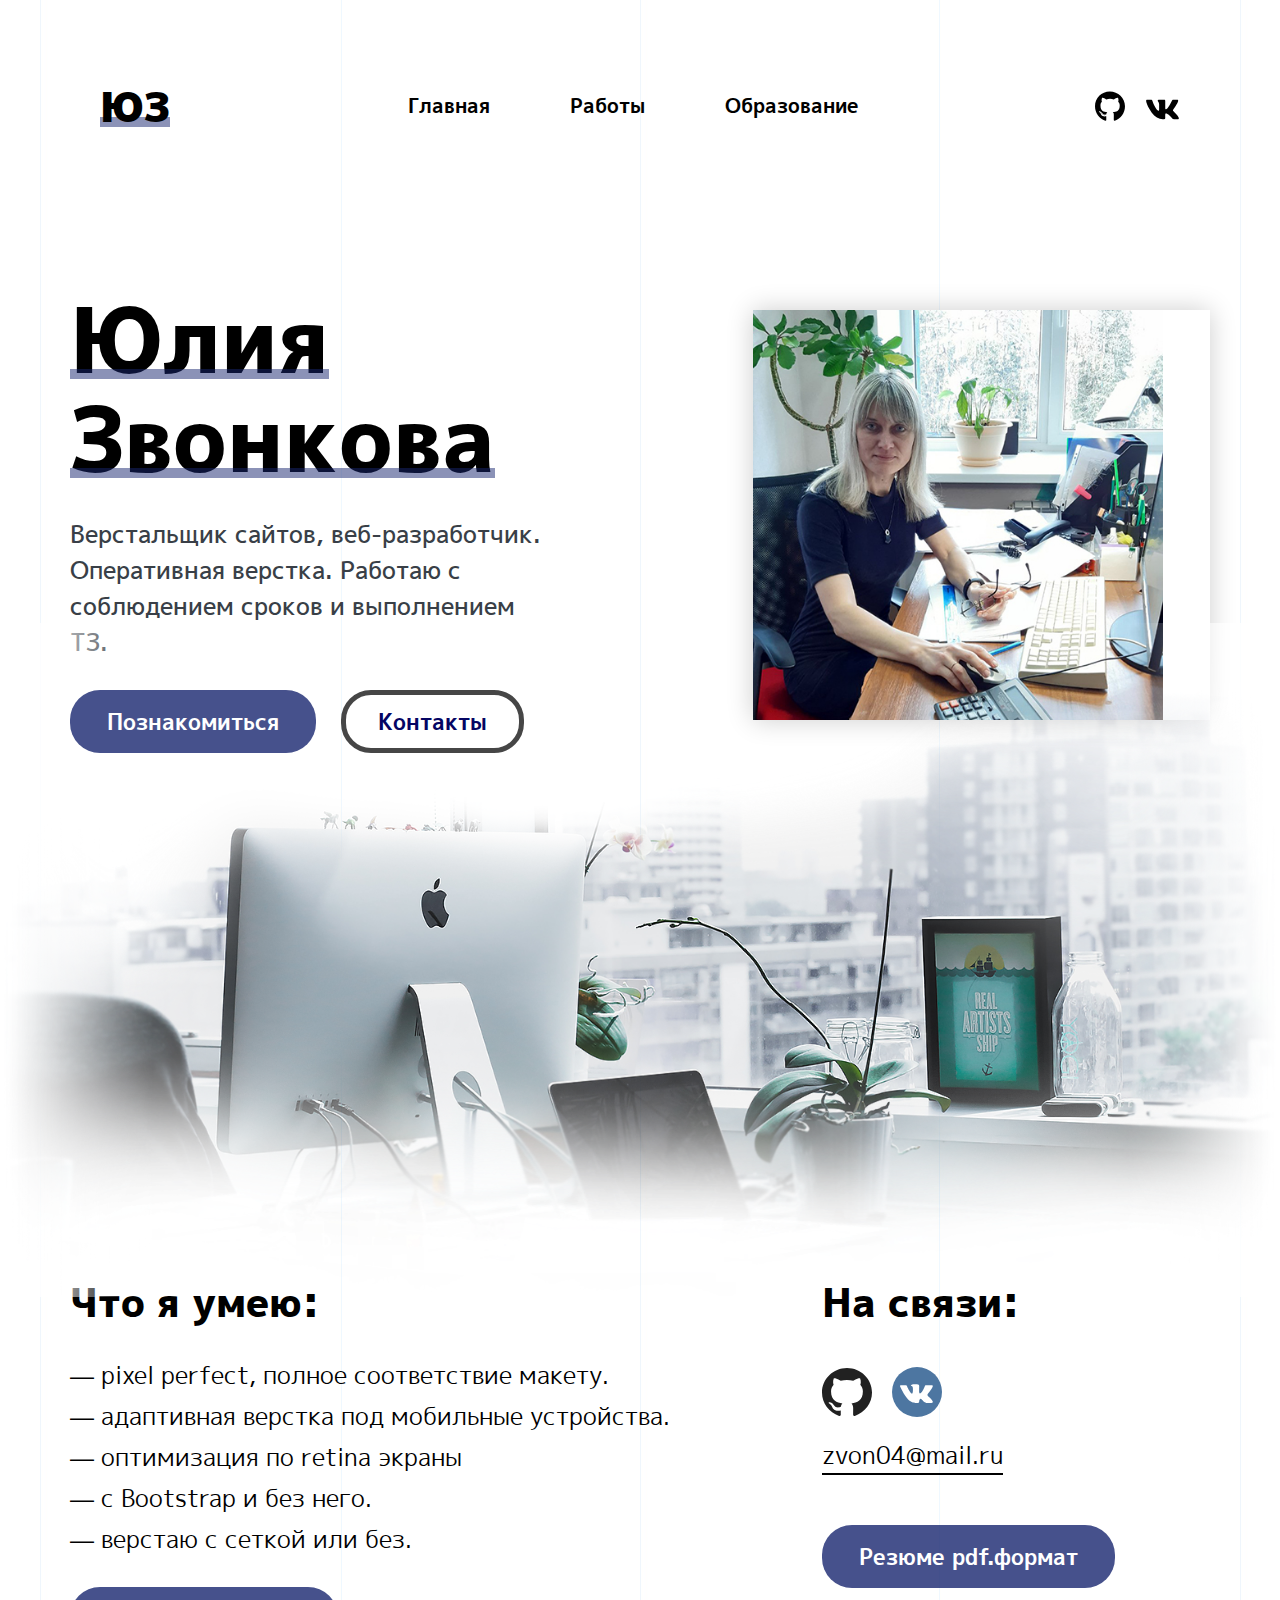
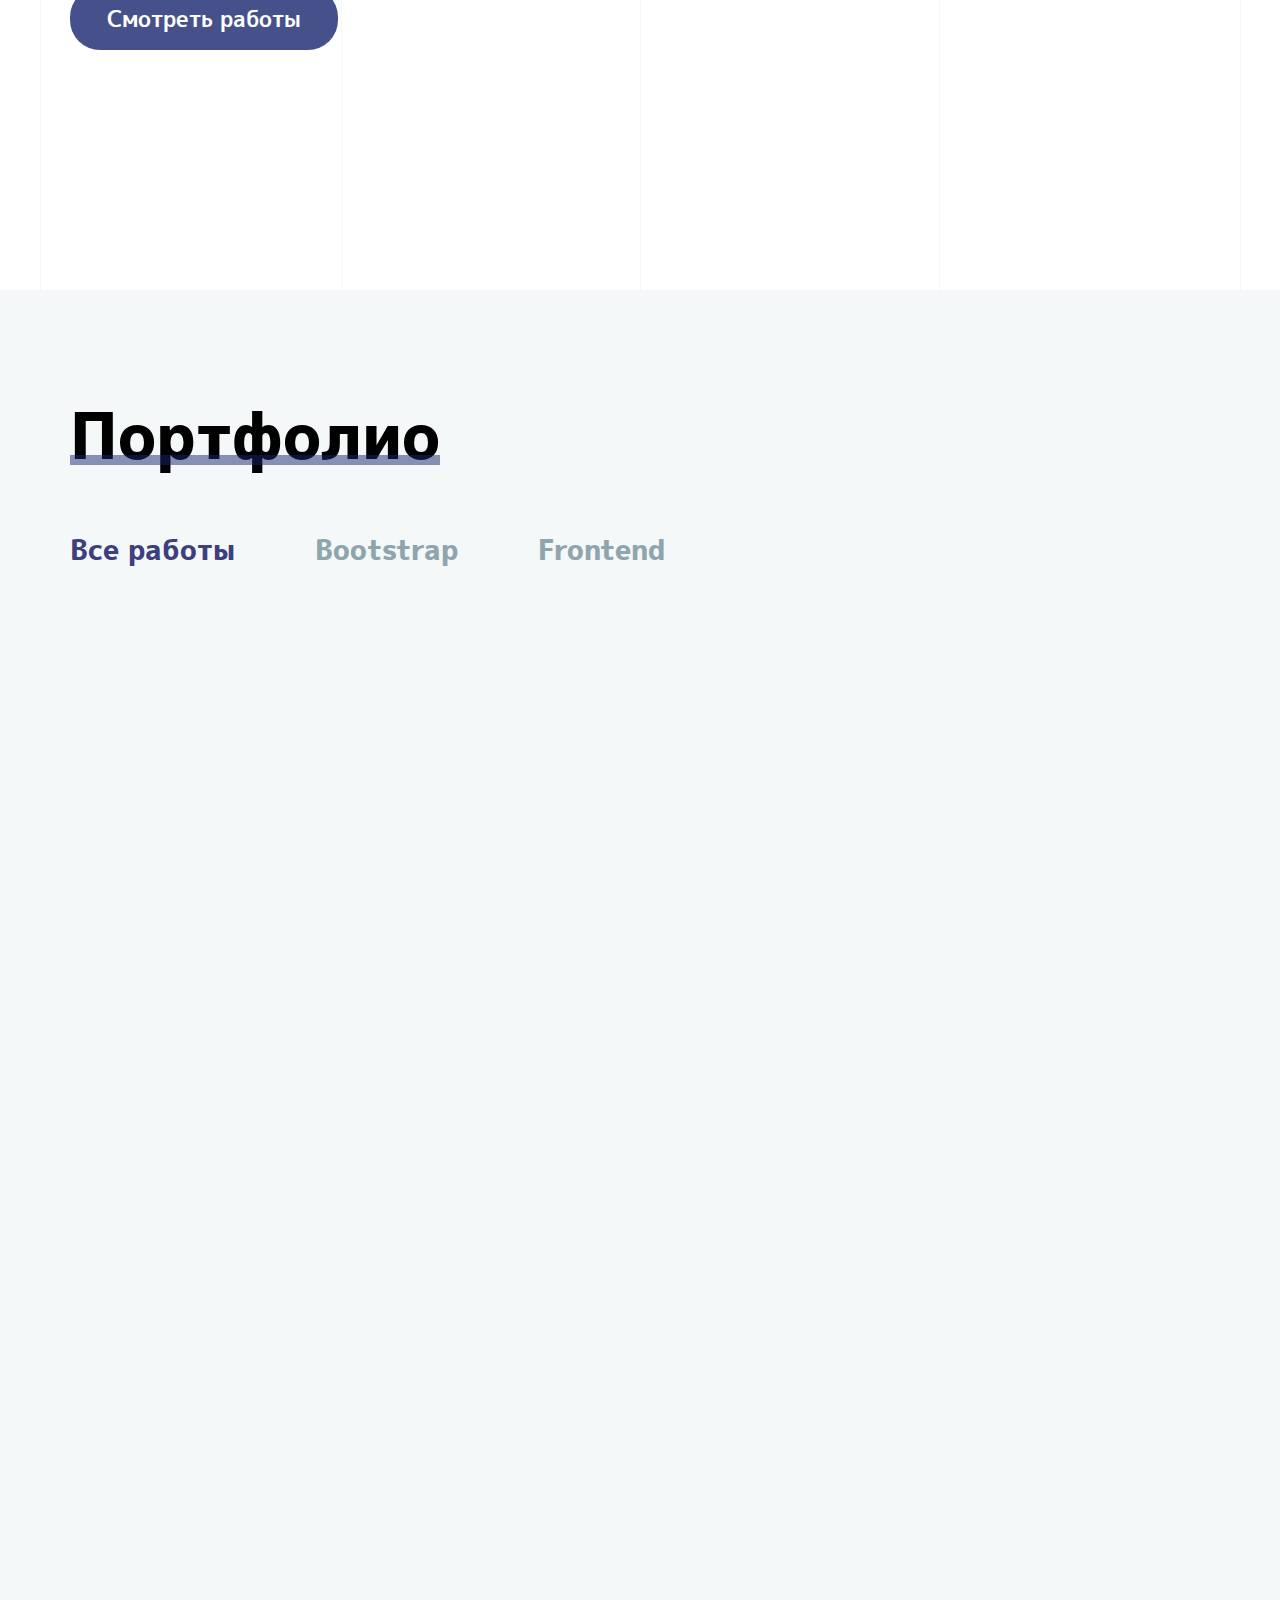
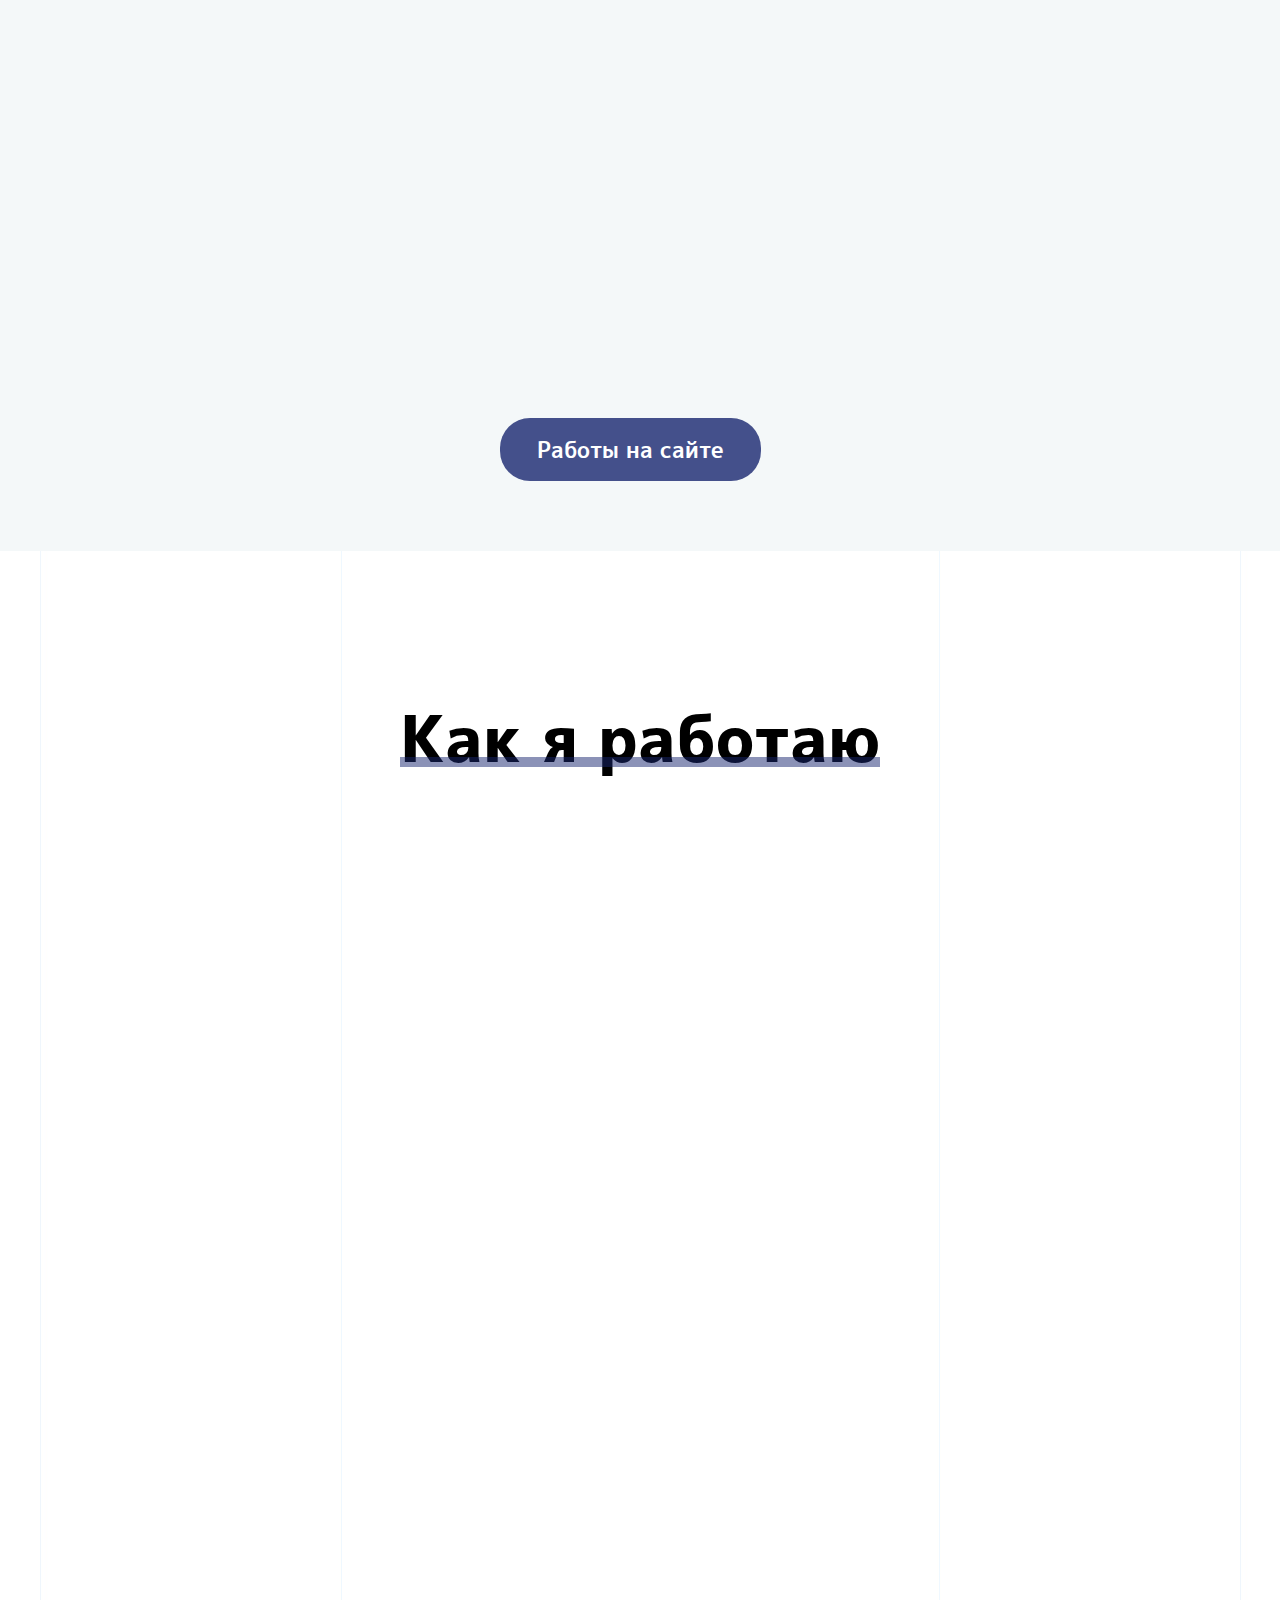
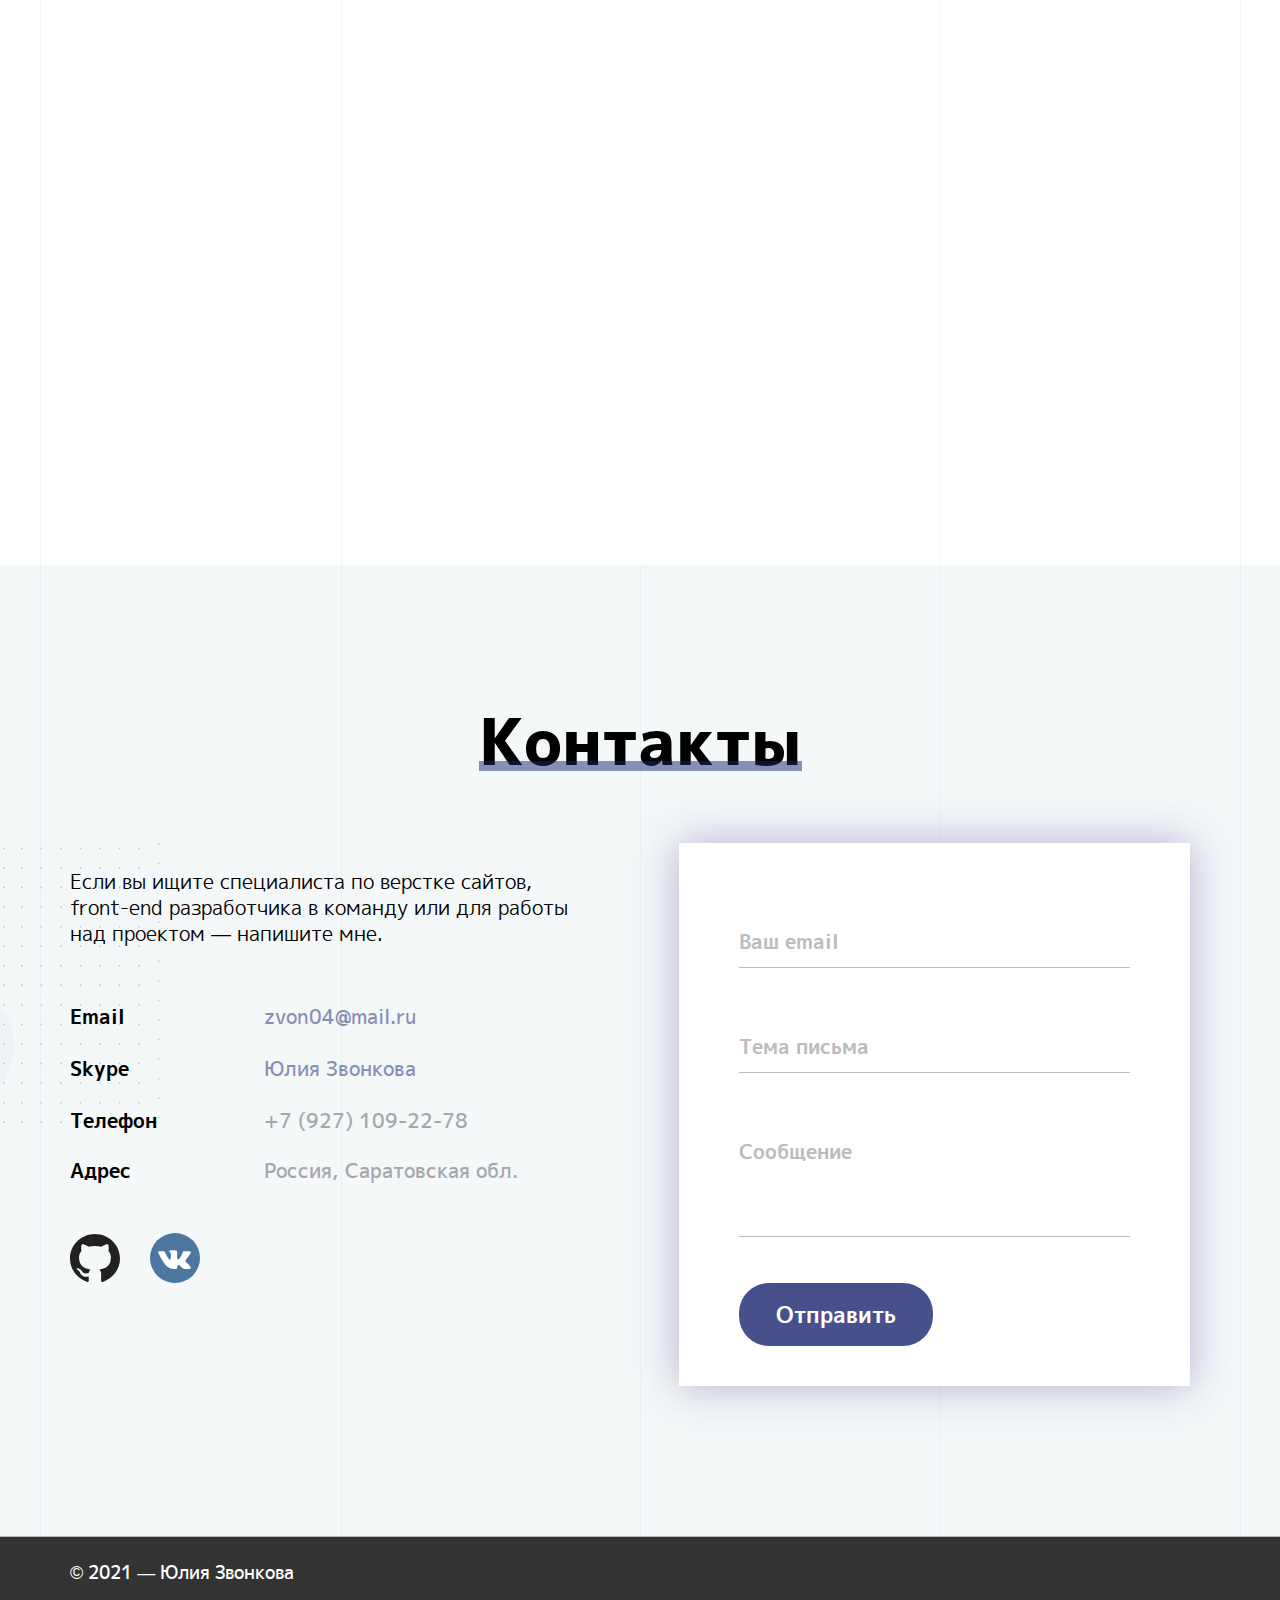
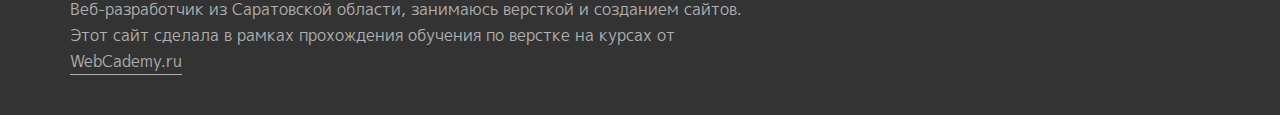
<file: docs/index.html>
<!DOCTYPE html>
<html lang="ru">
  <head>
    <meta charset="UTF-8" />
    <meta name="viewport" content="width=device-width, initial-scale=1.0" />

    <link rel="stylesheet" href="fonts/mplus1p/mplus1p.css" />
    <link href="https://unpkg.com/aos@2.3.1/dist/aos.css" rel="stylesheet" />
    <!--fancibox.css-->
    <link rel="stylesheet" href="libs/fancybox/jquery.fancybox.min.css" />
    <link
      rel="shortcut icon"
      href="img/img-header/favicon.png"
      type="image/x-icon"
    />
    <link rel="stylesheet" href="css/main.css" />

    <title>Мое резюме</title>
  </head>
  <body>
    <!-----overlay-->
    <div id="overlay"></div>
    <!-----//overlay-->
    <!-----мобильное меню-->
    <div class="mobile-menu">
      <div class="mobile-container">
        <a href="#" class="header-logo bottom-line"> ЮЗ</a>
        <nav class="header-nav-mobile">
          <a href="education.html" class="mobile-nav-link">Образование</a>
          <a href="works.html" class="mobile-nav-link">Работы</a>
          <a href="#contact-base" class="mobile-nav-link">Контакты</a>
        </nav>

        <nav class="icons icons-mobile">
          <a href="https://github.com/ulia41" target="blank" class="nav-icon github1">
            <svg
              enable-background="new 0 0 24 24"
              viewBox="0 0 24 24"
              xmlns="http://www.w3.org/2000/svg"
            >
              <path
                d="m12 .5c-6.63 0-12 5.28-12 11.792 0 5.211 3.438 9.63 8.205 11.188.6.111.82-.254.82-.567 0-.28-.01-1.022-.015-2.005-3.338.711-4.042-1.582-4.042-1.582-.546-1.361-1.335-1.725-1.335-1.725-1.087-.731.084-.716.084-.716 1.205.082 1.838 1.215 1.838 1.215 1.07 1.803 2.809 1.282 3.495.981.108-.763.417-1.282.76-1.577-2.665-.295-5.466-1.309-5.466-5.827 0-1.287.465-2.339 1.235-3.164-.135-.298-.54-1.497.105-3.121 0 0 1.005-.316 3.3 1.209.96-.262 1.98-.392 3-.398 1.02.006 2.04.136 3 .398 2.28-1.525 3.285-1.209 3.285-1.209.645 1.624.24 2.823.12 3.121.765.825 1.23 1.877 1.23 3.164 0 4.53-2.805 5.527-5.475 5.817.42.354.81 1.077.81 2.182 0 1.578-.015 2.846-.015 3.229 0 .309.21.678.825.56 4.801-1.548 8.236-5.97 8.236-11.173 0-6.512-5.373-11.792-12-11.792z"
              />
            </svg>
          </a>
          <!--<a href="#" class="nav-icon tele">
            <svg
              enable-background="new 0 0 24 24"
              height="50"
              viewBox="0 0 24 24"
              width="50"
              xmlns="http://www.w3.org/2000/svg"
            >
              <circle cx="12" cy="12" r="12" />
              <path
                d="m5.491 11.74 11.57-4.461c.537-.194 1.006.131.832.943l.001-.001-1.97 9.281c-.146.658-.537.818-1.084.508l-3-2.211-1.447 1.394c-.16.16-.295.295-.605.295l.213-3.053 5.56-5.023c.242-.213-.054-.333-.373-.121l-6.871 4.326-2.962-.924c-.643-.204-.657-.643.136-.953z"
                fill="#fff"
              />
            </svg>--->
          </a>
          <a href="https://vk.com/id66121201" target="blank" class="nav-icon wki">
            <svg
              version="1.1"
              xmlns="http://www.w3.org/2000/svg"
              xmlns:xlink="http://www.w3.org/1999/xlink"
              x="0px"
              y="0px"
              viewBox="0 0 112.196 112.196"
              style="enable-background: new 0 0 112.196 112.196"
              xml:space="preserve"
            >
              <g>
                <g>
                  <circle cx="56.098" cy="56.098" r="56.098" />
                </g>
                <path
                  style="fill-rule: evenodd; clip-rule: evenodd; fill: #ffffff"
                  d="M53.979,80.702h4.403c0,0,1.33-0.146,2.009-0.878
                c0.625-0.672,0.605-1.934,0.605-1.934s-0.086-5.908,2.656-6.778c2.703-0.857,6.174,5.71,9.853,8.235
                c2.782,1.911,4.896,1.492,4.896,1.492l9.837-0.137c0,0,5.146-0.317,2.706-4.363c-0.2-0.331-1.421-2.993-7.314-8.463
                c-6.168-5.725-5.342-4.799,2.088-14.702c4.525-6.031,6.334-9.713,5.769-11.29c-0.539-1.502-3.867-1.105-3.867-1.105l-11.076,0.069
                c0,0-0.821-0.112-1.43,0.252c-0.595,0.357-0.978,1.189-0.978,1.189s-1.753,4.667-4.091,8.636c-4.932,8.375-6.904,8.817-7.71,8.297
                c-1.875-1.212-1.407-4.869-1.407-7.467c0-8.116,1.231-11.5-2.397-12.376c-1.204-0.291-2.09-0.483-5.169-0.514
                c-3.952-0.041-7.297,0.012-9.191,0.94c-1.26,0.617-2.232,1.992-1.64,2.071c0.732,0.098,2.39,0.447,3.269,1.644
                c1.135,1.544,1.095,5.012,1.095,5.012s0.652,9.554-1.523,10.741c-1.493,0.814-3.541-0.848-7.938-8.446
                c-2.253-3.892-3.954-8.194-3.954-8.194s-0.328-0.804-0.913-1.234c-0.71-0.521-1.702-0.687-1.702-0.687l-10.525,0.069
                c0,0-1.58,0.044-2.16,0.731c-0.516,0.611-0.041,1.875-0.041,1.875s8.24,19.278,17.57,28.993
                C44.264,81.287,53.979,80.702,53.979,80.702L53.979,80.702z"
                />
              </g>
            </svg>
          </a>
         <!----- <a href="#" class="nav-icon fais">
            <svg
              version="1.1"
              xmlns="http://www.w3.org/2000/svg"
              xmlns:xlink="http://www.w3.org/1999/xlink"
              x="0px"
              y="0px"
              viewBox="0 0 291.319 291.319"
              style="enable-background: new 0 0 291.319 291.319"
              xml:space="preserve"
            >
              <g>
                <path
                  d="M145.659,0c80.45,0,145.66,65.219,145.66,145.66c0,80.45-65.21,145.659-145.66,145.659
S0,226.109,0,145.66C0,65.219,65.21,0,145.659,0z"
                />
                <path
                  style="fill: #ffffff"
                  d="M163.394,100.277h18.772v-27.73h-22.067v0.1c-26.738,0.947-32.218,15.977-32.701,31.763h-0.055
v13.847h-18.207v27.156h18.207v72.793h27.439v-72.793h22.477l4.342-27.156h-26.81v-8.366
C154.791,104.556,158.341,100.277,163.394,100.277z"
                />
              </g>
            </svg>
          </a>--->
        </nav>
        <a class="header-mail mail-info" href="mailto:zvon04@mail.ru">zvon04@mail.ru</a>
      </div>
    </div>
    <!-----//мобильное меню-->
    <header class="header">
      <div class="header-container">
        <a href="index.html" class="header-logo bottom-line"> ЮЗ</a>
        <nav class="header-nav">
          <a href="index.html" class="header-nav-link">Главная</a>
          <a href="works.html" class="header-nav-link">Работы</a>
          <a href="education.html" class="header-nav-link">Образование</a>
        </nav>
        <nav class="header-nav-icon">
          <!------ <a href="#" class="nav-icon-linkedin linkedin">
            <svg
              aria-hidden="true"
              focusable="false"
              data-prefix="fab"
              data-icon="linkedin-in"
              class="svg-inline--fa fa-linkedin-in fa-w-14"
              role="img"
              xmlns="http://www.w3.org/2000/svg"
              viewBox="0 0 448 512"
            >
              <path
                d="M100.28 448H7.4V148.9h92.88zM53.79 108.1C24.09 108.1 0 83.5 0 53.8a53.79 53.79 0 0 1 107.58 0c0 29.7-24.1 54.3-53.79 54.3zM447.9 448h-92.68V302.4c0-34.7-.7-79.2-48.29-79.2-48.29 0-55.69 37.7-55.69 76.7V448h-92.78V148.9h89.08v40.8h1.3c12.4-23.5 42.69-48.3 87.88-48.3 94 0 111.28 61.9 111.28 142.3V448z"
              ></path>
            </svg>
          </a>---->
          <a href="https://github.com/ulia41" target="blank" class="nav-icon-github github">
            <svg
              aria-hidden="true"
              focusable="false"
              data-prefix="fab"
              data-icon="github"
              class="svg-inline--fa fa-github fa-w-16"
              role="img"
              xmlns="http://www.w3.org/2000/svg"
              viewBox="0 0 496 512"
            >
              <path
                d="M165.9 397.4c0 2-2.3 3.6-5.2 3.6-3.3.3-5.6-1.3-5.6-3.6 0-2 2.3-3.6 5.2-3.6 3-.3 5.6 1.3 5.6 3.6zm-31.1-4.5c-.7 2 1.3 4.3 4.3 4.9 2.6 1 5.6 0 6.2-2s-1.3-4.3-4.3-5.2c-2.6-.7-5.5.3-6.2 2.3zm44.2-1.7c-2.9.7-4.9 2.6-4.6 4.9.3 2 2.9 3.3 5.9 2.6 2.9-.7 4.9-2.6 4.6-4.6-.3-1.9-3-3.2-5.9-2.9zM244.8 8C106.1 8 0 113.3 0 252c0 110.9 69.8 205.8 169.5 239.2 12.8 2.3 17.3-5.6 17.3-12.1 0-6.2-.3-40.4-.3-61.4 0 0-70 15-84.7-29.8 0 0-11.4-29.1-27.8-36.6 0 0-22.9-15.7 1.6-15.4 0 0 24.9 2 38.6 25.8 21.9 38.6 58.6 27.5 72.9 20.9 2.3-16 8.8-27.1 16-33.7-55.9-6.2-112.3-14.3-112.3-110.5 0-27.5 7.6-41.3 23.6-58.9-2.6-6.5-11.1-33.3 2.6-67.9 20.9-6.5 69 27 69 27 20-5.6 41.5-8.5 62.8-8.5s42.8 2.9 62.8 8.5c0 0 48.1-33.6 69-27 13.7 34.7 5.2 61.4 2.6 67.9 16 17.7 25.8 31.5 25.8 58.9 0 96.5-58.9 104.2-114.8 110.5 9.2 7.9 17 22.9 17 46.4 0 33.7-.3 75.4-.3 83.6 0 6.5 4.6 14.4 17.3 12.1C428.2 457.8 496 362.9 496 252 496 113.3 383.5 8 244.8 8zM97.2 352.9c-1.3 1-1 3.3.7 5.2 1.6 1.6 3.9 2.3 5.2 1 1.3-1 1-3.3-.7-5.2-1.6-1.6-3.9-2.3-5.2-1zm-10.8-8.1c-.7 1.3.3 2.9 2.3 3.9 1.6 1 3.6.7 4.3-.7.7-1.3-.3-2.9-2.3-3.9-2-.6-3.6-.3-4.3.7zm32.4 35.6c-1.6 1.3-1 4.3 1.3 6.2 2.3 2.3 5.2 2.6 6.5 1 1.3-1.3.7-4.3-1.3-6.2-2.2-2.3-5.2-2.6-6.5-1zm-11.4-14.7c-1.6 1-1.6 3.6 0 5.9 1.6 2.3 4.3 3.3 5.6 2.3 1.6-1.3 1.6-3.9 0-6.2-1.4-2.3-4-3.3-5.6-2z"
              ></path>
            </svg>
          </a>
          <a href="https://vk.com/id66121201" target="blank" class="nav-icon-vk vk">
            <svg
              aria-hidden="true"
              focusable="false"
              data-prefix="fab"
              data-icon="vk"
              class="svg-inline--fa fa-vk fa-w-18"
              role="img"
              xmlns="http://www.w3.org/2000/svg"
              viewBox="0 0 576 512"
            >
              <path
                d="M545 117.7c3.7-12.5 0-21.7-17.8-21.7h-58.9c-15 0-21.9 7.9-25.6 16.7 0 0-30 73.1-72.4 120.5-13.7 13.7-20 18.1-27.5 18.1-3.7 0-9.4-4.4-9.4-16.9V117.7c0-15-4.2-21.7-16.6-21.7h-92.6c-9.4 0-15 7-15 13.5 0 14.2 21.2 17.5 23.4 57.5v86.8c0 19-3.4 22.5-10.9 22.5-20 0-68.6-73.4-97.4-157.4-5.8-16.3-11.5-22.9-26.6-22.9H38.8c-16.8 0-20.2 7.9-20.2 16.7 0 15.6 20 93.1 93.1 195.5C160.4 378.1 229 416 291.4 416c37.5 0 42.1-8.4 42.1-22.9 0-66.8-3.4-73.1 15.4-73.1 8.7 0 23.7 4.4 58.7 38.1 40 40 46.6 57.9 69 57.9h58.9c16.8 0 25.3-8.4 20.4-25-11.2-34.9-86.9-106.7-90.3-111.5-8.7-11.2-6.2-16.2 0-26.2.1-.1 72-101.3 79.4-135.6z"
              ></path>
            </svg>
          </a>
        </nav>
        <div class="header-burger">
          <span></span>
        </div>
      </div>
      <div class="container">
        <div class="wrapper">
          <div class="header-content">
            <h1 class="header1">
              <span class="bottom-line">Юлия</span>
              <br />
              <span class="bottom-line"> Звонкова </span>
            </h1>
            <div class="header-paragraph">
              <p class="paragraph">
                Верстальщик сайтов, веб-разработчик. Оперативная верстка.
                Работаю с соблюдением сроков и выполнением ТЗ.
              </p>
            </div>
            <div class="header-buttom">
              <a class="buttom buttom-one" href="#tame-line"
                >Познакомиться</a
              >
              <a class="buttom buttom-two" href="#contact-base">Контакты</a>
            </div>
          </div>
          <div class="header-foto">
            <img class="foto" src="img/img-header/bg.jpg" alt="фото" />
          </div>
        </div>
      </div>
      <div class="header-BG">
        <img src="img/img-header/BG_02.png" alt="картинка с компом" />
      </div>
      <div class="container" id="tame-line">
        <div class="wrapper wrapper2">
          <div class="header-content">
            <h3 class="header3">Что я умею:</h3>
            <ul class="header-skills">
              <li class="header-skills-list">
                <span class="t">—</span> pixel perfect, полное соответствие
                макету.
              </li>
              <li class="header-skills-list">
                <span class="t"> — </span> адаптивная верстка под мобильные
                устройства.
              </li>
              <li class="header-skills-list">
                <span class="t">—</span> оптимизация по retina экраны
              </li>
              <li class="header-skills-list">
                <span class="t">—</span> с Bootstrap и без него.
              </li>
              <li class="header-skills-list">
                <span class="t">—</span> верстаю с сеткой или без.
              </li>
            </ul>
            <div class="header-buttom">
              <a class="buttom buttom-one" href="#portfolio">Смотреть работы</a>
            </div>
          </div>

          <div class="header-content skills">
            <h3 class="header3">На связи:</h3>
            <nav class="icons">
              <a href="https://github.com/ulia41" target="blank" class="nav-icon github1">
                <svg
                  enable-background="new 0 0 24 24"
                  viewBox="0 0 24 24"
                  xmlns="http://www.w3.org/2000/svg"
                >
                  <path
                    d="m12 .5c-6.63 0-12 5.28-12 11.792 0 5.211 3.438 9.63 8.205 11.188.6.111.82-.254.82-.567 0-.28-.01-1.022-.015-2.005-3.338.711-4.042-1.582-4.042-1.582-.546-1.361-1.335-1.725-1.335-1.725-1.087-.731.084-.716.084-.716 1.205.082 1.838 1.215 1.838 1.215 1.07 1.803 2.809 1.282 3.495.981.108-.763.417-1.282.76-1.577-2.665-.295-5.466-1.309-5.466-5.827 0-1.287.465-2.339 1.235-3.164-.135-.298-.54-1.497.105-3.121 0 0 1.005-.316 3.3 1.209.96-.262 1.98-.392 3-.398 1.02.006 2.04.136 3 .398 2.28-1.525 3.285-1.209 3.285-1.209.645 1.624.24 2.823.12 3.121.765.825 1.23 1.877 1.23 3.164 0 4.53-2.805 5.527-5.475 5.817.42.354.81 1.077.81 2.182 0 1.578-.015 2.846-.015 3.229 0 .309.21.678.825.56 4.801-1.548 8.236-5.97 8.236-11.173 0-6.512-5.373-11.792-12-11.792z"
                  />
                </svg>
              </a>
              <!--<a href="#" class="nav-icon tele">
                <svg
                  enable-background="new 0 0 24 24"
                  height="50"
                  viewBox="0 0 24 24"
                  width="50"
                  xmlns="http://www.w3.org/2000/svg"
                >
                  <circle cx="12" cy="12" r="12" />
                  <path
                    d="m5.491 11.74 11.57-4.461c.537-.194 1.006.131.832.943l.001-.001-1.97 9.281c-.146.658-.537.818-1.084.508l-3-2.211-1.447 1.394c-.16.16-.295.295-.605.295l.213-3.053 5.56-5.023c.242-.213-.054-.333-.373-.121l-6.871 4.326-2.962-.924c-.643-.204-.657-.643.136-.953z"
                    fill="#fff"
                  />
                </svg>
              </a>---->
              <a href="https://vk.com/id66121201" target="blank" class="nav-icon wki">
                <svg
                  version="1.1"
                  xmlns="http://www.w3.org/2000/svg"
                  xmlns:xlink="http://www.w3.org/1999/xlink"
                  x="0px"
                  y="0px"
                  viewBox="0 0 112.196 112.196"
                  style="enable-background: new 0 0 112.196 112.196"
                  xml:space="preserve"
                >
                  <g>
                    <g>
                      <circle cx="56.098" cy="56.098" r="56.098" />
                    </g>
                    <path
                      style="
                        fill-rule: evenodd;
                        clip-rule: evenodd;
                        fill: #ffffff;
                      "
                      d="M53.979,80.702h4.403c0,0,1.33-0.146,2.009-0.878
                    c0.625-0.672,0.605-1.934,0.605-1.934s-0.086-5.908,2.656-6.778c2.703-0.857,6.174,5.71,9.853,8.235
                    c2.782,1.911,4.896,1.492,4.896,1.492l9.837-0.137c0,0,5.146-0.317,2.706-4.363c-0.2-0.331-1.421-2.993-7.314-8.463
                    c-6.168-5.725-5.342-4.799,2.088-14.702c4.525-6.031,6.334-9.713,5.769-11.29c-0.539-1.502-3.867-1.105-3.867-1.105l-11.076,0.069
                    c0,0-0.821-0.112-1.43,0.252c-0.595,0.357-0.978,1.189-0.978,1.189s-1.753,4.667-4.091,8.636c-4.932,8.375-6.904,8.817-7.71,8.297
                    c-1.875-1.212-1.407-4.869-1.407-7.467c0-8.116,1.231-11.5-2.397-12.376c-1.204-0.291-2.09-0.483-5.169-0.514
                    c-3.952-0.041-7.297,0.012-9.191,0.94c-1.26,0.617-2.232,1.992-1.64,2.071c0.732,0.098,2.39,0.447,3.269,1.644
                    c1.135,1.544,1.095,5.012,1.095,5.012s0.652,9.554-1.523,10.741c-1.493,0.814-3.541-0.848-7.938-8.446
                    c-2.253-3.892-3.954-8.194-3.954-8.194s-0.328-0.804-0.913-1.234c-0.71-0.521-1.702-0.687-1.702-0.687l-10.525,0.069
                    c0,0-1.58,0.044-2.16,0.731c-0.516,0.611-0.041,1.875-0.041,1.875s8.24,19.278,17.57,28.993
                    C44.264,81.287,53.979,80.702,53.979,80.702L53.979,80.702z"
                    />
                  </g>
                </svg>
              </a>
              <!---<a href="#" class="nav-icon fais">
                <svg
                  version="1.1"
                  xmlns="http://www.w3.org/2000/svg"
                  xmlns:xlink="http://www.w3.org/1999/xlink"
                  x="0px"
                  y="0px"
                  viewBox="0 0 291.319 291.319"
                  style="enable-background: new 0 0 291.319 291.319"
                  xml:space="preserve"
                >
                  <g>
                    <path
                      d="M145.659,0c80.45,0,145.66,65.219,145.66,145.66c0,80.45-65.21,145.659-145.66,145.659
		S0,226.109,0,145.66C0,65.219,65.21,0,145.659,0z"
                    />
                    <path
                      style="fill: #ffffff"
                      d="M163.394,100.277h18.772v-27.73h-22.067v0.1c-26.738,0.947-32.218,15.977-32.701,31.763h-0.055
		v13.847h-18.207v27.156h18.207v72.793h27.439v-72.793h22.477l4.342-27.156h-26.81v-8.366
		C154.791,104.556,158.341,100.277,163.394,100.277z"
                    />
                  </g>
                </svg>
              </a>--->
            </nav>
            <a class="header-mail" href="mailto:zvon04@mail.ru">zvon04@mail.ru</a>
            <div class="header-buttom">
              <a class="buttom buttom-one" href="img/Юлия Звонкова-верстальщик.pdf" target="blank">Резюме pdf.формат</a>
            </div>
          </div>
        </div>
      </div>
    </header>

    <main class="main">
      <section id="portfolio" class="portfolio">
        <div class="container">
          <h2 class="header2 bottom-line">Портфолио</h2>

          <div class="portfolio-wrapper">
            <div class="portfolio-bloks-choice">
              <button
                type="button"
                class="portfolio-choice control-active"
                data-filter="all"
              >
                Все работы
              </button>
              <button type="button" class="portfolio-choice" data-filter=".bt">
                Bootstrap
              </button>
             
              <button type="button" class="portfolio-choice" data-filter=".ft">
                Frontend
              </button>
            </div>
            <!---Верстка карточек с работами-->
            <div id="portfolio-works">
              <a
                data-fancybox="main-works"
                target="blank"
                href="img/img-works/diplom.jpg"
                class="portfolio-card portfolio-img-card-big mix ft"
                data-aos="zoom-out"
               
              >
                <div class="portfolio-img-card big">
                  <span class="button-hover">Смотреть проект</span>
                  <img
                    class="foto"
                    src="img/img-portfolio/ioga.jpg"
                    alt="йога"
                  />
                </div>
                <div class="portfolio-title">
                  <h4 class="header4 header4-big">Верстка страницы Тренд</h4>
                  <p class="description">Лендинг "Тренд этого лета".</p>
                </div>
              </a>
              <a
                data-fancybox="main-works"
                href="img/img-works/rezume.jpg"
                class="portfolio-card portfolio-img-card-big mix ft"
                data-aos="zoom-out"
               
              >
                <div class="portfolio-img-card big">
                  <span class="button-hover">Смотреть проект</span>
                  <img
                    class="foto"
                    src="img/img-portfolio/portfolio.jpg"
                    alt="портфолио"
                  />
                </div>
                <div class="portfolio-title">
                  <h4 class="header4 header4-big">Верстка сайта"Мое Резюме"</h4>
                  <p class="description">Многостраничный проект.</p>
                </div></a
              >
              <a
                data-fancybox="main-works"
                href="img/img-works/forest.jpg"
                class="portfolio-card mix ft"
                data-aos="zoom-out"
                
              >
                <div class="portfolio-img-card">
                  <span class="button-hover">Смотреть проект</span>
                  <img
                    class="foto"
                    src="img/img-portfolio/trevel.jpg"
                    alt="тревел"
                  />
                </div>
                <div class="portfolio-title">
                  <h4 class="header4">Верстка проекта Тревел</h4>
                  <p class="description">Многостраничный проект.</p>
                </div></a
              >
              <a
                data-fancybox="main-works"
                href="img/img-works/game.png"
                class="portfolio-card mix ft"
                data-aos="zoom-out"
                
              >
                <div class="portfolio-img-card">
                  <span class="button-hover">Смотреть проект</span>
                  <img
                    class="foto"
                    src="img/img-works/game.png"
                    alt="спорт"
                  />
                </div>
                <div class="portfolio-title">
                  <h4 class="header4">Верстка игры</h4>
                  <p class="description">Верстка игры крестики-нолики</p>
                </div></a
              >
              <a
                data-fancybox="main-works"
                href="img/img-works/Motobike-card.png"
                class="portfolio-card mix ft"
                data-aos="zoom-out"
                
              >
                <div class="portfolio-img-card">
                  <span class="button-hover">Смотреть проект</span>
                  <img
                    class="foto"
                    src="img/img-portfolio/moto.jpg"
                    alt="мото"
                  />
                </div>
                <div class="portfolio-title">
                  <h4 class="header4">Карточки с ценой</h4>
                  <p class="description">Верстка лендинга</p>
                </div></a
              >
              <a
                data-fancybox="main-works"
                href="img/img-works/unit.jpg"
                class="portfolio-card mix bt"
                data-aos="zoom-out"
                
              >
                <div class="portfolio-img-card">
                  <span class="button-hover">Смотреть проект</span>
                  <img
                    class="foto"
                    src="img/img-portfolio/unit.jpg"
                    alt="юнит"
                  />
                </div>
                <div class="portfolio-title">
                  <h4 class="header4">Верстка проекта Юнит</h4>
                  <p class="description">Страница проекта.</p>
                </div></a
              >
              <a
                data-fancybox="main-works"
                href="img/img-works/kart.jpg"
                class="portfolio-card mix bt"
                data-aos="zoom-out"
               
              >
                <div class="portfolio-img-card">
                  <span class="button-hover">Смотреть проект</span>
                  <img
                    class="foto"
                    src="img/img-portfolio/kart.jpg"
                    alt="карточка"
                  />
                </div>
                <div class="portfolio-title">
                  <h4 class="header4">Карточка</h4>
                  <p class="description">Лендинг</p>
                </div></a
              >
            </div>
            <!---//Верстка карточек с работами-->
            <div class="header-buttom df">
              <a class="buttom buttom-one" href="works.html">Работы на сайте </a>
            </div>
          </div>
        </div>
      </section>

      <section class="tameline" >
        <div class="container">
          <div class="wrapper-title">
            <h2 class="header2 bottom-line">Как я работаю</h2>
          </div>
          <div class="wrapper-tameline">
            <div
              class="tameline-block"
              data-aos="fade-up-right"
              data-aos-delay="300"
            >
              <div class="tameline-block-icon">
                <svg
                  class="item-icon layout"
                  data-name="Layer 2"
                  xmlns="http://www.w3.org/2000/svg"
                  viewBox="0 0 32 32"
                >
                  <defs><style></style></defs>
                  <title>layers</title>
                  <path
                    class="cls-1"
                    d="M16.34,27.89a.83.83,0,0,1-.68,0L3.15,22.28,1.52,23a.91.91,0,0,0,0,1.65L15.66,31a.83.83,0,0,0,.68,0l14.14-6.35a.91.91,0,0,0,0-1.65l-1.62-.73Zm0-7.94a.83.83,0,0,1-.68,0L3.31,14.41l-1.79.8a.91.91,0,0,0,0,1.65l14.14,6.35a.83.83,0,0,0,.68,0l14.14-6.35a.91.91,0,0,0,0-1.65l-1.79-.8ZM30.48,9.07a.91.91,0,0,0,0-1.65L16.34,1.07a.83.83,0,0,0-.68,0L1.52,7.42a.91.91,0,0,0,0,1.65l14.14,6.35a.83.83,0,0,0,.68,0Z"
                  />
                </svg>
              </div>

              <div class="tameline-block-text">
                <h4 class="header4 bottom-line">Оцениваю макет</h4>
                <p class="tameline-block-text-paragraf">
                  Оцениваю объем работы, сложность, нюансы. Задаю вопросы.
                </p>
                <p class="tameline-block-text-paragraf text-paragraf">
                  Время: 2 - 4 часа
                </p>
              </div>
            </div>

            <div
              class="tameline-block"
              data-aos="fade-up-left"
              data-aos-delay="300"
            >
              <div class="tameline-block-icon">
                <svg
                  class="item-icon chart"
                  xmlns="http://www.w3.org/2000/svg"
                  viewBox="0 0 32 32"
                >
                  <defs><style></style></defs>
                  <title>presentation-chart</title>
                  <g data-name="Layer 2">
                    <path
                      class="cls-1"
                      d="M21.47,28.32l-4-2.21s0-.07,0-.11V25h-3v1s0,.07,0,.11l-4,2.21A1.5,1.5,0,0,0,12,30.94l4-2.23,4,2.23a1.5,1.5,0,0,0,1.46-2.62ZM3,21a2,2,0,0,0,2,2H27a2,2,0,0,0,2-2V7H3Zm4.94-6.06,3-3a1.5,1.5,0,0,1,2.12,0L17,15.88l4.94-4.94a1.5,1.5,0,0,1,2.12,2.12l-6,6a1.5,1.5,0,0,1-2.12,0L12,15.12l-1.94,1.94a1.5,1.5,0,1,1-2.12-2.12ZM30.72,1.74A1.36,1.36,0,0,0,29.51,1h-27a1.36,1.36,0,0,0-1.21.74,3,3,0,0,0,0,2.52A1.36,1.36,0,0,0,2.49,5h27a1.36,1.36,0,0,0,1.21-.74A3,3,0,0,0,30.72,1.74Z"
                    />
                  </g>
                </svg>
              </div>

              <div class="tameline-block-text">
                <h4 class="header4 bottom-line">ТЗ, смета и график работ</h4>
                <p class="tameline-block-text-paragraf">
                  Согласовываем техническое задание и график работ по проекту.
                  Осмечиваю стоимость по этапам работы.
                </p>
                <p class="tameline-block-text-paragraf text-paragraf">
                  Время: 2 - 4 часа
                </p>
              </div>
            </div>

            <div
              class="tameline-block"
              data-aos="fade-up-right"
              data-aos-delay="300"
            >
              <div class="tameline-block-icon">
                <svg
                  class="item-icon day"
                  xmlns="http://www.w3.org/2000/svg"
                  viewBox="0 0 32 32"
                >
                  <defs><style></style></defs>
                  <title>24-hours</title>
                  <g data-name="Layer 2">
                    <path
                      class="cls-1"
                      d="M26.36,9.79l-3.21,2.38A9.16,9.16,0,1,1,16,8.66h0v2.06c0,.55.37.75.83.45l6.38-4.25a.62.62,0,0,0,0-1.11L16.79,1.55c-.46-.31-.83-.1-.83.45V4.66h0A13.22,13.22,0,1,0,26.36,9.79ZM12,18.29c-.58.52-1.2,1-1.8,1.49-1.46,1.21-1.09,2.34.47,2.41h3.94c1.44-.07,1.42-1.86-.07-1.86l-2.16,0c.27-.21.56-.42.83-.64,1.23-1,2.32-2.13,2.32-3.59a2.8,2.8,0,0,0-3.05-2.75c-3.1,0-3.91,3.67-2.08,3.67,1.39,0,.69-1.74,2-1.74a.85.85,0,0,1,.88.9A3,3,0,0,1,12,18.29ZM19.55,22a1.06,1.06,0,0,0,1.61-.14,1.36,1.36,0,0,0,.21-.83v-.55a1.77,1.77,0,0,0,.76-.1.78.78,0,0,0,.48-.74.81.81,0,0,0-.51-.77,1.93,1.93,0,0,0-.72-.09V14.7a1.19,1.19,0,0,0-1.27-1.3A1.24,1.24,0,0,0,19,14l-2.83,3.91c-.72,1-.75,2.58.6,2.58h2.47V21A1.22,1.22,0,0,0,19.55,22Zm-1.91-3.21L19.43,16c0,.45-.06.89-.09,1.34s0,.94-.05,1.42Z"
                    />
                  </g>
                </svg>
              </div>

              <div class="tameline-block-text">
                <h4 class="header4 bottom-line">Вы держите руку на пульсе</h4>
                <p class="tameline-block-text-paragraf">
                  Выдаю клиенту доступ к GitHub репозиторию и доске Trello. Вы в
                  любое время можете видеть актуальное состояние проекта и
                  задач.
                </p>
                <p class="tameline-block-text-paragraf text-paragraf">
                  Время: 2 часа
                </p>
              </div>
            </div>

            <div
              class="tameline-block"
              data-aos="fade-up-left"
              data-aos-delay="300"
            >
              <div class="tameline-block-icon">
                <svg
                  class="item-icon stage"
                  data-name="Layer 2"
                  xmlns="http://www.w3.org/2000/svg"
                  viewBox="0 0 32 32"
                >
                  <defs><style></style></defs>
                  <title>code-alt</title>
                  <path
                    class="cls-1"
                    d="M9.63,13.76A2.4,2.4,0,1,0,7.17,9.64a18.24,18.24,0,0,0-5.62,5.62,2.4,2.4,0,0,0,0,2.47,18.24,18.24,0,0,0,5.62,5.62,2.4,2.4,0,1,0,2.47-4.12,14.12,14.12,0,0,1-3.08-2.73A12.4,12.4,0,0,1,9.63,13.76Zm20.82,1.51a18.24,18.24,0,0,0-5.62-5.62,2.4,2.4,0,1,0-2.47,4.12,14.12,14.12,0,0,1,3.08,2.73,12.4,12.4,0,0,1-3.08,2.76,2.4,2.4,0,1,0,2.47,4.12,18.24,18.24,0,0,0,5.62-5.62A2.4,2.4,0,0,0,30.46,15.26ZM16.55,5l-5,21a2,2,0,0,0,3.89.93l5-21A2,2,0,0,0,16.55,5Z"
                  />
                </svg>
              </div>

              <div class="tameline-block-text">
                <h4 class="header4 bottom-line">Выполняю каждый этап</h4>
                <p class="tameline-block-text-paragraf">
                  Поочередно выполняю каждый этап работы. Передаю результаты.
                  Заказчик производит поэтапную оплату.
                </p>
                <p class="tameline-block-text-paragraf text-paragraf">
                  Время: 2 - 4 часа
                </p>
              </div>
            </div>

            <div
              class="tameline-block"
              data-aos="fade-up-right"
              data-aos-delay="300"
            >
              <div class="tameline-block-icon">
                <svg
                  class="item-icon final"
                  xmlns="http://www.w3.org/2000/svg"
                  viewBox="0 0 32 32"
                >
                  <defs><style></style></defs>
                  <title>diamond</title>
                  <g data-name="Layer 2">
                    <path
                      class="cls-1"
                      d="M30.84,10.75l-6.11-7A2.52,2.52,0,0,0,23.07,3h-14a2.55,2.55,0,0,0-1.67.75l-6.24,7a1.22,1.22,0,0,0,0,1.52L15.37,29.73a.78.78,0,0,0,1.26,0L30.87,12.27A1.23,1.23,0,0,0,30.84,10.75ZM10.31,13l1.89,8.09L5.59,13Zm6.63-7,1.43,4H13.63l1.43-4Zm1.67,7L16,24.18,13.39,13Zm3.08,0H26.4l-6.6,8.09Zm4.51-3H21.56L20.13,6h2.58ZM9.41,6h2.46l-1.43,4H5.85Z"
                    />
                  </g>
                </svg>
              </div>

              <div class="tameline-block-text">
                <h4 class="header4 bottom-line">Финальное ревью проекта</h4>
                <p class="tameline-block-text-paragraf">
                  Проект готов. Финальное ревью и полировка до идеального
                  состояния. Передаю файлы проекта, заливаю сайт на хостинг
                  заказчика.
                </p>
                <p class="tameline-block-text-paragraf text-paragraf">
                  Время: 2 - 4 часа
                </p>
              </div>
            </div>
          </div>
        </div>
      </section>

      <section id="contact-base" class="contacts">
        <div class="container">
          <div class="wrapper-title">
            <h2 class="header2 bottom-line">Контакты</h2>
          </div>

          <div class="wrapper">
            <div class="contacts-content">
              <div class="contact-icon"></div>
              <p class="contact-paragraf">
                Если вы ищите специалиста по верстке сайтов, front-end
                разработчика в команду или для работы над проектом — напишите
                мне.
              </p>
              <ul>
                <li class="contact-list">
                  <span>Email </span>
                  <a class="contact-link" href="mailto:zvon04@mail.ru">zvon04@mail.ru</a>
                </li>
                <li class="contact-list">
                  <span>Skype</span>
                  <a class="contact-link" href="skype:https://join.skype.com/invite/h3iZfvIq48Zf"
                    >Юлия Звонкова</a
                  >
                </li>
                <li class="contact-list">
                  <span>Телефон</span>
                  <a class="contact-link lk" href="tel:+79271092278"
                    >+7 (927) 109-22-78</a
                  >
                </li>
                <li class="contact-list">
                  <span>Адрес</span>
                  <a class="contact-link lk" href="#"
                    >Россия, Саратовская обл.</a
                  >
                </li>
              </ul>

              <nav class="icons">
                <a href="https://github.com/ulia41" target="blank" class="nav-icon github1">
                  <svg
                    enable-background="new 0 0 24 24"
                    viewBox="0 0 24 24"
                    xmlns="http://www.w3.org/2000/svg"
                  >
                    <path
                      d="m12 .5c-6.63 0-12 5.28-12 11.792 0 5.211 3.438 9.63 8.205 11.188.6.111.82-.254.82-.567 0-.28-.01-1.022-.015-2.005-3.338.711-4.042-1.582-4.042-1.582-.546-1.361-1.335-1.725-1.335-1.725-1.087-.731.084-.716.084-.716 1.205.082 1.838 1.215 1.838 1.215 1.07 1.803 2.809 1.282 3.495.981.108-.763.417-1.282.76-1.577-2.665-.295-5.466-1.309-5.466-5.827 0-1.287.465-2.339 1.235-3.164-.135-.298-.54-1.497.105-3.121 0 0 1.005-.316 3.3 1.209.96-.262 1.98-.392 3-.398 1.02.006 2.04.136 3 .398 2.28-1.525 3.285-1.209 3.285-1.209.645 1.624.24 2.823.12 3.121.765.825 1.23 1.877 1.23 3.164 0 4.53-2.805 5.527-5.475 5.817.42.354.81 1.077.81 2.182 0 1.578-.015 2.846-.015 3.229 0 .309.21.678.825.56 4.801-1.548 8.236-5.97 8.236-11.173 0-6.512-5.373-11.792-12-11.792z"
                    />
                  </svg>
                </a>
               <!----- <a href="#" class="nav-icon tele">
                  <svg
                    enable-background="new 0 0 24 24"
                    height="50"
                    viewBox="0 0 24 24"
                    width="50"
                    xmlns="http://www.w3.org/2000/svg"
                  >
                    <circle cx="12" cy="12" r="12" />
                    <path
                      d="m5.491 11.74 11.57-4.461c.537-.194 1.006.131.832.943l.001-.001-1.97 9.281c-.146.658-.537.818-1.084.508l-3-2.211-1.447 1.394c-.16.16-.295.295-.605.295l.213-3.053 5.56-5.023c.242-.213-.054-.333-.373-.121l-6.871 4.326-2.962-.924c-.643-.204-.657-.643.136-.953z"
                      fill="#fff"
                    />
                  </svg>
                </a>--->
                <a href="https://vk.com/id66121201" target="blank" class="nav-icon wki">
                  <svg
                    version="1.1"
                    xmlns="http://www.w3.org/2000/svg"
                    xmlns:xlink="http://www.w3.org/1999/xlink"
                    x="0px"
                    y="0px"
                    viewBox="0 0 112.196 112.196"
                    style="enable-background: new 0 0 112.196 112.196"
                    xml:space="preserve"
                  >
                    <g>
                      <g>
                        <circle cx="56.098" cy="56.098" r="56.098" />
                      </g>
                      <path
                        style="
                          fill-rule: evenodd;
                          clip-rule: evenodd;
                          fill: #ffffff;
                        "
                        d="M53.979,80.702h4.403c0,0,1.33-0.146,2.009-0.878
                  c0.625-0.672,0.605-1.934,0.605-1.934s-0.086-5.908,2.656-6.778c2.703-0.857,6.174,5.71,9.853,8.235
                  c2.782,1.911,4.896,1.492,4.896,1.492l9.837-0.137c0,0,5.146-0.317,2.706-4.363c-0.2-0.331-1.421-2.993-7.314-8.463
                  c-6.168-5.725-5.342-4.799,2.088-14.702c4.525-6.031,6.334-9.713,5.769-11.29c-0.539-1.502-3.867-1.105-3.867-1.105l-11.076,0.069
                  c0,0-0.821-0.112-1.43,0.252c-0.595,0.357-0.978,1.189-0.978,1.189s-1.753,4.667-4.091,8.636c-4.932,8.375-6.904,8.817-7.71,8.297
                  c-1.875-1.212-1.407-4.869-1.407-7.467c0-8.116,1.231-11.5-2.397-12.376c-1.204-0.291-2.09-0.483-5.169-0.514
                  c-3.952-0.041-7.297,0.012-9.191,0.94c-1.26,0.617-2.232,1.992-1.64,2.071c0.732,0.098,2.39,0.447,3.269,1.644
                  c1.135,1.544,1.095,5.012,1.095,5.012s0.652,9.554-1.523,10.741c-1.493,0.814-3.541-0.848-7.938-8.446
                  c-2.253-3.892-3.954-8.194-3.954-8.194s-0.328-0.804-0.913-1.234c-0.71-0.521-1.702-0.687-1.702-0.687l-10.525,0.069
                  c0,0-1.58,0.044-2.16,0.731c-0.516,0.611-0.041,1.875-0.041,1.875s8.24,19.278,17.57,28.993
                  C44.264,81.287,53.979,80.702,53.979,80.702L53.979,80.702z"
                      />
                    </g>
                  </svg>
                </a>
               <!----- <a href="#" class="nav-icon fais">
                  <svg
                    version="1.1"
                    xmlns="http://www.w3.org/2000/svg"
                    xmlns:xlink="http://www.w3.org/1999/xlink"
                    x="0px"
                    y="0px"
                    viewBox="0 0 291.319 291.319"
                    style="enable-background: new 0 0 291.319 291.319"
                    xml:space="preserve"
                  >
                    <g>
                      <path
                        d="M145.659,0c80.45,0,145.66,65.219,145.66,145.66c0,80.45-65.21,145.659-145.66,145.659
  S0,226.109,0,145.66C0,65.219,65.21,0,145.659,0z"
                      />
                      <path
                        style="fill: #ffffff"
                        d="M163.394,100.277h18.772v-27.73h-22.067v0.1c-26.738,0.947-32.218,15.977-32.701,31.763h-0.055
  v13.847h-18.207v27.156h18.207v72.793h27.439v-72.793h22.477l4.342-27.156h-26.81v-8.366
  C154.791,104.556,158.341,100.277,163.394,100.277z"
                      />
                    </g>
                  </svg>
                </a>-->
              </nav>
            </div>
            <div>
              <form class="contact-form">
                <div class="form-item">
                  <span class="fake-placeholder">Ваш email</span>
                  <input type="text" class="form-field" name="email" />
                </div>
                <div class="form-item">
                  <span class="fake-placeholder">Тема письма</span>
                  <input type="text" class="form-field letter" name="subject" />
                </div>
                <div class="form-item">
                  <span class="fake-placeholder">Сообщение</span>
                  <textarea name="message" class="form-field"></textarea>
                </div>
                <div class="form-item btn">
                  <input class="buttom" type="submit" value="Отправить" />
                </div>
              </form>
              <div id="answer"></div>
            </div>
          </div>
        </div>
      </section>
    </main>

    <footer class="contact-footer">
      <div class="container">
        <div class="contact-footer-item">
          <p class="contact-footer-item1">
            <span class="footer-span">&copy; 2021</span> — Юлия Звонкова
          </p>
          <p class="contact-footer-item2">
            Веб-разработчик из Саратовской области, занимаюсь версткой и
            созданием сайтов. Этот сайт сделала в рамках прохождения обучения по
            верстке на курсах от <a target="blank" href="https://webcademy.ru/">WebCademy.ru</a>
          </p>
        </div>
      </div>
    </footer>

    <script src="libs/jquery/jquery-3.0.0.min.js"></script>
    <script src="libs/fancybox/jquery.fancybox.js"></script>
    <script src="libs/jquery.validate/jquery.validate.js"></script>
    <script src="libs/mixitUp/mixitup3/mixitup.min.js"></script>
    <script src="https://unpkg.com/aos@2.3.1/dist/aos.js"></script>
    <!---скрипт для плавного движения при прокручивании -->
    <script src="libs/SmoothScroll.js"></script>

    <script>
      AOS.init();
    </script>
    <script src="js/main.js"></script>
  </body>
</html>
</file>
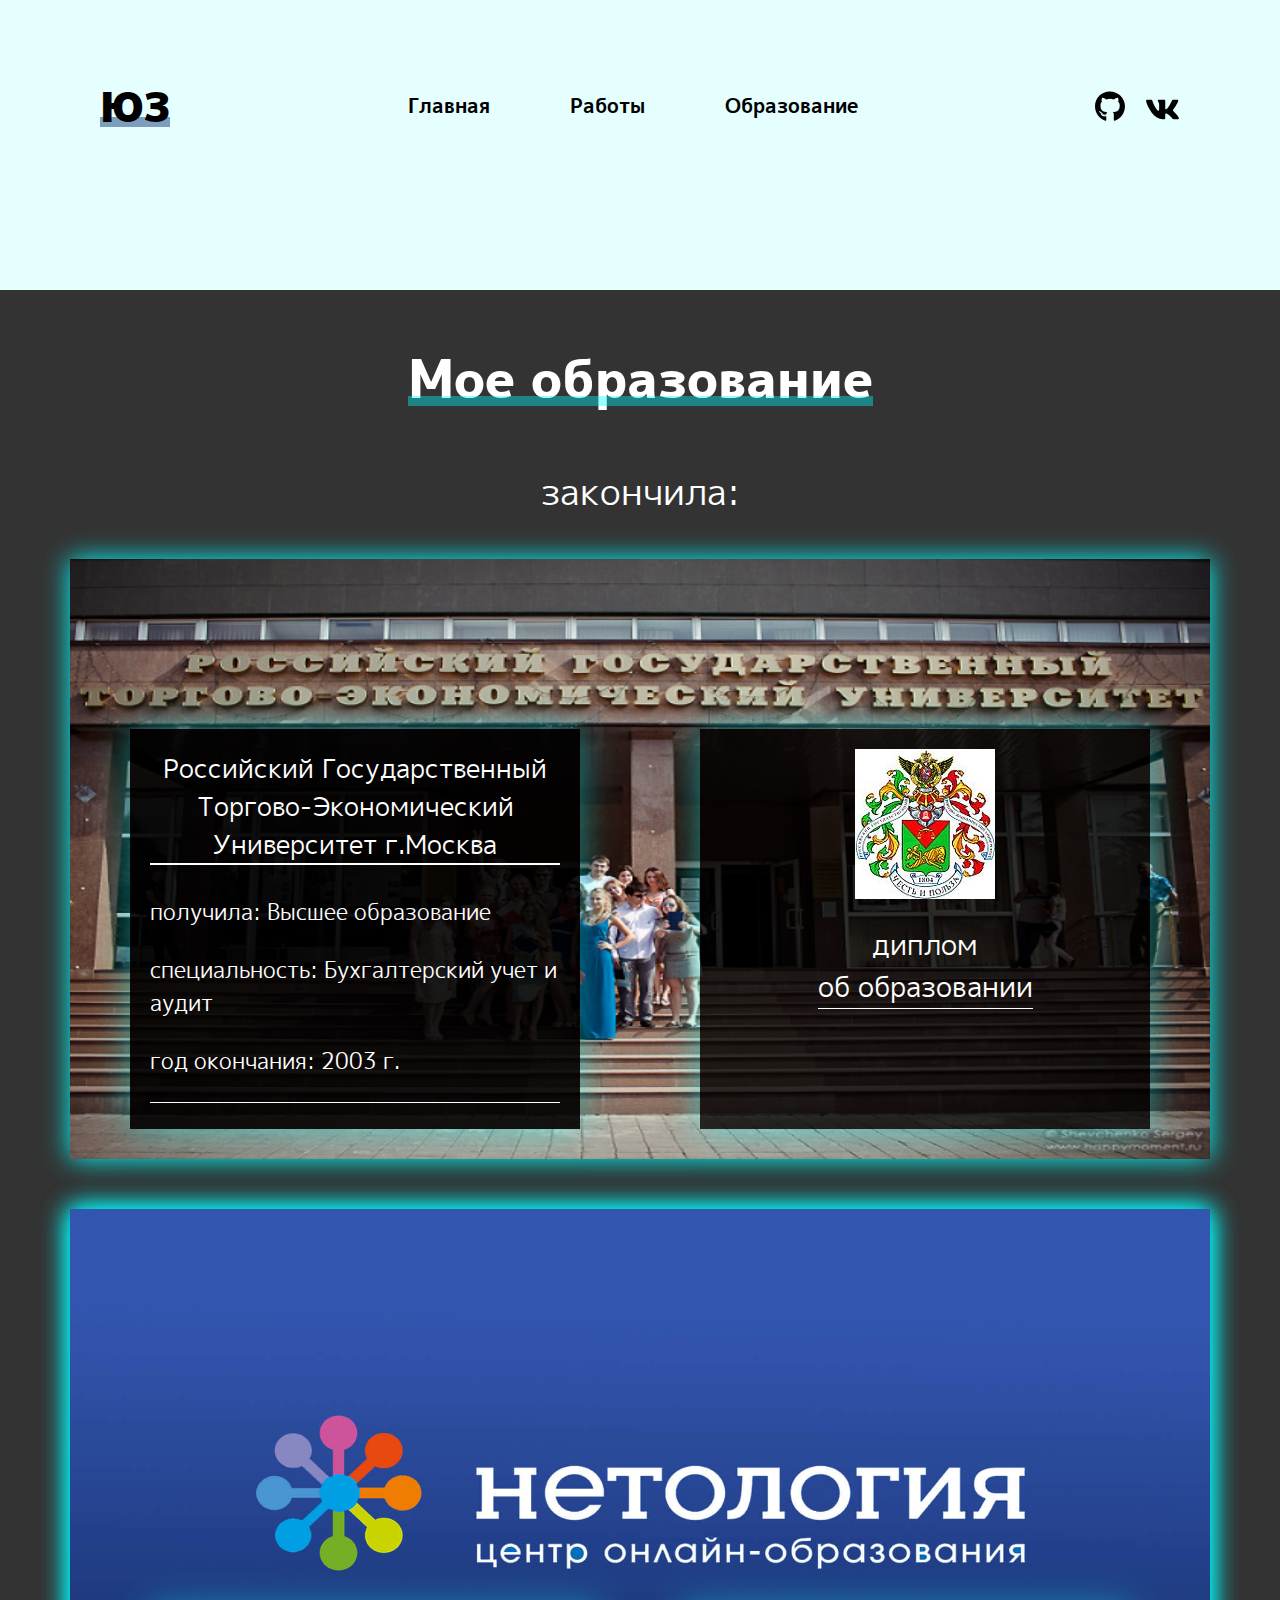
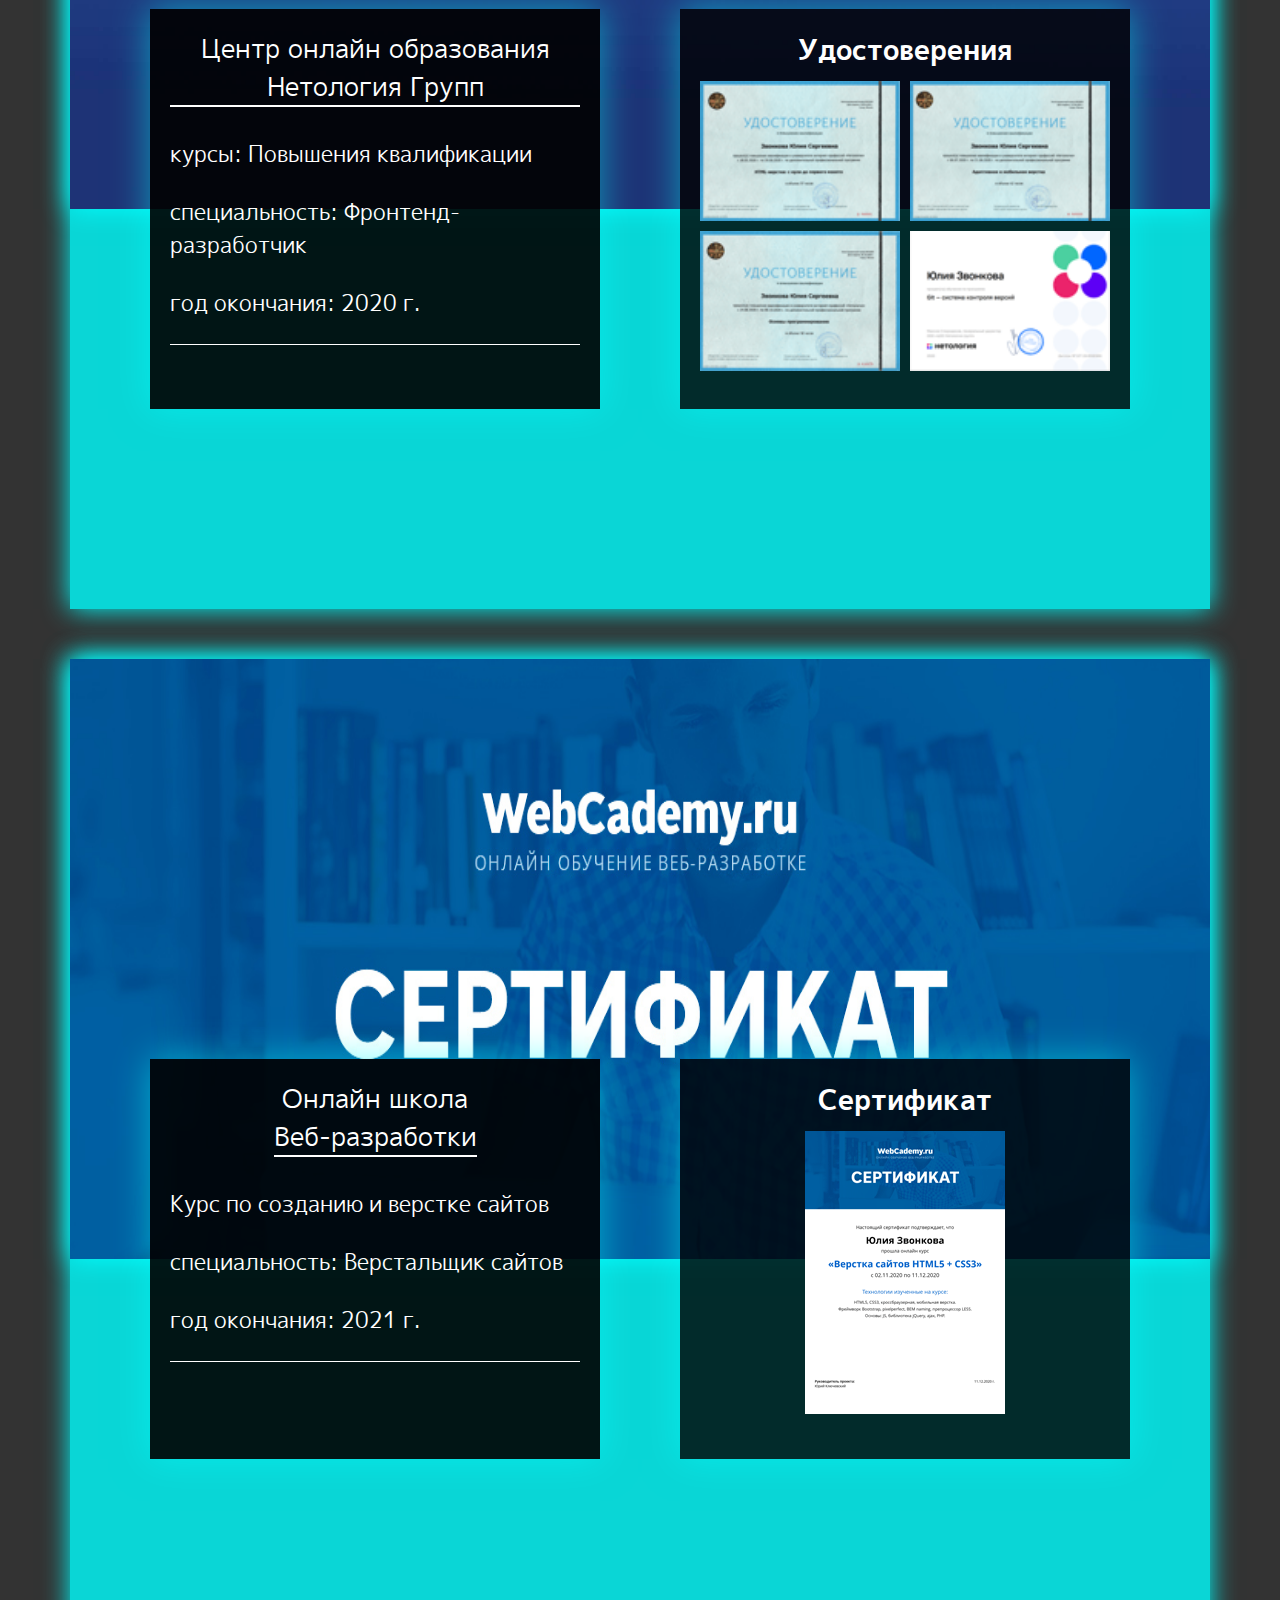
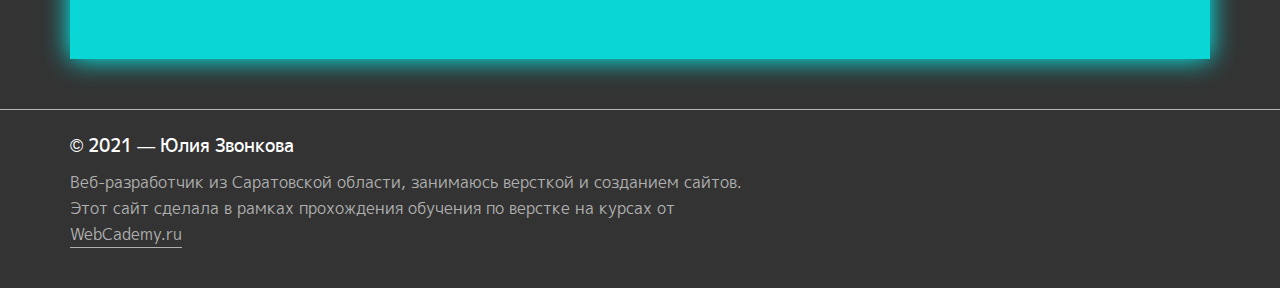
<file: docs/education.html>
<!DOCTYPE html>
<html lang="ru">
  <head>
    <meta charset="UTF-8" />
    <meta name="viewport" content="width=device-width, initial-scale=1.0" />
    <link rel="stylesheet" href="fonts/mplus1p/mplus1p.css" />
    <link href="https://unpkg.com/aos@2.3.1/dist/aos.css" rel="stylesheet" />
    <!--fancibox.css-->
    <link rel="stylesheet" href="libs/fancybox/jquery.fancybox.min.css" />
    <link
      rel="shortcut icon"
      href="img/img-header/favicon.png"
      type="image/x-icon"
    />
    <link rel="stylesheet" href="css/main.css" />
    <title>Образование</title>
  </head>
  <body>
    <!-----overlay-->
    <div id="overlay"></div>
    <!-----//overlay-->
    <!-----мобильное меню-->
    <div class="mobile-menu">
      <div class="mobile-container">
        <a href="index.html" class="header-logo bottom-line"> ЮЗ</a>
        <nav class="header-nav-mobile">
          <a href="education.html" class="mobile-nav-link">Образование</a>
          <a href="works.html" class="mobile-nav-link">Работы</a>
          <a href="#contact-base" class="mobile-nav-link">Контакты</a>
        </nav>

        <nav class="icons icons-mobile">
          <a
            href="https://github.com/ulia41"
            target="blank"
            class="nav-icon github1"
          >
            <svg
              enable-background="new 0 0 24 24"
              viewBox="0 0 24 24"
              xmlns="http://www.w3.org/2000/svg"
            >
              <path
                d="m12 .5c-6.63 0-12 5.28-12 11.792 0 5.211 3.438 9.63 8.205 11.188.6.111.82-.254.82-.567 0-.28-.01-1.022-.015-2.005-3.338.711-4.042-1.582-4.042-1.582-.546-1.361-1.335-1.725-1.335-1.725-1.087-.731.084-.716.084-.716 1.205.082 1.838 1.215 1.838 1.215 1.07 1.803 2.809 1.282 3.495.981.108-.763.417-1.282.76-1.577-2.665-.295-5.466-1.309-5.466-5.827 0-1.287.465-2.339 1.235-3.164-.135-.298-.54-1.497.105-3.121 0 0 1.005-.316 3.3 1.209.96-.262 1.98-.392 3-.398 1.02.006 2.04.136 3 .398 2.28-1.525 3.285-1.209 3.285-1.209.645 1.624.24 2.823.12 3.121.765.825 1.23 1.877 1.23 3.164 0 4.53-2.805 5.527-5.475 5.817.42.354.81 1.077.81 2.182 0 1.578-.015 2.846-.015 3.229 0 .309.21.678.825.56 4.801-1.548 8.236-5.97 8.236-11.173 0-6.512-5.373-11.792-12-11.792z"
              />
            </svg>
          </a>
          <!---- <a href="#" class="nav-icon tele">
            <svg
              enable-background="new 0 0 24 24"
              height="50"
              viewBox="0 0 24 24"
              width="50"
              xmlns="http://www.w3.org/2000/svg"
            >
              <circle cx="12" cy="12" r="12" />
              <path
                d="m5.491 11.74 11.57-4.461c.537-.194 1.006.131.832.943l.001-.001-1.97 9.281c-.146.658-.537.818-1.084.508l-3-2.211-1.447 1.394c-.16.16-.295.295-.605.295l.213-3.053 5.56-5.023c.242-.213-.054-.333-.373-.121l-6.871 4.326-2.962-.924c-.643-.204-.657-.643.136-.953z"
                fill="#fff"
              />
            </svg>
          </a>---->
          <a
            href="https://vk.com/id66121201"
            target="blank"
            class="nav-icon wki"
          >
            <svg
              version="1.1"
              xmlns="http://www.w3.org/2000/svg"
              xmlns:xlink="http://www.w3.org/1999/xlink"
              x="0px"
              y="0px"
              viewBox="0 0 112.196 112.196"
              style="enable-background: new 0 0 112.196 112.196"
              xml:space="preserve"
            >
              <g>
                <g>
                  <circle cx="56.098" cy="56.098" r="56.098" />
                </g>
                <path
                  style="fill-rule: evenodd; clip-rule: evenodd; fill: #ffffff"
                  d="M53.979,80.702h4.403c0,0,1.33-0.146,2.009-0.878
             c0.625-0.672,0.605-1.934,0.605-1.934s-0.086-5.908,2.656-6.778c2.703-0.857,6.174,5.71,9.853,8.235
             c2.782,1.911,4.896,1.492,4.896,1.492l9.837-0.137c0,0,5.146-0.317,2.706-4.363c-0.2-0.331-1.421-2.993-7.314-8.463
             c-6.168-5.725-5.342-4.799,2.088-14.702c4.525-6.031,6.334-9.713,5.769-11.29c-0.539-1.502-3.867-1.105-3.867-1.105l-11.076,0.069
             c0,0-0.821-0.112-1.43,0.252c-0.595,0.357-0.978,1.189-0.978,1.189s-1.753,4.667-4.091,8.636c-4.932,8.375-6.904,8.817-7.71,8.297
             c-1.875-1.212-1.407-4.869-1.407-7.467c0-8.116,1.231-11.5-2.397-12.376c-1.204-0.291-2.09-0.483-5.169-0.514
             c-3.952-0.041-7.297,0.012-9.191,0.94c-1.26,0.617-2.232,1.992-1.64,2.071c0.732,0.098,2.39,0.447,3.269,1.644
             c1.135,1.544,1.095,5.012,1.095,5.012s0.652,9.554-1.523,10.741c-1.493,0.814-3.541-0.848-7.938-8.446
             c-2.253-3.892-3.954-8.194-3.954-8.194s-0.328-0.804-0.913-1.234c-0.71-0.521-1.702-0.687-1.702-0.687l-10.525,0.069
             c0,0-1.58,0.044-2.16,0.731c-0.516,0.611-0.041,1.875-0.041,1.875s8.24,19.278,17.57,28.993
             C44.264,81.287,53.979,80.702,53.979,80.702L53.979,80.702z"
                />
              </g>
            </svg>
          </a>
          <!----- <a href="#" class="nav-icon fais">
            <svg
              version="1.1"
              xmlns="http://www.w3.org/2000/svg"
              xmlns:xlink="http://www.w3.org/1999/xlink"
              x="0px"
              y="0px"
              viewBox="0 0 291.319 291.319"
              style="enable-background: new 0 0 291.319 291.319"
              xml:space="preserve"
            >
              <g>
                <path
                  d="M145.659,0c80.45,0,145.66,65.219,145.66,145.66c0,80.45-65.21,145.659-145.66,145.659
S0,226.109,0,145.66C0,65.219,65.21,0,145.659,0z"
                />
                <path
                  style="fill: #ffffff"
                  d="M163.394,100.277h18.772v-27.73h-22.067v0.1c-26.738,0.947-32.218,15.977-32.701,31.763h-0.055
v13.847h-18.207v27.156h18.207v72.793h27.439v-72.793h22.477l4.342-27.156h-26.81v-8.366
C154.791,104.556,158.341,100.277,163.394,100.277z"
                />
              </g>
            </svg>
          </a>---->
        </nav>
        <a class="header-mail mail-info" href="mailto:zvon04@mail.ru">zvon04@mail.ru</a>
      </div>
    </div>
    <!-----//мобильное меню-->

    <header class="header-education">
      <div class="header-container">
        <a href="index.html" class="header-logo bottom-line"> ЮЗ</a>
        <nav class="header-nav">
          <a href="index.html" class="header-nav-link">Главная</a>
          <a href="works.html" class="header-nav-link">Работы</a>
          <a href="education.html" class="header-nav-link">Образование</a>
        </nav>
        <nav class="header-nav-icon">
          <!------ <a href="#" class="nav-icon-linkedin linkedin">
            <svg
              aria-hidden="true"
              focusable="false"
              data-prefix="fab"
              data-icon="linkedin-in"
              class="svg-inline--fa fa-linkedin-in fa-w-14"
              role="img"
              xmlns="http://www.w3.org/2000/svg"
              viewBox="0 0 448 512"
            >
              <path
                d="M100.28 448H7.4V148.9h92.88zM53.79 108.1C24.09 108.1 0 83.5 0 53.8a53.79 53.79 0 0 1 107.58 0c0 29.7-24.1 54.3-53.79 54.3zM447.9 448h-92.68V302.4c0-34.7-.7-79.2-48.29-79.2-48.29 0-55.69 37.7-55.69 76.7V448h-92.78V148.9h89.08v40.8h1.3c12.4-23.5 42.69-48.3 87.88-48.3 94 0 111.28 61.9 111.28 142.3V448z"
              ></path>
            </svg>
          </a>---->
          <a
            href="https://github.com/ulia41"
            target="blank"
            class="nav-icon-github github"
          >
            <svg
              aria-hidden="true"
              focusable="false"
              data-prefix="fab"
              data-icon="github"
              class="svg-inline--fa fa-github fa-w-16"
              role="img"
              xmlns="http://www.w3.org/2000/svg"
              viewBox="0 0 496 512"
            >
              <path
                d="M165.9 397.4c0 2-2.3 3.6-5.2 3.6-3.3.3-5.6-1.3-5.6-3.6 0-2 2.3-3.6 5.2-3.6 3-.3 5.6 1.3 5.6 3.6zm-31.1-4.5c-.7 2 1.3 4.3 4.3 4.9 2.6 1 5.6 0 6.2-2s-1.3-4.3-4.3-5.2c-2.6-.7-5.5.3-6.2 2.3zm44.2-1.7c-2.9.7-4.9 2.6-4.6 4.9.3 2 2.9 3.3 5.9 2.6 2.9-.7 4.9-2.6 4.6-4.6-.3-1.9-3-3.2-5.9-2.9zM244.8 8C106.1 8 0 113.3 0 252c0 110.9 69.8 205.8 169.5 239.2 12.8 2.3 17.3-5.6 17.3-12.1 0-6.2-.3-40.4-.3-61.4 0 0-70 15-84.7-29.8 0 0-11.4-29.1-27.8-36.6 0 0-22.9-15.7 1.6-15.4 0 0 24.9 2 38.6 25.8 21.9 38.6 58.6 27.5 72.9 20.9 2.3-16 8.8-27.1 16-33.7-55.9-6.2-112.3-14.3-112.3-110.5 0-27.5 7.6-41.3 23.6-58.9-2.6-6.5-11.1-33.3 2.6-67.9 20.9-6.5 69 27 69 27 20-5.6 41.5-8.5 62.8-8.5s42.8 2.9 62.8 8.5c0 0 48.1-33.6 69-27 13.7 34.7 5.2 61.4 2.6 67.9 16 17.7 25.8 31.5 25.8 58.9 0 96.5-58.9 104.2-114.8 110.5 9.2 7.9 17 22.9 17 46.4 0 33.7-.3 75.4-.3 83.6 0 6.5 4.6 14.4 17.3 12.1C428.2 457.8 496 362.9 496 252 496 113.3 383.5 8 244.8 8zM97.2 352.9c-1.3 1-1 3.3.7 5.2 1.6 1.6 3.9 2.3 5.2 1 1.3-1 1-3.3-.7-5.2-1.6-1.6-3.9-2.3-5.2-1zm-10.8-8.1c-.7 1.3.3 2.9 2.3 3.9 1.6 1 3.6.7 4.3-.7.7-1.3-.3-2.9-2.3-3.9-2-.6-3.6-.3-4.3.7zm32.4 35.6c-1.6 1.3-1 4.3 1.3 6.2 2.3 2.3 5.2 2.6 6.5 1 1.3-1.3.7-4.3-1.3-6.2-2.2-2.3-5.2-2.6-6.5-1zm-11.4-14.7c-1.6 1-1.6 3.6 0 5.9 1.6 2.3 4.3 3.3 5.6 2.3 1.6-1.3 1.6-3.9 0-6.2-1.4-2.3-4-3.3-5.6-2z"
              ></path>
            </svg>
          </a>
          <a
            href="https://vk.com/id66121201"
            target="blank"
            class="nav-icon-vk vk"
          >
            <svg
              aria-hidden="true"
              focusable="false"
              data-prefix="fab"
              data-icon="vk"
              class="svg-inline--fa fa-vk fa-w-18"
              role="img"
              xmlns="http://www.w3.org/2000/svg"
              viewBox="0 0 576 512"
            >
              <path
                d="M545 117.7c3.7-12.5 0-21.7-17.8-21.7h-58.9c-15 0-21.9 7.9-25.6 16.7 0 0-30 73.1-72.4 120.5-13.7 13.7-20 18.1-27.5 18.1-3.7 0-9.4-4.4-9.4-16.9V117.7c0-15-4.2-21.7-16.6-21.7h-92.6c-9.4 0-15 7-15 13.5 0 14.2 21.2 17.5 23.4 57.5v86.8c0 19-3.4 22.5-10.9 22.5-20 0-68.6-73.4-97.4-157.4-5.8-16.3-11.5-22.9-26.6-22.9H38.8c-16.8 0-20.2 7.9-20.2 16.7 0 15.6 20 93.1 93.1 195.5C160.4 378.1 229 416 291.4 416c37.5 0 42.1-8.4 42.1-22.9 0-66.8-3.4-73.1 15.4-73.1 8.7 0 23.7 4.4 58.7 38.1 40 40 46.6 57.9 69 57.9h58.9c16.8 0 25.3-8.4 20.4-25-11.2-34.9-86.9-106.7-90.3-111.5-8.7-11.2-6.2-16.2 0-26.2.1-.1 72-101.3 79.4-135.6z"
              ></path>
            </svg>
          </a>
        </nav>
        <div class="header-burger">
          <span></span>
        </div>
      </div>
    </header>

    <main>
      <section class="education">
        <div class="container">
          <div class="wrapper-title-works">
            <h2 class="header2 bottom-line">Моe образование</h2>
            <p class="education-paragraf">закончила:</p>
          </div>

          <div class="education-blocks">
            <div class="education-block-BG">
              <img
                class="bm"
                src="img/img-education/education-BG/инст.jpg"
                alt="фото института"
              />
              <div class="education-block-wrapper">
                <div class="education-block-content">
                  <a
                    target="blank"
                    class="header-link"
                    href="https://ru.wikipedia.org/wiki/%D0%A0%D0%BE%D1%81%D1%81%D0%B8%D0%B9%D1%81%D0%BA%D0%B8%D0%B9_%D0%B3%D0%BE%D1%81%D1%83%D0%B4%D0%B0%D1%80%D1%81%D1%82%D0%B2%D0%B5%D0%BD%D0%BD%D1%8B%D0%B9_%D1%82%D0%BE%D1%80%D0%B3%D0%BE%D0%B2%D0%BE-%D1%8D%D0%BA%D0%BE%D0%BD%D0%BE%D0%BC%D0%B8%D1%87%D0%B5%D1%81%D0%BA%D0%B8%D0%B9_%D1%83%D0%BD%D0%B8%D0%B2%D0%B5%D1%80%D1%81%D0%B8%D1%82%D0%B5%D1%82"
                  >
                    Российский Государственный Торгово-Экономический Университет
                    г.Москва</a
                  >

                  <ul class="education-ul">
                    <li class="education-li">получила: Высшее образование</li>
                    <li class="education-li">
                      специальность: Бухгалтерский учет и аудит
                    </li>
                    <li class="education-li">год окончания: 2003 г.</li>
                  </ul>
                </div>
                <div class="education-block-diplom">
                  <div class="emblem">
                    <img
                      src="img/img-education/education-diplom/140px-Герб_РГТЭУ.jpg"
                      alt="эмблема РГТЭУ"
                    />
                  </div>
                  <a
                    target="blank"
                    href="img/img-education/education-diplom/диплом.jpg"
                    class="education-link"
                    >диплом <br />об образовании</a
                  >
                </div>
              </div>
            </div>

            <div class="education-wrapper">
              <div class="education-block-BG">
                <img
                  class="bm"
                  src="img/img-education/education-BG/onlain-universitet-netology.jpg"
                  alt="лого нетология"
                />
              </div>
              <div class="block-wrapper">
                <div class="education-block-content">
                  <div class="education-logo-none">
                    <img
                      src="img/img-education/education-BG/лого.png"
                      alt="мини лого нетологии"
                    />
                  </div>
                  <a
                    class="header-link"
                    href="https://netology.ru/"
                    target="blank"
                  >
                    Центр онлайн образования Нетология Групп
                  </a>
                  <ul class="education-ul">
                    <li class="education-li">курсы: Повышения квалификации</li>
                    <li class="education-li">
                      специальность: Фронтенд-разработчик
                    </li>
                    <li class="education-li">год окончания: 2020 г.</li>
                  </ul>
                </div>
                <div class="education-block-diplom">
                  <h6 class="header6">Удостоверения</h6>

                  <div class="education-blocks-img-diplom">
                    <a
                      class="link-img-education"
                      data-fancybox="gallery"
                      href="img/img-education/education-diplom/big-diplom/Html.png"
                    >
                      <img
                        src="img/img-education/education-diplom/mini-smoll/Html.png"
                        alt="фото диплома"
                    /></a>
                    <a
                      data-fancybox="gallery"
                      href="img/img-education/education-diplom/big-diplom/адаптив.png"
                      class="link-img-education"
                    >
                      <img
                        src="img/img-education/education-diplom/mini-smoll/адаптив.png"
                        alt="фото диплома"
                    /></a>
                    <a
                      data-fancybox="gallery"
                      href="img/img-education/education-diplom/big-diplom/программ.png"
                      class="link-img-education"
                    >
                      <img
                        src="img/img-education/education-diplom/mini-smoll/программ.png"
                        alt="фото диплома"
                    /></a>
                    <a
                      data-fancybox="gallery"
                      href="img/img-education/education-diplom/big-diplom/git.png"
                      class="link-img-education"
                    >
                      <img
                        src="img/img-education/education-diplom/mini-smoll/git.png"
                        alt="фото диплома"
                    /></a>
                  </div>
                </div>
              </div>
            </div>

            <div class="education-wrapper">
              <div class="education-block-BG">
                <img
                  class="bm"
                  src="img/img-education/education-BG/veb-cademi.jpg"
                  alt="лого WebCademy"
                />
              </div>
              <div class="block-wrapper">
                <div class="education-block-content">
                  <div class="education-logo-none">
                    <img
                      src="img/img-education/education-BG/veb-cademi.png"
                      alt="мини лого webcademy"
                    />
                  </div>
                  <a
                    target="blank"
                    href="https://webcademy.ru/"
                    class="header-link"
                    >Онлайн школа <br />
                    Веб-разработки</a
                  >
                  <ul class="education-ul">
                    <li class="education-li">
                      Курс по созданию и верстке сайтов
                    </li>
                    <li class="education-li">
                      специальность: Верстальщик сайтов
                    </li>
                    <li class="education-li">год окончания: 2021 г.</li>
                  </ul>
                </div>
                <div class="education-block-diplom">
                  <h6 class="header6">Сертификат</h6>

                  <div class="education-blocks-img-diplom">
                    <a
                      data-fancybox
                      href="img/img-education/education-diplom/big-diplom/veb-cademi.png"
                      class="link-webcademi"
                    >
                      <img
                        src="img/img-education/education-diplom/smoll-diplom/veb-cademi.png"
                        alt="фото диплома"
                    /></a>
                  </div>
                </div>
              </div>
            </div>
          </div>
        </div>
      </section>
    </main>

    <footer class="contact-footer">
      <div class="container">
        <div class="contact-footer-item">
          <p class="contact-footer-item1">
            <span class="footer-span">&copy; 2021</span> — Юлия Звонкова
          </p>
          <p class="contact-footer-item2">
            Веб-разработчик из Саратовской области, занимаюсь версткой и
            созданием сайтов. Этот сайт сделала в рамках прохождения обучения по
            верстке на курсах от
            <a target="blank" href="https://webcademy.ru/">WebCademy.ru</a>
          </p>
        </div>
      </div>
    </footer>

    <script src="libs/jquery/jquery-3.0.0.min.js"></script>
    <script src="libs/fancybox/jquery.fancybox.js"></script>
    <script src="libs/jquery.validate/jquery.validate.js"></script>
    <script src="libs/mixitUp/mixitup3/mixitup.min.js"></script>
    <script src="https://unpkg.com/aos@2.3.1/dist/aos.js"></script>

    <script>
      AOS.init();
    </script>
    <script src="js/main.js"></script>
  </body>
</html>
</file>
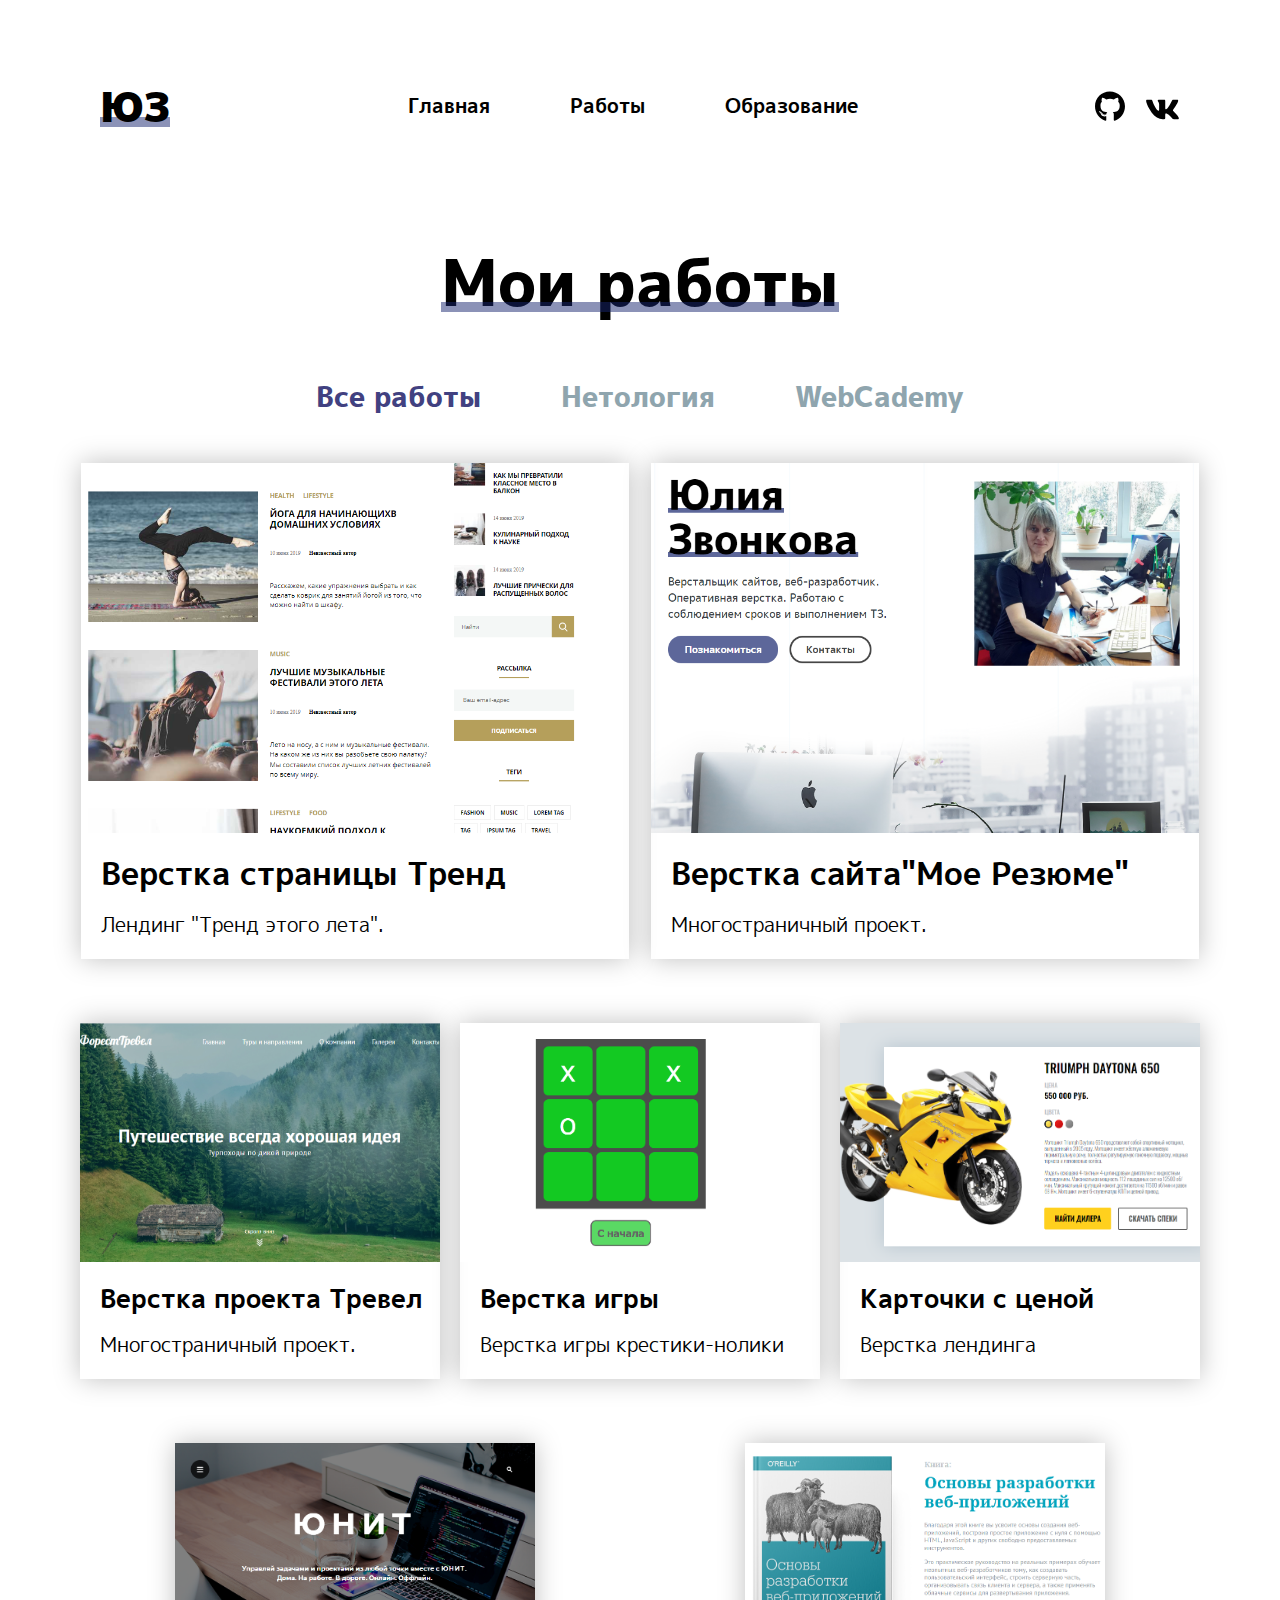
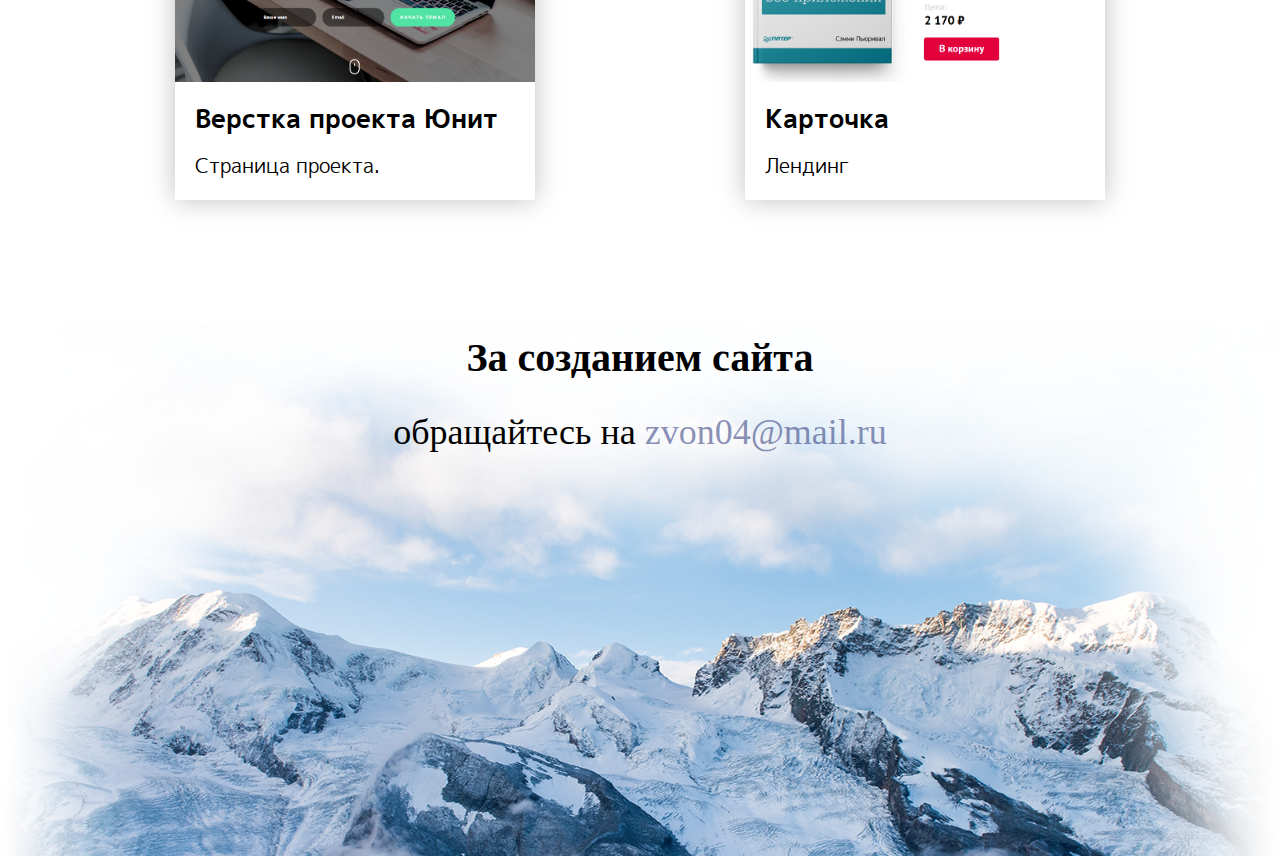
<file: docs/works.html>
<!DOCTYPE html>
<html lang="ru">
  <head>
    <meta charset="UTF-8" />
    <meta name="viewport" content="width=device-width, initial-scale=1.0" />
    <link rel="stylesheet" href="fonts/mplus1p/mplus1p.css" />
    <link href="https://unpkg.com/aos@2.3.1/dist/aos.css" rel="stylesheet" />
    <!--fancibox.css-->
    <link rel="stylesheet" href="libs/fancybox/jquery.fancybox.min.css" />
    <link
      rel="shortcut icon"
      href="img/img-header/favicon.png"
      type="image/x-icon"
    />
    <link rel="stylesheet" href="css/main.css" />

    <title>Работы</title>
  </head>
  <body>
    <!-----overlay-->
    <div id="overlay"></div>
    <!-----//overlay-->
    <!-----мобильное меню-->
    <div class="mobile-menu">
      <div class="mobile-container">
        <a href="./index.html" class="header-logo bottom-line"> ЮЗ</a>
        <nav class="header-nav-mobile">
          <a href="education.html" class="mobile-nav-link">Образование</a>
          <a href="works.html" class="mobile-nav-link">Работы</a>
          <a href="./index.html#contact-base" class="mobile-nav-link"
            >Контакты</a
          >
        </nav>

        <nav class="icons icons-mobile">
          <a href="https://github.com/ulia41" target="blank" class="nav-icon github1">
            <svg
              enable-background="new 0 0 24 24"
              viewBox="0 0 24 24"
              xmlns="http://www.w3.org/2000/svg"
            >
              <path
                d="m12 .5c-6.63 0-12 5.28-12 11.792 0 5.211 3.438 9.63 8.205 11.188.6.111.82-.254.82-.567 0-.28-.01-1.022-.015-2.005-3.338.711-4.042-1.582-4.042-1.582-.546-1.361-1.335-1.725-1.335-1.725-1.087-.731.084-.716.084-.716 1.205.082 1.838 1.215 1.838 1.215 1.07 1.803 2.809 1.282 3.495.981.108-.763.417-1.282.76-1.577-2.665-.295-5.466-1.309-5.466-5.827 0-1.287.465-2.339 1.235-3.164-.135-.298-.54-1.497.105-3.121 0 0 1.005-.316 3.3 1.209.96-.262 1.98-.392 3-.398 1.02.006 2.04.136 3 .398 2.28-1.525 3.285-1.209 3.285-1.209.645 1.624.24 2.823.12 3.121.765.825 1.23 1.877 1.23 3.164 0 4.53-2.805 5.527-5.475 5.817.42.354.81 1.077.81 2.182 0 1.578-.015 2.846-.015 3.229 0 .309.21.678.825.56 4.801-1.548 8.236-5.97 8.236-11.173 0-6.512-5.373-11.792-12-11.792z"
              />
            </svg>
          </a>
         <!-----<a href="#" class="nav-icon tele">
            <svg
              enable-background="new 0 0 24 24"
              height="50"
              viewBox="0 0 24 24"
              width="50"
              xmlns="http://www.w3.org/2000/svg"
            >
              <circle cx="12" cy="12" r="12" />
              <path
                d="m5.491 11.74 11.57-4.461c.537-.194 1.006.131.832.943l.001-.001-1.97 9.281c-.146.658-.537.818-1.084.508l-3-2.211-1.447 1.394c-.16.16-.295.295-.605.295l.213-3.053 5.56-5.023c.242-.213-.054-.333-.373-.121l-6.871 4.326-2.962-.924c-.643-.204-.657-.643.136-.953z"
                fill="#fff"
              />
            </svg>
          </a>--->
          <a href="https://vk.com/id66121201" target="blank" class="nav-icon wki">
            <svg
              version="1.1"
              xmlns="http://www.w3.org/2000/svg"
              xmlns:xlink="http://www.w3.org/1999/xlink"
              x="0px"
              y="0px"
              viewBox="0 0 112.196 112.196"
              style="enable-background: new 0 0 112.196 112.196"
              xml:space="preserve"
            >
              <g>
                <g>
                  <circle cx="56.098" cy="56.098" r="56.098" />
                </g>
                <path
                  style="fill-rule: evenodd; clip-rule: evenodd; fill: #ffffff"
                  d="M53.979,80.702h4.403c0,0,1.33-0.146,2.009-0.878
                   c0.625-0.672,0.605-1.934,0.605-1.934s-0.086-5.908,2.656-6.778c2.703-0.857,6.174,5.71,9.853,8.235
                   c2.782,1.911,4.896,1.492,4.896,1.492l9.837-0.137c0,0,5.146-0.317,2.706-4.363c-0.2-0.331-1.421-2.993-7.314-8.463
                   c-6.168-5.725-5.342-4.799,2.088-14.702c4.525-6.031,6.334-9.713,5.769-11.29c-0.539-1.502-3.867-1.105-3.867-1.105l-11.076,0.069
                   c0,0-0.821-0.112-1.43,0.252c-0.595,0.357-0.978,1.189-0.978,1.189s-1.753,4.667-4.091,8.636c-4.932,8.375-6.904,8.817-7.71,8.297
                   c-1.875-1.212-1.407-4.869-1.407-7.467c0-8.116,1.231-11.5-2.397-12.376c-1.204-0.291-2.09-0.483-5.169-0.514
                   c-3.952-0.041-7.297,0.012-9.191,0.94c-1.26,0.617-2.232,1.992-1.64,2.071c0.732,0.098,2.39,0.447,3.269,1.644
                   c1.135,1.544,1.095,5.012,1.095,5.012s0.652,9.554-1.523,10.741c-1.493,0.814-3.541-0.848-7.938-8.446
                   c-2.253-3.892-3.954-8.194-3.954-8.194s-0.328-0.804-0.913-1.234c-0.71-0.521-1.702-0.687-1.702-0.687l-10.525,0.069
                   c0,0-1.58,0.044-2.16,0.731c-0.516,0.611-0.041,1.875-0.041,1.875s8.24,19.278,17.57,28.993
                   C44.264,81.287,53.979,80.702,53.979,80.702L53.979,80.702z"
                />
              </g>
            </svg>
          </a>
          <!--<a href="#" class="nav-icon fais">
            <svg
              version="1.1"
              xmlns="http://www.w3.org/2000/svg"
              xmlns:xlink="http://www.w3.org/1999/xlink"
              x="0px"
              y="0px"
              viewBox="0 0 291.319 291.319"
              style="enable-background: new 0 0 291.319 291.319"
              xml:space="preserve"
            >
              <g>
                <path
                  d="M145.659,0c80.45,0,145.66,65.219,145.66,145.66c0,80.45-65.21,145.659-145.66,145.659
   S0,226.109,0,145.66C0,65.219,65.21,0,145.659,0z"
                />
                <path
                  style="fill: #ffffff"
                  d="M163.394,100.277h18.772v-27.73h-22.067v0.1c-26.738,0.947-32.218,15.977-32.701,31.763h-0.055
   v13.847h-18.207v27.156h18.207v72.793h27.439v-72.793h22.477l4.342-27.156h-26.81v-8.366
   C154.791,104.556,158.341,100.277,163.394,100.277z"
                />
              </g>
            </svg>
          </a>---->
        </nav>
        <a class="header-mail mail-info" href="mailto:zvon04@mail.ru">zvon04@mail.ru</a>
      </div>
    </div>
    <!-----//мобильное меню-->

    <!---header-works-->
    <header class="header-works">
      <div class="header-container-works">
        <a href="index.html" class="header-logo bottom-line"> ЮЗ</a>
        <nav class="header-nav">
          <a href="index.html" class="header-nav-link">Главная</a>
          <a href="works.html" class="header-nav-link">Работы</a>
          <a href="education.html" class="header-nav-link">Образование</a>
        </nav>
        <nav class="header-nav-icon">
         <!------- <a href="#" class="nav-icon-linkedin linkedin">
            <svg
              aria-hidden="true"
              focusable="false"
              data-prefix="fab"
              data-icon="linkedin-in"
              class="svg-inline--fa fa-linkedin-in fa-w-14"
              role="img"
              xmlns="http://www.w3.org/2000/svg"
              viewBox="0 0 448 512"
            >
              <path
                d="M100.28 448H7.4V148.9h92.88zM53.79 108.1C24.09 108.1 0 83.5 0 53.8a53.79 53.79 0 0 1 107.58 0c0 29.7-24.1 54.3-53.79 54.3zM447.9 448h-92.68V302.4c0-34.7-.7-79.2-48.29-79.2-48.29 0-55.69 37.7-55.69 76.7V448h-92.78V148.9h89.08v40.8h1.3c12.4-23.5 42.69-48.3 87.88-48.3 94 0 111.28 61.9 111.28 142.3V448z"
              ></path>
            </svg>
          </a>---->
          <a href="https://github.com/ulia41" target="blank" class="nav-icon-github github">
            <svg
              aria-hidden="true"
              focusable="false"
              data-prefix="fab"
              data-icon="github"
              class="svg-inline--fa fa-github fa-w-16"
              role="img"
              xmlns="http://www.w3.org/2000/svg"
              viewBox="0 0 496 512"
            >
              <path
                d="M165.9 397.4c0 2-2.3 3.6-5.2 3.6-3.3.3-5.6-1.3-5.6-3.6 0-2 2.3-3.6 5.2-3.6 3-.3 5.6 1.3 5.6 3.6zm-31.1-4.5c-.7 2 1.3 4.3 4.3 4.9 2.6 1 5.6 0 6.2-2s-1.3-4.3-4.3-5.2c-2.6-.7-5.5.3-6.2 2.3zm44.2-1.7c-2.9.7-4.9 2.6-4.6 4.9.3 2 2.9 3.3 5.9 2.6 2.9-.7 4.9-2.6 4.6-4.6-.3-1.9-3-3.2-5.9-2.9zM244.8 8C106.1 8 0 113.3 0 252c0 110.9 69.8 205.8 169.5 239.2 12.8 2.3 17.3-5.6 17.3-12.1 0-6.2-.3-40.4-.3-61.4 0 0-70 15-84.7-29.8 0 0-11.4-29.1-27.8-36.6 0 0-22.9-15.7 1.6-15.4 0 0 24.9 2 38.6 25.8 21.9 38.6 58.6 27.5 72.9 20.9 2.3-16 8.8-27.1 16-33.7-55.9-6.2-112.3-14.3-112.3-110.5 0-27.5 7.6-41.3 23.6-58.9-2.6-6.5-11.1-33.3 2.6-67.9 20.9-6.5 69 27 69 27 20-5.6 41.5-8.5 62.8-8.5s42.8 2.9 62.8 8.5c0 0 48.1-33.6 69-27 13.7 34.7 5.2 61.4 2.6 67.9 16 17.7 25.8 31.5 25.8 58.9 0 96.5-58.9 104.2-114.8 110.5 9.2 7.9 17 22.9 17 46.4 0 33.7-.3 75.4-.3 83.6 0 6.5 4.6 14.4 17.3 12.1C428.2 457.8 496 362.9 496 252 496 113.3 383.5 8 244.8 8zM97.2 352.9c-1.3 1-1 3.3.7 5.2 1.6 1.6 3.9 2.3 5.2 1 1.3-1 1-3.3-.7-5.2-1.6-1.6-3.9-2.3-5.2-1zm-10.8-8.1c-.7 1.3.3 2.9 2.3 3.9 1.6 1 3.6.7 4.3-.7.7-1.3-.3-2.9-2.3-3.9-2-.6-3.6-.3-4.3.7zm32.4 35.6c-1.6 1.3-1 4.3 1.3 6.2 2.3 2.3 5.2 2.6 6.5 1 1.3-1.3.7-4.3-1.3-6.2-2.2-2.3-5.2-2.6-6.5-1zm-11.4-14.7c-1.6 1-1.6 3.6 0 5.9 1.6 2.3 4.3 3.3 5.6 2.3 1.6-1.3 1.6-3.9 0-6.2-1.4-2.3-4-3.3-5.6-2z"
              ></path>
            </svg>
          </a>
          <a href="https://vk.com/id66121201" target="blank" class="nav-icon-vk vk">
            <svg
              aria-hidden="true"
              focusable="false"
              data-prefix="fab"
              data-icon="vk"
              class="svg-inline--fa fa-vk fa-w-18"
              role="img"
              xmlns="http://www.w3.org/2000/svg"
              viewBox="0 0 576 512"
            >
              <path
                d="M545 117.7c3.7-12.5 0-21.7-17.8-21.7h-58.9c-15 0-21.9 7.9-25.6 16.7 0 0-30 73.1-72.4 120.5-13.7 13.7-20 18.1-27.5 18.1-3.7 0-9.4-4.4-9.4-16.9V117.7c0-15-4.2-21.7-16.6-21.7h-92.6c-9.4 0-15 7-15 13.5 0 14.2 21.2 17.5 23.4 57.5v86.8c0 19-3.4 22.5-10.9 22.5-20 0-68.6-73.4-97.4-157.4-5.8-16.3-11.5-22.9-26.6-22.9H38.8c-16.8 0-20.2 7.9-20.2 16.7 0 15.6 20 93.1 93.1 195.5C160.4 378.1 229 416 291.4 416c37.5 0 42.1-8.4 42.1-22.9 0-66.8-3.4-73.1 15.4-73.1 8.7 0 23.7 4.4 58.7 38.1 40 40 46.6 57.9 69 57.9h58.9c16.8 0 25.3-8.4 20.4-25-11.2-34.9-86.9-106.7-90.3-111.5-8.7-11.2-6.2-16.2 0-26.2.1-.1 72-101.3 79.4-135.6z"
              ></path>
            </svg>
          </a>
        </nav>
        <div class="header-burger">
          <span></span>
        </div>
      </div>
    </header>

    <main class="main">
      <section id="portfolios" class="portfolio">
        <div class="container">
          <div class="wrapper-title-works">
            <h2 class="header2 bottom-line">Мои работы</h2>
          </div>
          <div class="portfolio-wrapper">
            <div class="portfolio-bloks-choice choice">
              <button
                type="button"
                class="portfolio-choice control-active"
                data-filter="all"
              >
                Все работы
              </button>
              <button type="button" class="portfolio-choice" data-filter=".bt">
                Нетология
              </button>
              <button type="button" class="portfolio-choice" data-filter=".wp">
                WebCademy
              </button>
            </div>
            <!---Верстка карточек с работами-->
            <div id="portfolio-works">
              <a
                target="blank"
                href="http://v927101z.beget.tech/diplom/index.html"
                class="portfolio-card portfolio-img-card-big mix bt"
              >
                <div class="portfolio-img-card big">
                  <span class="button-hover">Смотреть проект</span>
                  <img
                    class="foto"
                    src="img/img-portfolio/ioga.jpg"
                    alt="йога"
                  />
                </div>
                <div class="portfolio-title">
                  <h4 class="header4 header4-big">Верстка страницы Тренд</h4>
                  <p class="description">Лендинг "Тренд этого лета".</p>
                </div>
              </a>
              <a
                target="blank"
                href="http://v927101z.beget.tech/rezume/docs/index.html"
                class="portfolio-card portfolio-img-card-big mix wp"
              >
                <div class="portfolio-img-card big">
                  <span class="button-hover">Смотреть проект</span>
                  <img
                    class="foto"
                    src="img/img-portfolio/portfolio.jpg"
                    alt="портфолио"
                  />
                </div>
                <div class="portfolio-title">
                  <h4 class="header4 header4-big">Верстка сайта"Мое Резюме"</h4>
                  <p class="description">Многостраничный проект.</p>
                </div></a
              >
              <a
                target="blank"
                href="http://v927101z.beget.tech/Forest/index.html"
                class="portfolio-card mix wp"
              >
                <div class="portfolio-img-card">
                  <span class="button-hover">Смотреть проект</span>
                  <img
                    class="foto"
                    src="img/img-portfolio/trevel.jpg"
                    alt="тревел"
                  />
                </div>
                <div class="portfolio-title">
                  <h4 class="header4">Верстка проекта Тревел</h4>
                  <p class="description">Многостраничный проект.</p>
                </div></a
              >
              <a
                target="blank"
                href="http://v927101z.beget.tech/game/index.html"
                class="portfolio-card mix bt"
              >
                <div class="portfolio-img-card">
                  <span class="button-hover">Смотреть проект</span>
                  <img
                    class="foto"
                    src="img/img-works/game.png"
                    alt="спорт"
                  />
                </div>
                <div class="portfolio-title">
                  <h4 class="header4">Верстка игры</h4>
                  <p class="description">Верстка игры крестики-нолики</p>
                </div></a
              >
              <a
                target="blank"
                href="http://v927101z.beget.tech/moto/index.html"
                class="portfolio-card mix wp"
              >
                <div class="portfolio-img-card">
                  <span class="button-hover">Смотреть проект</span>
                  <img
                    class="foto"
                    src="img/img-portfolio/moto.jpg"
                    alt="мото"
                  />
                </div>
                <div class="portfolio-title">
                  <h4 class="header4">Карточки с ценой</h4>
                  <p class="description">Верстка лендинга</p>
                </div></a
              >
              <a
                target="blank"
                href="http://v927101z.beget.tech/Unit1/index.html"
                class="portfolio-card mix wp"
              >
                <div class="portfolio-img-card">
                  <span class="button-hover">Смотреть проект</span>
                  <img
                    class="foto"
                    src="img/img-portfolio/unit.jpg"
                    alt="юнит"
                  />
                </div>
                <div class="portfolio-title">
                  <h4 class="header4">Верстка проекта Юнит</h4>
                  <p class="description">Страница проекта.</p>
                </div></a
              >
              <a
                target="blank"
                href="http://v927101z.beget.tech/kart/index.html"
                class="portfolio-card mix wp"
              >
                <div class="portfolio-img-card">
                  <span class="button-hover">Смотреть проект</span>
                  <img
                    class="foto"
                    src="img/img-portfolio/kart.jpg"
                    alt="карточка"
                  />
                </div>
                <div class="portfolio-title">
                  <h4 class="header4">Карточка</h4>
                  <p class="description">Лендинг</p>
                </div></a
              >

              <!---//Верстка карточек с работами-->
            </div>
            <a class="portfolio-link" href="#">Смотреть все работы</a>
          </div>
        </div>
      </section>
    </main>

    <footer class="footer-works">
      <div class="container">
        <div class="wrapper-title-works">
          <h3 class="header3">За созданием сайта</h3>
          <p class="footer-paragraf-works">
            обращайтесь на
            <a href="mailto:zvon04@mail.ru" class="contact-link">zvon04@mail.ru</a>
          </p>
        </div>
      </div>
      <div class="header-BG">
        <img src="img/img-BG/горы.png" alt="горы" />
      </div>
    </footer>

    <script src="libs/jquery/jquery-3.0.0.min.js"></script>
    <script src="libs/fancybox/jquery.fancybox.js"></script>
    <script src="libs/jquery.validate/jquery.validate.js"></script>
    <script src="libs/mixitUp/mixitup3/mixitup.min.js"></script>
    <script src="https://unpkg.com/aos@2.3.1/dist/aos.js"></script>

    <script>
      AOS.init();
    </script>
    <script src="js/main.js"></script>
  </body>
</html>
</file>
<file: docs/fonts/mplus1p/mplus1p.css>
@font-face {
    font-family: 'M PLUS 1p';
    src: local('Mplus 1p Light'), local('Mplus1p-Light'), url('Mplus1plight.woff2') format('woff2'), url('Mplus1plight.woff') format('woff'), url('Mplus1plight.ttf') format('truetype');
    font-weight: 300;
    font-style: normal;
}
@font-face {
    font-family: 'M PLUS 1p';
    src: local('Mplus 1p'), local('Mplus1p-Regular'), url('Mplus1p.woff2') format('woff2'), url('Mplus1p.woff') format('woff'), url('Mplus1p.ttf') format('truetype');
    font-weight: 400;
    font-style: normal;
}
@font-face {
    font-family: 'M PLUS 1p';
    src: local('Mplus 1p Thin'), local('Mplus1p-Thin'), url('Mplus1pthin.woff2') format('woff2'), url('Mplus1pthin.woff') format('woff'), url('Mplus1pthin.ttf') format('truetype');
    font-weight: 100;
    font-style: normal;
}
@font-face {
    font-family: 'M PLUS 1p';
    src: local('Mplus 1p ExtraBold'), local('Mplus1p-ExtraBold'), url('Mplus1pextrabold.woff2') format('woff2'), url('Mplus1pextrabold.woff') format('woff'), url('Mplus1pextrabold.ttf') format('truetype');
    font-weight: 800;
    font-style: normal;
}
@font-face {
    font-family: 'M PLUS 1p';
    src: local('Mplus 1p Black'), local('Mplus1p-Black'), url('Mplus1pblack.woff2') format('woff2'), url('Mplus1pblack.woff') format('woff'), url('Mplus1pblack.ttf') format('truetype');
    font-weight: 900;
    font-style: normal;
}
@font-face {
    font-family: 'M PLUS 1p';
    src: local('Mplus 1p Medium'), local('Mplus1p-Medium'), url('Mplus1pmedium.woff2') format('woff2'), url('Mplus1pmedium.woff') format('woff'), url('Mplus1pmedium.ttf') format('truetype');
    font-weight: 500;
    font-style: normal;
}
@font-face {
    font-family: 'M PLUS 1p';
    src: local('Mplus 1p Bold'), local('Mplus1p-Bold'), url('Mplus1pbold.woff2') format('woff2'), url('Mplus1pbold.woff') format('woff'), url('Mplus1pbold.ttf') format('truetype');
    font-weight: 700;
    font-style: normal;
}
</file>
<file: docs/css/main.css>
/* line 1, blocks\_base.less */
@media -sass-debug-info{filename{font-family:file\:\/\/C\:\/Users\/Юлия\/Desktop\/мои работы\/rezume\/docs\/less\/blocks\/_base\.less}line{font-family:\000031}}
.none {
  display: none;
}
/* line 4, blocks\_base.less */
@media -sass-debug-info{filename{font-family:file\:\/\/C\:\/Users\/Юлия\/Desktop\/мои работы\/rezume\/docs\/less\/blocks\/_base\.less}line{font-family:\000034}}
:root {
  --text: #000;
  --red: #ea736d;
  --blue: #039be5;
  --yellow: rgba(24, 38, 111, 0.5);
}
/* line 10, blocks\_base.less */
@media -sass-debug-info{filename{font-family:file\:\/\/C\:\/Users\/Юлия\/Desktop\/мои работы\/rezume\/docs\/less\/blocks\/_base\.less}line{font-family:\0000310}}
* {
  box-sizing: border-box;
}
/* line 13, blocks\_base.less */
@media -sass-debug-info{filename{font-family:file\:\/\/C\:\/Users\/Юлия\/Desktop\/мои работы\/rezume\/docs\/less\/blocks\/_base\.less}line{font-family:\0000313}}
html {
  scroll-behavior: smooth;
}
/* line 16, blocks\_base.less */
@media -sass-debug-info{filename{font-family:file\:\/\/C\:\/Users\/Юлия\/Desktop\/мои работы\/rezume\/docs\/less\/blocks\/_base\.less}line{font-family:\0000316}}
html,
body {
  margin: 0;
  padding: 0;
  font-family: "M PLUS 1p", sans-serif;
  font-weight: 400;
}
/* line 23, blocks\_base.less */
@media -sass-debug-info{filename{font-family:file\:\/\/C\:\/Users\/Юлия\/Desktop\/мои работы\/rezume\/docs\/less\/blocks\/_base\.less}line{font-family:\0000323}}
body.noskroll {
  overflow: hidden;
}
/* line 26, blocks\_base.less */
@media -sass-debug-info{filename{font-family:file\:\/\/C\:\/Users\/Юлия\/Desktop\/мои работы\/rezume\/docs\/less\/blocks\/_base\.less}line{font-family:\0000326}}
::-webkit-scrollbar {
  width: 15px;
  height: 6px;
}
/* line 30, blocks\_base.less */
@media -sass-debug-info{filename{font-family:file\:\/\/C\:\/Users\/Юлия\/Desktop\/мои работы\/rezume\/docs\/less\/blocks\/_base\.less}line{font-family:\0000330}}
::-webkit-scrollbar-track {
  background-color: #DEDEDE
;
}
/* line 34, blocks\_base.less */
@media -sass-debug-info{filename{font-family:file\:\/\/C\:\/Users\/Юлия\/Desktop\/мои работы\/rezume\/docs\/less\/blocks\/_base\.less}line{font-family:\0000334}}
::-webkit-scrollbar-thumb {
  border-radius: 2px;
  background-color: var(--yellow);
}
/* line 38, blocks\_base.less */
@media -sass-debug-info{filename{font-family:file\:\/\/C\:\/Users\/Юлия\/Desktop\/мои работы\/rezume\/docs\/less\/blocks\/_base\.less}line{font-family:\0000338}}
path,
circle,
a {
  transition: 0.5s;
}
/* line 43, blocks\_base.less */
@media -sass-debug-info{filename{font-family:file\:\/\/C\:\/Users\/Юлия\/Desktop\/мои работы\/rezume\/docs\/less\/blocks\/_base\.less}line{font-family:\0000343}}
#overlay {
  position: fixed;
  top: 0;
  left: 0;
  width: 100%;
  height: 100%;
  background-color: rgba(245, 241, 241, 0.5);
  z-index: 1;
  display: none;
}
@media (min-width: 1200px) {
  /* line 53, blocks\_base.less */
  @media -sass-debug-info{filename{font-family:file\:\/\/C\:\/Users\/Юлия\/Desktop\/мои работы\/rezume\/docs\/less\/blocks\/_base\.less}line{font-family:\0000353}}
  #overlay {
    display: none;
  }
}
/* line 57, blocks\_base.less */
@media -sass-debug-info{filename{font-family:file\:\/\/C\:\/Users\/Юлия\/Desktop\/мои работы\/rezume\/docs\/less\/blocks\/_base\.less}line{font-family:\0000357}}
#overlay.activ {
  display: block;
}
/* line 60, blocks\_base.less */
@media -sass-debug-info{filename{font-family:file\:\/\/C\:\/Users\/Юлия\/Desktop\/мои работы\/rezume\/docs\/less\/blocks\/_base\.less}line{font-family:\0000360}}
a,
a:hover {
  text-decoration: none;
}
/* line 64, blocks\_base.less */
@media -sass-debug-info{filename{font-family:file\:\/\/C\:\/Users\/Юлия\/Desktop\/мои работы\/rezume\/docs\/less\/blocks\/_base\.less}line{font-family:\0000364}}
a {
  color: black;
  display: inline-block;
}
/* line 68, blocks\_base.less */
@media -sass-debug-info{filename{font-family:file\:\/\/C\:\/Users\/Юлия\/Desktop\/мои работы\/rezume\/docs\/less\/blocks\/_base\.less}line{font-family:\0000368}}
ul {
  margin: 0;
  padding: 0;
  list-style-type: none;
}
/* line 73, blocks\_base.less */
@media -sass-debug-info{filename{font-family:file\:\/\/C\:\/Users\/Юлия\/Desktop\/мои работы\/rezume\/docs\/less\/blocks\/_base\.less}line{font-family:\0000373}}
h1,
h2,
h3,
h4,
h5,
h6,
p,
input,
button,
li,
a {
  margin: 0;
  padding: 0;
}
/* line 87, blocks\_base.less */
@media -sass-debug-info{filename{font-family:file\:\/\/C\:\/Users\/Юлия\/Desktop\/мои работы\/rezume\/docs\/less\/blocks\/_base\.less}line{font-family:\0000387}}
input,
button,
textarea {
  outline: none;
}
/* line 92, blocks\_base.less */
@media -sass-debug-info{filename{font-family:file\:\/\/C\:\/Users\/Юлия\/Desktop\/мои работы\/rezume\/docs\/less\/blocks\/_base\.less}line{font-family:\0000392}}
input[type="radio"],
input[type="checkbox"],
input[type="submit"] {
  appearance: none;
  -moz-appearance: none;
  -webkit-appearance: none;
}
/* line 99, blocks\_base.less */
@media -sass-debug-info{filename{font-family:file\:\/\/C\:\/Users\/Юлия\/Desktop\/мои работы\/rezume\/docs\/less\/blocks\/_base\.less}line{font-family:\0000399}}
textarea {
  resize: none;
}
/* line 102, blocks\_base.less */
@media -sass-debug-info{filename{font-family:file\:\/\/C\:\/Users\/Юлия\/Desktop\/мои работы\/rezume\/docs\/less\/blocks\/_base\.less}line{font-family:\00003102}}
img {
  max-width: 100%;
  height: auto;
  width: 100%;
  vertical-align: top;
}
/* line 108, blocks\_base.less */
@media -sass-debug-info{filename{font-family:file\:\/\/C\:\/Users\/Юлия\/Desktop\/мои работы\/rezume\/docs\/less\/blocks\/_base\.less}line{font-family:\00003108}}
svg {
  max-width: 100%;
  width: fit-content;
}
/* line 112, blocks\_base.less */
@media -sass-debug-info{filename{font-family:file\:\/\/C\:\/Users\/Юлия\/Desktop\/мои работы\/rezume\/docs\/less\/blocks\/_base\.less}line{font-family:\00003112}}
button {
  display: inline-block;
  background-color: transparent;
  cursor: pointer;
  padding: 0;
  border: 0;
}
@font-face {
  font-family: "Roboto-Black";
  src: url("../fonts/Roboto/Roboto-Black.ttf");
}
@font-face {
  font-family: "Roboto-Bold";
  src: url("../fonts/Roboto/Roboto-Bold.ttf");
}
/* line 128, blocks\_base.less */
@media -sass-debug-info{filename{font-family:file\:\/\/C\:\/Users\/Юлия\/Desktop\/мои работы\/rezume\/docs\/less\/blocks\/_base\.less}line{font-family:\00003128}}
.container {
  width: 100%;
  max-width: 320px;
  padding-left: 15px;
  padding-right: 15px;
  margin-left: auto;
  margin-right: auto;
}
@media (min-width: 380px) {
  /* line 136, blocks\_base.less */
  @media -sass-debug-info{filename{font-family:file\:\/\/C\:\/Users\/Юлия\/Desktop\/мои работы\/rezume\/docs\/less\/blocks\/_base\.less}line{font-family:\00003136}}
  .container {
    max-width: 380px;
  }
}
@media (min-width: 576px) {
  /* line 140, blocks\_base.less */
  @media -sass-debug-info{filename{font-family:file\:\/\/C\:\/Users\/Юлия\/Desktop\/мои работы\/rezume\/docs\/less\/blocks\/_base\.less}line{font-family:\00003140}}
  .container {
    max-width: 540px;
  }
}
@media (min-width: 768px) {
  /* line 143, blocks\_base.less */
  @media -sass-debug-info{filename{font-family:file\:\/\/C\:\/Users\/Юлия\/Desktop\/мои работы\/rezume\/docs\/less\/blocks\/_base\.less}line{font-family:\00003143}}
  .container {
    max-width: 738px;
  }
}
@media (min-width: 992px) {
  /* line 146, blocks\_base.less */
  @media -sass-debug-info{filename{font-family:file\:\/\/C\:\/Users\/Юлия\/Desktop\/мои работы\/rezume\/docs\/less\/blocks\/_base\.less}line{font-family:\00003146}}
  .container {
    max-width: 960px;
  }
}
@media (min-width: 1200px) {
  /* line 149, blocks\_base.less */
  @media -sass-debug-info{filename{font-family:file\:\/\/C\:\/Users\/Юлия\/Desktop\/мои работы\/rezume\/docs\/less\/blocks\/_base\.less}line{font-family:\00003149}}
  .container {
    max-width: 1140px;
    padding: 0;
  }
}
/* line 154, blocks\_base.less */
@media -sass-debug-info{filename{font-family:file\:\/\/C\:\/Users\/Юлия\/Desktop\/мои работы\/rezume\/docs\/less\/blocks\/_base\.less}line{font-family:\00003154}}
.paragraph {
  color: #393f47;
  font-family: "M PLUS 1p";
  font-size: 18px;
  font-weight: 500;
  line-height: 30px;
}
@media (min-width: 1200px) {
  /* line 161, blocks\_base.less */
  @media -sass-debug-info{filename{font-family:file\:\/\/C\:\/Users\/Юлия\/Desktop\/мои работы\/rezume\/docs\/less\/blocks\/_base\.less}line{font-family:\00003161}}
  .paragraph {
    font-size: 24px;
    line-height: 36px;
  }
}
/* line 166, blocks\_base.less */
@media -sass-debug-info{filename{font-family:file\:\/\/C\:\/Users\/Юлия\/Desktop\/мои работы\/rezume\/docs\/less\/blocks\/_base\.less}line{font-family:\00003166}}
.paragraph::selection {
  background: var(--yellow);
}
/* line 169, blocks\_base.less */
@media -sass-debug-info{filename{font-family:file\:\/\/C\:\/Users\/Юлия\/Desktop\/мои работы\/rezume\/docs\/less\/blocks\/_base\.less}line{font-family:\00003169}}
.wrapper {
  display: flex;
  width: 100%;
}
@media (max-width: 767px) {
  /* line 173, blocks\_base.less */
  @media -sass-debug-info{filename{font-family:file\:\/\/C\:\/Users\/Юлия\/Desktop\/мои работы\/rezume\/docs\/less\/blocks\/_base\.less}line{font-family:\00003173}}
  .wrapper {
    flex-direction: column-reverse;
    align-items: center;
  }
}
@media (min-width: 768px) and (max-width: 1199px) {
  /* line 178, blocks\_base.less */
  @media -sass-debug-info{filename{font-family:file\:\/\/C\:\/Users\/Юлия\/Desktop\/мои работы\/rezume\/docs\/less\/blocks\/_base\.less}line{font-family:\00003178}}
  .wrapper {
    display: flex;
    justify-content: space-between;
  }
}
@media (min-width: 1200px) {
  /* line 183, blocks\_base.less */
  @media -sass-debug-info{filename{font-family:file\:\/\/C\:\/Users\/Юлия\/Desktop\/мои работы\/rezume\/docs\/less\/blocks\/_base\.less}line{font-family:\00003183}}
  .wrapper {
    display: flex;
    justify-content: space-between;
  }
}
/* line 188, blocks\_base.less */
@media -sass-debug-info{filename{font-family:file\:\/\/C\:\/Users\/Юлия\/Desktop\/мои работы\/rezume\/docs\/less\/blocks\/_base\.less}line{font-family:\00003188}}
.contacts .wrapper {
  flex-direction: column;
}
@media (min-width: 768px) and (max-width: 1199px) {
  /* line 191, blocks\_base.less */
  @media -sass-debug-info{filename{font-family:file\:\/\/C\:\/Users\/Юлия\/Desktop\/мои работы\/rezume\/docs\/less\/blocks\/_base\.less}line{font-family:\00003191}}
  .contacts .wrapper {
    flex-direction: row;
  }
}
@media (min-width: 1200px) {
  /* line 195, blocks\_base.less */
  @media -sass-debug-info{filename{font-family:file\:\/\/C\:\/Users\/Юлия\/Desktop\/мои работы\/rezume\/docs\/less\/blocks\/_base\.less}line{font-family:\00003195}}
  .contacts .wrapper {
    flex-direction: row;
  }
}
@media (max-width: 767px) {
  /* line 200, blocks\_base.less */
  @media -sass-debug-info{filename{font-family:file\:\/\/C\:\/Users\/Юлия\/Desktop\/мои работы\/rezume\/docs\/less\/blocks\/_base\.less}line{font-family:\00003200}}
  .wrapper2 {
    flex-direction: column;
  }
}
@media (min-width: 768px) and (max-width: 1199px) {
  /* line 203, blocks\_base.less */
  @media -sass-debug-info{filename{font-family:file\:\/\/C\:\/Users\/Юлия\/Desktop\/мои работы\/rezume\/docs\/less\/blocks\/_base\.less}line{font-family:\00003203}}
  .wrapper2 {
    padding-right: 47px;
  }
}
@media (min-width: 1200px) {
  /* line 207, blocks\_base.less */
  @media -sass-debug-info{filename{font-family:file\:\/\/C\:\/Users\/Юлия\/Desktop\/мои работы\/rezume\/docs\/less\/blocks\/_base\.less}line{font-family:\00003207}}
  .wrapper2 {
    padding-right: 75px;
    margin-top: -25px;
  }
}
/* line 212, blocks\_base.less */
@media -sass-debug-info{filename{font-family:file\:\/\/C\:\/Users\/Юлия\/Desktop\/мои работы\/rezume\/docs\/less\/blocks\/_base\.less}line{font-family:\00003212}}
.buttom {
  display: none;
}
@media (min-width: 768px) and (max-width: 1199px) {
  /* line 215, blocks\_base.less */
  @media -sass-debug-info{filename{font-family:file\:\/\/C\:\/Users\/Юлия\/Desktop\/мои работы\/rezume\/docs\/less\/blocks\/_base\.less}line{font-family:\00003215}}
  .buttom {
    display: none;
  }
}
@media (min-width: 1200px) {
  /* line 219, blocks\_base.less */
  @media -sass-debug-info{filename{font-family:file\:\/\/C\:\/Users\/Юлия\/Desktop\/мои работы\/rezume\/docs\/less\/blocks\/_base\.less}line{font-family:\00003219}}
  .buttom {
    display: inline-block;
    border: 5px solid transparent;
    color: #ffffff;
    font-family: "M PLUS 1p";
    font-size: 22px;
    font-weight: 700;
    text-align: left;
    padding: 10px 32px;
    background-color: rgba(24, 38, 111, 0.8);
    border-radius: 30px;
    z-index: 2;
    position: relative;
  }
}
/* line 234, blocks\_base.less */
@media -sass-debug-info{filename{font-family:file\:\/\/C\:\/Users\/Юлия\/Desktop\/мои работы\/rezume\/docs\/less\/blocks\/_base\.less}line{font-family:\00003234}}
.buttom:hover {
  background-color: rgba(5, 5, 99, 0.8);
  cursor: pointer;
}
/* line 238, blocks\_base.less */
@media -sass-debug-info{filename{font-family:file\:\/\/C\:\/Users\/Юлия\/Desktop\/мои работы\/rezume\/docs\/less\/blocks\/_base\.less}line{font-family:\00003238}}
.buttom:active {
  background-color: rgba(5, 5, 99, 0.9);
}
/* line 241, blocks\_base.less */
@media -sass-debug-info{filename{font-family:file\:\/\/C\:\/Users\/Юлия\/Desktop\/мои работы\/rezume\/docs\/less\/blocks\/_base\.less}line{font-family:\00003241}}
.header3 {
  color: #000000;
  font-size: 30px;
  font-weight: 800;
}
@media (min-width: 768px) and (max-width: 1199px) {
  /* line 246, blocks\_base.less */
  @media -sass-debug-info{filename{font-family:file\:\/\/C\:\/Users\/Юлия\/Desktop\/мои работы\/rezume\/docs\/less\/blocks\/_base\.less}line{font-family:\00003246}}
  .header3 {
    font-size: 32px;
  }
}
@media (min-width: 1200px) {
  /* line 250, blocks\_base.less */
  @media -sass-debug-info{filename{font-family:file\:\/\/C\:\/Users\/Юлия\/Desktop\/мои работы\/rezume\/docs\/less\/blocks\/_base\.less}line{font-family:\00003250}}
  .header3 {
    font-size: 40px;
  }
}
/* line 254, blocks\_base.less */
@media -sass-debug-info{filename{font-family:file\:\/\/C\:\/Users\/Юлия\/Desktop\/мои работы\/rezume\/docs\/less\/blocks\/_base\.less}line{font-family:\00003254}}
.header2 {
  font-size: 42px;
  font-weight: 800;
  margin-bottom: 40px;
}
@media (min-width: 768px) and (max-width: 1199px) {
  /* line 259, blocks\_base.less */
  @media -sass-debug-info{filename{font-family:file\:\/\/C\:\/Users\/Юлия\/Desktop\/мои работы\/rezume\/docs\/less\/blocks\/_base\.less}line{font-family:\00003259}}
  .header2 {
    font-size: 52px;
    font-weight: 800;
    margin-bottom: 37px;
  }
}
@media (min-width: 1200px) {
  /* line 265, blocks\_base.less */
  @media -sass-debug-info{filename{font-family:file\:\/\/C\:\/Users\/Юлия\/Desktop\/мои работы\/rezume\/docs\/less\/blocks\/_base\.less}line{font-family:\00003265}}
  .header2 {
    font-size: 64px;
    font-weight: 800;
    margin-bottom: 47px;
  }
}
/* line 272, blocks\_base.less */
@media -sass-debug-info{filename{font-family:file\:\/\/C\:\/Users\/Юлия\/Desktop\/мои работы\/rezume\/docs\/less\/blocks\/_base\.less}line{font-family:\00003272}}
.tameline .header2 {
  font-size: 38px;
  margin-bottom: 0;
}
@media (min-width: 768px) and (max-width: 1199px) {
  /* line 276, blocks\_base.less */
  @media -sass-debug-info{filename{font-family:file\:\/\/C\:\/Users\/Юлия\/Desktop\/мои работы\/rezume\/docs\/less\/blocks\/_base\.less}line{font-family:\00003276}}
  .tameline .header2 {
    font-size: 52px;
  }
}
@media (min-width: 1200px) {
  /* line 280, blocks\_base.less */
  @media -sass-debug-info{filename{font-family:file\:\/\/C\:\/Users\/Юлия\/Desktop\/мои работы\/rezume\/docs\/less\/blocks\/_base\.less}line{font-family:\00003280}}
  .tameline .header2 {
    font-size: 64px;
  }
}
/* line 284, blocks\_base.less */
@media -sass-debug-info{filename{font-family:file\:\/\/C\:\/Users\/Юлия\/Desktop\/мои работы\/rezume\/docs\/less\/blocks\/_base\.less}line{font-family:\00003284}}
.contacts .header2 {
  margin-bottom: 0;
}
/* line 287, blocks\_base.less */
@media -sass-debug-info{filename{font-family:file\:\/\/C\:\/Users\/Юлия\/Desktop\/мои работы\/rezume\/docs\/less\/blocks\/_base\.less}line{font-family:\00003287}}
.bottom-line {
  position: relative;
  display: inline-block;
  width: fit-content;
}
/* line 292, blocks\_base.less */
@media -sass-debug-info{filename{font-family:file\:\/\/C\:\/Users\/Юлия\/Desktop\/мои работы\/rezume\/docs\/less\/blocks\/_base\.less}line{font-family:\00003292}}
.bottom-line::before {
  content: "";
  bottom: 10px;
  position: absolute;
  display: block;
  background-color: var(--yellow);
  z-index: -1;
  width: 100%;
  height: 10px;
}
/* line 302, blocks\_base.less */
@media -sass-debug-info{filename{font-family:file\:\/\/C\:\/Users\/Юлия\/Desktop\/мои работы\/rezume\/docs\/less\/blocks\/_base\.less}line{font-family:\00003302}}
.header1 .bottom-line::before {
  content: "";
  bottom: 2px;
  position: absolute;
  display: block;
  background-color: var(--yellow);
  z-index: 0;
  width: 100%;
  height: 10px;
}
@media (min-width: 768px) and (max-width: 1199px) {
  /* line 312, blocks\_base.less */
  @media -sass-debug-info{filename{font-family:file\:\/\/C\:\/Users\/Юлия\/Desktop\/мои работы\/rezume\/docs\/less\/blocks\/_base\.less}line{font-family:\00003312}}
  .header1 .bottom-line::before {
    bottom: 4px;
  }
}
@media (min-width: 1200px) {
  /* line 316, blocks\_base.less */
  @media -sass-debug-info{filename{font-family:file\:\/\/C\:\/Users\/Юлия\/Desktop\/мои работы\/rezume\/docs\/less\/blocks\/_base\.less}line{font-family:\00003316}}
  .header1 .bottom-line::before {
    bottom: 10px;
  }
}
/* line 320, blocks\_base.less */
@media -sass-debug-info{filename{font-family:file\:\/\/C\:\/Users\/Юлия\/Desktop\/мои работы\/rezume\/docs\/less\/blocks\/_base\.less}line{font-family:\00003320}}
.header2.bottom-line::before {
  content: "";
  bottom: 10px;
  position: absolute;
  display: block;
  background-color: var(--yellow);
  z-index: 0;
  width: 100%;
  height: 10px;
}
@media (min-width: 768px) and (max-width: 1199px) {
  /* line 330, blocks\_base.less */
  @media -sass-debug-info{filename{font-family:file\:\/\/C\:\/Users\/Юлия\/Desktop\/мои работы\/rezume\/docs\/less\/blocks\/_base\.less}line{font-family:\00003330}}
  .header2.bottom-line::before {
    bottom: 16px;
  }
}
@media (min-width: 1200px) {
  /* line 334, blocks\_base.less */
  @media -sass-debug-info{filename{font-family:file\:\/\/C\:\/Users\/Юлия\/Desktop\/мои работы\/rezume\/docs\/less\/blocks\/_base\.less}line{font-family:\00003334}}
  .header2.bottom-line::before {
    bottom: 17px;
  }
}
@media (min-width: 768px) and (max-width: 1199px) {
  /* line 339, blocks\_base.less */
  @media -sass-debug-info{filename{font-family:file\:\/\/C\:\/Users\/Юлия\/Desktop\/мои работы\/rezume\/docs\/less\/blocks\/_base\.less}line{font-family:\00003339}}
  .tameline .header2.bottom-line::before {
    bottom: 14px;
  }
}
@media (min-width: 1200px) {
  /* line 342, blocks\_base.less */
  @media -sass-debug-info{filename{font-family:file\:\/\/C\:\/Users\/Юлия\/Desktop\/мои работы\/rezume\/docs\/less\/blocks\/_base\.less}line{font-family:\00003342}}
  .tameline .header2.bottom-line::before {
    bottom: 18px;
  }
}
/* line 346, blocks\_base.less */
@media -sass-debug-info{filename{font-family:file\:\/\/C\:\/Users\/Юлия\/Desktop\/мои работы\/rezume\/docs\/less\/blocks\/_base\.less}line{font-family:\00003346}}
.header4 {
  font-size: 22px;
  font-weight: 700;
  display: inline-block;
  line-height: 1.3;
  margin-bottom: 15px;
  padding-left: 20px;
}
@media (min-width: 768px) and (max-width: 1199px) {
  /* line 354, blocks\_base.less */
  @media -sass-debug-info{filename{font-family:file\:\/\/C\:\/Users\/Юлия\/Desktop\/мои работы\/rezume\/docs\/less\/blocks\/_base\.less}line{font-family:\00003354}}
  .header4 {
    font-size: 24px;
    font-weight: 700;
    margin-bottom: 16px;
  }
}
@media (min-width: 1200px) {
  /* line 360, blocks\_base.less */
  @media -sass-debug-info{filename{font-family:file\:\/\/C\:\/Users\/Юлия\/Desktop\/мои работы\/rezume\/docs\/less\/blocks\/_base\.less}line{font-family:\00003360}}
  .header4 {
    font-size: 26px;
    font-weight: 700;
    margin-bottom: 14px;
  }
}
/* line 366, blocks\_base.less */
@media -sass-debug-info{filename{font-family:file\:\/\/C\:\/Users\/Юлия\/Desktop\/мои работы\/rezume\/docs\/less\/blocks\/_base\.less}line{font-family:\00003366}}
.tameline-block-text .header4.bottom-line::before {
  display: none;
}
@media (min-width: 1200px) {
  /* line 372, blocks\_base.less */
  @media -sass-debug-info{filename{font-family:file\:\/\/C\:\/Users\/Юлия\/Desktop\/мои работы\/rezume\/docs\/less\/blocks\/_base\.less}line{font-family:\00003372}}
  .tameline-block-text .header4.bottom-line::before {
    display: block;
    bottom: 2px;
    height: 8px;
    background-color: rgba(209, 190, 68, 0.85);
  }
}
/* line 379, blocks\_base.less */
@media -sass-debug-info{filename{font-family:file\:\/\/C\:\/Users\/Юлия\/Desktop\/мои работы\/rezume\/docs\/less\/blocks\/_base\.less}line{font-family:\00003379}}
.tameline-block-text .header4.bottom-line {
  cursor: pointer;
}
/* line 383, blocks\_base.less */
@media -sass-debug-info{filename{font-family:file\:\/\/C\:\/Users\/Юлия\/Desktop\/мои работы\/rezume\/docs\/less\/blocks\/_base\.less}line{font-family:\00003383}}
.tameline .header4 {
  font-size: 20px;
  padding-left: 0;
}
@media (min-width: 768px) and (max-width: 1199px) {
  /* line 387, blocks\_base.less */
  @media -sass-debug-info{filename{font-family:file\:\/\/C\:\/Users\/Юлия\/Desktop\/мои работы\/rezume\/docs\/less\/blocks\/_base\.less}line{font-family:\00003387}}
  .tameline .header4 {
    font-size: 24px;
    font-weight: 800;
  }
}
@media (min-width: 1200px) {
  /* line 392, blocks\_base.less */
  @media -sass-debug-info{filename{font-family:file\:\/\/C\:\/Users\/Юлия\/Desktop\/мои работы\/rezume\/docs\/less\/blocks\/_base\.less}line{font-family:\00003392}}
  .tameline .header4 {
    font-size: 26px;
  }
}
@media (min-width: 1200px) {
  /* line 397, blocks\_base.less */
  @media -sass-debug-info{filename{font-family:file\:\/\/C\:\/Users\/Юлия\/Desktop\/мои работы\/rezume\/docs\/less\/blocks\/_base\.less}line{font-family:\00003397}}
  .header4-big {
    font-size: 32px;
    font-weight: 700;
  }
}
/* line 1, blocks\_header-nav.less */
@media -sass-debug-info{filename{font-family:file\:\/\/C\:\/Users\/Юлия\/Desktop\/мои работы\/rezume\/docs\/less\/blocks\/_header-nav\.less}line{font-family:\000031}}
.header {
  padding-top: 37px;
  padding-bottom: 83px;
  width: 100%;
  overflow: hidden;
}
@media (min-width: 1200px) {
  /* line 7, blocks\_header-nav.less */
  @media -sass-debug-info{filename{font-family:file\:\/\/C\:\/Users\/Юлия\/Desktop\/мои работы\/rezume\/docs\/less\/blocks\/_header-nav\.less}line{font-family:\000037}}
  .header {
    padding-top: 75px;
    padding-bottom: 240px;
    background-image: url("../img/img-header/BG/header-stripes.jpg");
    background-repeat: repeat;
    background-position: center;
    background-size: auto;
    height: auto;
    position: relative;
    z-index: 1;
  }
}
/* line 19, blocks\_header-nav.less */
@media -sass-debug-info{filename{font-family:file\:\/\/C\:\/Users\/Юлия\/Desktop\/мои работы\/rezume\/docs\/less\/blocks\/_header-nav\.less}line{font-family:\0000319}}
.header-container {
  display: flex;
  justify-content: space-between;
  align-items: center;
  margin-left: auto;
  margin-right: auto;
  margin-bottom: 15px;
  max-width: 320px;
  width: auto;
  padding-left: 20px;
  padding-right: 30px;
}
@media (min-width: 320px) and (max-width: 767px) {
  /* line 31, blocks\_header-nav.less */
  @media -sass-debug-info{filename{font-family:file\:\/\/C\:\/Users\/Юлия\/Desktop\/мои работы\/rezume\/docs\/less\/blocks\/_header-nav\.less}line{font-family:\0000331}}
  .header-container {
    max-width: 767px;
  }
}
@media (min-width: 768px) and (max-width: 1199px) {
  /* line 34, blocks\_header-nav.less */
  @media -sass-debug-info{filename{font-family:file\:\/\/C\:\/Users\/Юлия\/Desktop\/мои работы\/rezume\/docs\/less\/blocks\/_header-nav\.less}line{font-family:\0000334}}
  .header-container {
    max-width: 1199px;
    padding-left: 36px;
    padding-right: 48px;
    margin-bottom: 58px;
  }
}
@media (min-width: 1200px) {
  /* line 40, blocks\_header-nav.less */
  @media -sass-debug-info{filename{font-family:file\:\/\/C\:\/Users\/Юлия\/Desktop\/мои работы\/rezume\/docs\/less\/blocks\/_header-nav\.less}line{font-family:\0000340}}
  .header-container {
    max-width: 1600px;
    margin-bottom: 153px;
    padding-left: 100px;
    padding-right: 100px;
  }
}
/* line 47, blocks\_header-nav.less */
@media -sass-debug-info{filename{font-family:file\:\/\/C\:\/Users\/Юлия\/Desktop\/мои работы\/rezume\/docs\/less\/blocks\/_header-nav\.less}line{font-family:\0000347}}
.header-logo {
  color: #000000;
  font-family: "M PLUS 1p";
  font-size: 42px;
  font-weight: 900;
}
/* line 53, blocks\_header-nav.less */
@media -sass-debug-info{filename{font-family:file\:\/\/C\:\/Users\/Юлия\/Desktop\/мои работы\/rezume\/docs\/less\/blocks\/_header-nav\.less}line{font-family:\0000353}}
.header-logo:hover {
  color: rgba(8, 25, 77, 0.836);
}
/* line 56, blocks\_header-nav.less */
@media -sass-debug-info{filename{font-family:file\:\/\/C\:\/Users\/Юлия\/Desktop\/мои работы\/rezume\/docs\/less\/blocks\/_header-nav\.less}line{font-family:\0000356}}
.header-nav {
  display: none;
}
@media (min-width: 768px) and (max-width: 1199px) {
  /* line 59, blocks\_header-nav.less */
  @media -sass-debug-info{filename{font-family:file\:\/\/C\:\/Users\/Юлия\/Desktop\/мои работы\/rezume\/docs\/less\/blocks\/_header-nav\.less}line{font-family:\0000359}}
  .header-nav {
    display: none;
  }
}
@media (min-width: 1200px) {
  /* line 62, blocks\_header-nav.less */
  @media -sass-debug-info{filename{font-family:file\:\/\/C\:\/Users\/Юлия\/Desktop\/мои работы\/rezume\/docs\/less\/blocks\/_header-nav\.less}line{font-family:\0000362}}
  .header-nav {
    display: flex;
    justify-content: center;
    align-items: center;
    font-family: "M PLUS 1p";
    font-size: 20px;
    font-weight: 700;
  }
}
/* line 71, blocks\_header-nav.less */
@media -sass-debug-info{filename{font-family:file\:\/\/C\:\/Users\/Юлия\/Desktop\/мои работы\/rezume\/docs\/less\/blocks\/_header-nav\.less}line{font-family:\0000371}}
.header-nav-link {
  margin-right: 80px;
  border-bottom: 2px solid transparent;
}
/* line 75, blocks\_header-nav.less */
@media -sass-debug-info{filename{font-family:file\:\/\/C\:\/Users\/Юлия\/Desktop\/мои работы\/rezume\/docs\/less\/blocks\/_header-nav\.less}line{font-family:\0000375}}
.header-nav-link:last-child {
  margin-right: 0;
}
/* line 78, blocks\_header-nav.less */
@media -sass-debug-info{filename{font-family:file\:\/\/C\:\/Users\/Юлия\/Desktop\/мои работы\/rezume\/docs\/less\/blocks\/_header-nav\.less}line{font-family:\0000378}}
.header-nav-link:hover {
  border-bottom: 2px solid var(--yellow);
}
/* line 81, blocks\_header-nav.less */
@media -sass-debug-info{filename{font-family:file\:\/\/C\:\/Users\/Юлия\/Desktop\/мои работы\/rezume\/docs\/less\/blocks\/_header-nav\.less}line{font-family:\0000381}}
.header-nav-link:active {
  border-bottom: 2px solid var(--yellow);
}
/* line 84, blocks\_header-nav.less */
@media -sass-debug-info{filename{font-family:file\:\/\/C\:\/Users\/Юлия\/Desktop\/мои работы\/rezume\/docs\/less\/blocks\/_header-nav\.less}line{font-family:\0000384}}
.header-nav-link:focus {
  border: 3px dashed var(--yellow);
}
/* line 87, blocks\_header-nav.less */
@media -sass-debug-info{filename{font-family:file\:\/\/C\:\/Users\/Юлия\/Desktop\/мои работы\/rezume\/docs\/less\/blocks\/_header-nav\.less}line{font-family:\0000387}}
.header-nav-icon {
  display: none;
}
@media (min-width: 768px) and (max-width: 1199px) {
  /* line 90, blocks\_header-nav.less */
  @media -sass-debug-info{filename{font-family:file\:\/\/C\:\/Users\/Юлия\/Desktop\/мои работы\/rezume\/docs\/less\/blocks\/_header-nav\.less}line{font-family:\0000390}}
  .header-nav-icon {
    display: none;
  }
}
@media (min-width: 1200px) {
  /* line 94, blocks\_header-nav.less */
  @media -sass-debug-info{filename{font-family:file\:\/\/C\:\/Users\/Юлия\/Desktop\/мои работы\/rezume\/docs\/less\/blocks\/_header-nav\.less}line{font-family:\0000394}}
  .header-nav-icon {
    display: flex;
    justify-content: center;
    align-items: center;
  }
}
/* line 100, blocks\_header-nav.less */
@media -sass-debug-info{filename{font-family:file\:\/\/C\:\/Users\/Юлия\/Desktop\/мои работы\/rezume\/docs\/less\/blocks\/_header-nav\.less}line{font-family:\00003100}}
.nav-icon-linkedin {
  width: 28px;
  height: 30px;
  margin-right: 20px;
}
/* line 105, blocks\_header-nav.less */
@media -sass-debug-info{filename{font-family:file\:\/\/C\:\/Users\/Юлия\/Desktop\/мои работы\/rezume\/docs\/less\/blocks\/_header-nav\.less}line{font-family:\00003105}}
.nav-icon-github {
  width: 30px;
  height: 30px;
  margin-right: 20px;
}
/* line 110, blocks\_header-nav.less */
@media -sass-debug-info{filename{font-family:file\:\/\/C\:\/Users\/Юлия\/Desktop\/мои работы\/rezume\/docs\/less\/blocks\/_header-nav\.less}line{font-family:\00003110}}
.nav-icon-vk {
  width: 35px;
  height: 25px;
}
/* line 114, blocks\_header-nav.less */
@media -sass-debug-info{filename{font-family:file\:\/\/C\:\/Users\/Юлия\/Desktop\/мои работы\/rezume\/docs\/less\/blocks\/_header-nav\.less}line{font-family:\00003114}}
.linkedin,
.github,
.vk {
  fill: currentColor;
}
/* line 119, blocks\_header-nav.less */
@media -sass-debug-info{filename{font-family:file\:\/\/C\:\/Users\/Юлия\/Desktop\/мои работы\/rezume\/docs\/less\/blocks\/_header-nav\.less}line{font-family:\00003119}}
.linkedin:hover {
  fill: #0077b5;
}
/* line 123, blocks\_header-nav.less */
@media -sass-debug-info{filename{font-family:file\:\/\/C\:\/Users\/Юлия\/Desktop\/мои работы\/rezume\/docs\/less\/blocks\/_header-nav\.less}line{font-family:\00003123}}
.github:hover {
  fill: #6cc644;
}
/* line 126, blocks\_header-nav.less */
@media -sass-debug-info{filename{font-family:file\:\/\/C\:\/Users\/Юлия\/Desktop\/мои работы\/rezume\/docs\/less\/blocks\/_header-nav\.less}line{font-family:\00003126}}
.vk:hover {
  fill: #45668e;
}
/* line 130, blocks\_header-nav.less */
@media -sass-debug-info{filename{font-family:file\:\/\/C\:\/Users\/Юлия\/Desktop\/мои работы\/rezume\/docs\/less\/blocks\/_header-nav\.less}line{font-family:\00003130}}
.header-works {
  padding-top: 37px;
  width: 100%;
  overflow: hidden;
}
@media (min-width: 1200px) {
  /* line 135, blocks\_header-nav.less */
  @media -sass-debug-info{filename{font-family:file\:\/\/C\:\/Users\/Юлия\/Desktop\/мои работы\/rezume\/docs\/less\/blocks\/_header-nav\.less}line{font-family:\00003135}}
  .header-works {
    padding-top: 75px;
  }
}
/* line 139, blocks\_header-nav.less */
@media -sass-debug-info{filename{font-family:file\:\/\/C\:\/Users\/Юлия\/Desktop\/мои работы\/rezume\/docs\/less\/blocks\/_header-nav\.less}line{font-family:\00003139}}
.header-container-works {
  display: flex;
  justify-content: space-between;
  align-items: center;
  margin-left: auto;
  margin-right: auto;
  max-width: 320px;
  width: auto;
  padding-left: 20px;
  padding-right: 30px;
}
@media (min-width: 320px) and (max-width: 767px) {
  /* line 151, blocks\_header-nav.less */
  @media -sass-debug-info{filename{font-family:file\:\/\/C\:\/Users\/Юлия\/Desktop\/мои работы\/rezume\/docs\/less\/blocks\/_header-nav\.less}line{font-family:\00003151}}
  .header-container-works {
    max-width: 767px;
  }
}
@media (min-width: 768px) and (max-width: 1199px) {
  /* line 154, blocks\_header-nav.less */
  @media -sass-debug-info{filename{font-family:file\:\/\/C\:\/Users\/Юлия\/Desktop\/мои работы\/rezume\/docs\/less\/blocks\/_header-nav\.less}line{font-family:\00003154}}
  .header-container-works {
    max-width: 1199px;
    padding-left: 36px;
    padding-right: 48px;
  }
}
@media (min-width: 1200px) {
  /* line 159, blocks\_header-nav.less */
  @media -sass-debug-info{filename{font-family:file\:\/\/C\:\/Users\/Юлия\/Desktop\/мои работы\/rezume\/docs\/less\/blocks\/_header-nav\.less}line{font-family:\00003159}}
  .header-container-works {
    max-width: 1600px;
    padding-left: 100px;
    padding-right: 100px;
  }
}
/* line 166, blocks\_header-nav.less */
@media -sass-debug-info{filename{font-family:file\:\/\/C\:\/Users\/Юлия\/Desktop\/мои работы\/rezume\/docs\/less\/blocks\/_header-nav\.less}line{font-family:\00003166}}
.wrapper-title-works {
  text-align: center;
}
/* line 170, blocks\_header-nav.less */
@media -sass-debug-info{filename{font-family:file\:\/\/C\:\/Users\/Юлия\/Desktop\/мои работы\/rezume\/docs\/less\/blocks\/_header-nav\.less}line{font-family:\00003170}}
.header-education {
  padding-top: 37px;
  width: 100%;
  overflow: hidden;
  background-color: rgba(0, 255, 255, 0.1);
}
@media (min-width: 1200px) {
  /* line 176, blocks\_header-nav.less */
  @media -sass-debug-info{filename{font-family:file\:\/\/C\:\/Users\/Юлия\/Desktop\/мои работы\/rezume\/docs\/less\/blocks\/_header-nav\.less}line{font-family:\00003176}}
  .header-education {
    padding-top: 75px;
  }
}
/* line 1, blocks\_header-base.less */
@media -sass-debug-info{filename{font-family:file\:\/\/C\:\/Users\/Юлия\/Desktop\/мои работы\/rezume\/docs\/less\/blocks\/_header-base\.less}line{font-family:\000031}}
.header1 {
  font-family: "M PLUS 1p";
  font-size: 42px;
  font-weight: 800;
  text-align: left;
  line-height: 1.1;
  margin-bottom: 30px;
}
@media (min-width: 768px) and (max-width: 1199px) {
  /* line 9, blocks\_header-base.less */
  @media -sass-debug-info{filename{font-family:file\:\/\/C\:\/Users\/Юлия\/Desktop\/мои работы\/rezume\/docs\/less\/blocks\/_header-base\.less}line{font-family:\000039}}
  .header1 {
    margin-top: 20px;
    margin-bottom: 26px;
    font-size: 52px;
  }
}
@media (min-width: 1200px) {
  /* line 15, blocks\_header-base.less */
  @media -sass-debug-info{filename{font-family:file\:\/\/C\:\/Users\/Юлия\/Desktop\/мои работы\/rezume\/docs\/less\/blocks\/_header-base\.less}line{font-family:\0000315}}
  .header1 {
    font-size: 90px;
    line-height: 1.1;
    margin-bottom: 28px;
  }
}
/* line 21, blocks\_header-base.less */
@media -sass-debug-info{filename{font-family:file\:\/\/C\:\/Users\/Юлия\/Desktop\/мои работы\/rezume\/docs\/less\/blocks\/_header-base\.less}line{font-family:\0000321}}
.buttom-one {
  margin-right: 20px;
}
/* line 24, blocks\_header-base.less */
@media -sass-debug-info{filename{font-family:file\:\/\/C\:\/Users\/Юлия\/Desktop\/мои работы\/rezume\/docs\/less\/blocks\/_header-base\.less}line{font-family:\0000324}}
.buttom-two {
  background-color: #ffffff;
  border: 5px solid #464646;
  color: #050563;
}
/* line 29, blocks\_header-base.less */
@media -sass-debug-info{filename{font-family:file\:\/\/C\:\/Users\/Юлия\/Desktop\/мои работы\/rezume\/docs\/less\/blocks\/_header-base\.less}line{font-family:\0000329}}
.buttom-two:hover {
  background-color: inherit;
  border: 5px solid #9b9a9a;
  color: #9b9a9a;
}
/* line 34, blocks\_header-base.less */
@media -sass-debug-info{filename{font-family:file\:\/\/C\:\/Users\/Юлия\/Desktop\/мои работы\/rezume\/docs\/less\/blocks\/_header-base\.less}line{font-family:\0000334}}
.buttom-two:active {
  background-color: inherit;
  border: 5px solid black;
  color: black;
}
/* line 39, blocks\_header-base.less */
@media -sass-debug-info{filename{font-family:file\:\/\/C\:\/Users\/Юлия\/Desktop\/мои работы\/rezume\/docs\/less\/blocks\/_header-base\.less}line{font-family:\0000339}}
.header-paragraph {
  width: 290px;
  display: inline-block;
}
@media (min-width: 768px) and (max-width: 1199px) {
  /* line 43, blocks\_header-base.less */
  @media -sass-debug-info{filename{font-family:file\:\/\/C\:\/Users\/Юлия\/Desktop\/мои работы\/rezume\/docs\/less\/blocks\/_header-base\.less}line{font-family:\0000343}}
  .header-paragraph {
    width: 328px;
  }
}
@media (min-width: 1200px) {
  /* line 47, blocks\_header-base.less */
  @media -sass-debug-info{filename{font-family:file\:\/\/C\:\/Users\/Юлия\/Desktop\/мои работы\/rezume\/docs\/less\/blocks\/_header-base\.less}line{font-family:\0000347}}
  .header-paragraph {
    width: 488px;
    margin-bottom: 30px;
  }
}
/* line 52, blocks\_header-base.less */
@media -sass-debug-info{filename{font-family:file\:\/\/C\:\/Users\/Юлия\/Desktop\/мои работы\/rezume\/docs\/less\/blocks\/_header-base\.less}line{font-family:\0000352}}
.header-foto {
  flex-shrink: 0;
  width: 290px;
  height: 290px;
  overflow: hidden;
  margin-top: 10px;
  margin-bottom: 52px;
  box-shadow: 0 0 25px rgba(0, 0, 0, 0.2);
}
@media (min-width: 320px) and (max-width: 767px) {
  /* line 60, blocks\_header-base.less */
  @media -sass-debug-info{filename{font-family:file\:\/\/C\:\/Users\/Юлия\/Desktop\/мои работы\/rezume\/docs\/less\/blocks\/_header-base\.less}line{font-family:\0000360}}
  .header-foto {
    width: 290px;
    height: 290px;
  }
}
@media (min-width: 768px) and (max-width: 1199px) {
  /* line 65, blocks\_header-base.less */
  @media -sass-debug-info{filename{font-family:file\:\/\/C\:\/Users\/Юлия\/Desktop\/мои работы\/rezume\/docs\/less\/blocks\/_header-base\.less}line{font-family:\0000365}}
  .header-foto {
    width: 290px;
    height: 290px;
    margin-right: 25px;
    margin-bottom: 0;
  }
}
@media (min-width: 1200px) {
  /* line 72, blocks\_header-base.less */
  @media -sass-debug-info{filename{font-family:file\:\/\/C\:\/Users\/Юлия\/Desktop\/мои работы\/rezume\/docs\/less\/blocks\/_header-base\.less}line{font-family:\0000372}}
  .header-foto {
    width: 457px;
    height: 410px;
    margin-top: 20px;
    margin-bottom: 0;
  }
}
/* line 79, blocks\_header-base.less */
@media -sass-debug-info{filename{font-family:file\:\/\/C\:\/Users\/Юлия\/Desktop\/мои работы\/rezume\/docs\/less\/blocks\/_header-base\.less}line{font-family:\0000379}}
.foto {
  height: 100%;
  object-fit: cover;
  width: fit-content;
}
/* line 84, blocks\_header-base.less */
@media -sass-debug-info{filename{font-family:file\:\/\/C\:\/Users\/Юлия\/Desktop\/мои работы\/rezume\/docs\/less\/blocks\/_header-base\.less}line{font-family:\0000384}}
.header-BG {
  max-width: 567px;
  width: auto;
  margin-left: auto;
  margin-right: auto;
  transform: scale(1.8);
  margin-bottom: 67px;
  margin-top: 36px;
  position: relative;
  z-index: 0;
}
@media (min-width: 425px) and (max-width: 575px) {
  /* line 95, blocks\_header-base.less */
  @media -sass-debug-info{filename{font-family:file\:\/\/C\:\/Users\/Юлия\/Desktop\/мои работы\/rezume\/docs\/less\/blocks\/_header-base\.less}line{font-family:\0000395}}
  .header-BG {
    transform: scale(1.6);
  }
}
@media (min-width: 576px) and (max-width: 767px) {
  /* line 98, blocks\_header-base.less */
  @media -sass-debug-info{filename{font-family:file\:\/\/C\:\/Users\/Юлия\/Desktop\/мои работы\/rezume\/docs\/less\/blocks\/_header-base\.less}line{font-family:\0000398}}
  .header-BG {
    transform: scale(1.2);
  }
}
@media (min-width: 768px) and (max-width: 1199px) {
  /* line 102, blocks\_header-base.less */
  @media -sass-debug-info{filename{font-family:file\:\/\/C\:\/Users\/Юлия\/Desktop\/мои работы\/rezume\/docs\/less\/blocks\/_header-base\.less}line{font-family:\00003102}}
  .header-BG {
    max-width: 1199px;
    margin-bottom: 0;
    margin-top: -49px;
    transform: scale(1);
  }
}
@media (min-width: 1200px) {
  /* line 109, blocks\_header-base.less */
  @media -sass-debug-info{filename{font-family:file\:\/\/C\:\/Users\/Юлия\/Desktop\/мои работы\/rezume\/docs\/less\/blocks\/_header-base\.less}line{font-family:\00003109}}
  .header-BG {
    max-width: 1600px;
    margin-top: -130px;
    margin-bottom: 0;
    transform: scale(1);
  }
}
/* line 1, blocks\_header-skills.less */
@media -sass-debug-info{filename{font-family:file\:\/\/C\:\/Users\/Юлия\/Desktop\/мои работы\/rezume\/docs\/less\/blocks\/_header-skills\.less}line{font-family:\000031}}
.header-skills {
  width: 232px;
  margin-top: 20px;
  margin-bottom: 35px;
  font-size: 18px;
  font-weight: 400;
}
@media (min-width: 768px) and (max-width: 1199px) {
  /* line 8, blocks\_header-skills.less */
  @media -sass-debug-info{filename{font-family:file\:\/\/C\:\/Users\/Юлия\/Desktop\/мои работы\/rezume\/docs\/less\/blocks\/_header-skills\.less}line{font-family:\000038}}
  .header-skills {
    width: 100%;
    max-width: 320px;
    margin-bottom: 0;
    margin-top: 20px;
  }
}
@media (min-width: 1200px) {
  /* line 15, blocks\_header-skills.less */
  @media -sass-debug-info{filename{font-family:file\:\/\/C\:\/Users\/Юлия\/Desktop\/мои работы\/rezume\/docs\/less\/blocks\/_header-skills\.less}line{font-family:\0000315}}
  .header-skills {
    width: 100%;
    max-width: 700px;
    margin-top: 25px;
    font-size: 24px;
    margin-bottom: 30px;
  }
}
/* line 23, blocks\_header-skills.less */
@media -sass-debug-info{filename{font-family:file\:\/\/C\:\/Users\/Юлия\/Desktop\/мои работы\/rezume\/docs\/less\/blocks\/_header-skills\.less}line{font-family:\0000323}}
.header-skills-list::selection {
  background-color: var(--yellow);
}
/* line 26, blocks\_header-skills.less */
@media -sass-debug-info{filename{font-family:file\:\/\/C\:\/Users\/Юлия\/Desktop\/мои работы\/rezume\/docs\/less\/blocks\/_header-skills\.less}line{font-family:\0000326}}
.header-skills-list {
  margin-bottom: 5px;
}
/* line 30, blocks\_header-skills.less */
@media -sass-debug-info{filename{font-family:file\:\/\/C\:\/Users\/Юлия\/Desktop\/мои работы\/rezume\/docs\/less\/blocks\/_header-skills\.less}line{font-family:\0000330}}
.t {
  display: none;
}
@media (min-width: 1200px) {
  /* line 33, blocks\_header-skills.less */
  @media -sass-debug-info{filename{font-family:file\:\/\/C\:\/Users\/Юлия\/Desktop\/мои работы\/rezume\/docs\/less\/blocks\/_header-skills\.less}line{font-family:\0000333}}
  .t {
    display: inline-block;
  }
}
/* line 37, blocks\_header-skills.less */
@media -sass-debug-info{filename{font-family:file\:\/\/C\:\/Users\/Юлия\/Desktop\/мои работы\/rezume\/docs\/less\/blocks\/_header-skills\.less}line{font-family:\0000337}}
.t::selection {
  background-color: var(--yellow);
}
/* line 40, blocks\_header-skills.less */
@media -sass-debug-info{filename{font-family:file\:\/\/C\:\/Users\/Юлия\/Desktop\/мои работы\/rezume\/docs\/less\/blocks\/_header-skills\.less}line{font-family:\0000340}}
.nav-icon {
  width: 50px;
  height: 50px;
  margin-right: 30px;
}
/* line 45, blocks\_header-skills.less */
@media -sass-debug-info{filename{font-family:file\:\/\/C\:\/Users\/Юлия\/Desktop\/мои работы\/rezume\/docs\/less\/blocks\/_header-skills\.less}line{font-family:\0000345}}
.icons .nav-icon {
  margin-right: 20px;
}
/* line 49, blocks\_header-skills.less */
@media -sass-debug-info{filename{font-family:file\:\/\/C\:\/Users\/Юлия\/Desktop\/мои работы\/rezume\/docs\/less\/blocks\/_header-skills\.less}line{font-family:\0000349}}
.nav-icon:last-child {
  margin-right: 0;
}
/* line 52, blocks\_header-skills.less */
@media -sass-debug-info{filename{font-family:file\:\/\/C\:\/Users\/Юлия\/Desktop\/мои работы\/rezume\/docs\/less\/blocks\/_header-skills\.less}line{font-family:\0000352}}
.skills .icons {
  justify-content: left;
  margin-top: 17px;
  margin-bottom: 14px;
  font-size: 0;
}
@media (min-width: 768px) and (max-width: 1199px) {
  /* line 58, blocks\_header-skills.less */
  @media -sass-debug-info{filename{font-family:file\:\/\/C\:\/Users\/Юлия\/Desktop\/мои работы\/rezume\/docs\/less\/blocks\/_header-skills\.less}line{font-family:\0000358}}
  .skills .icons {
    margin-bottom: 20px;
    margin-top: 20px;
  }
}
@media (min-width: 1200px) {
  /* line 63, blocks\_header-skills.less */
  @media -sass-debug-info{filename{font-family:file\:\/\/C\:\/Users\/Юлия\/Desktop\/мои работы\/rezume\/docs\/less\/blocks\/_header-skills\.less}line{font-family:\0000363}}
  .skills .icons {
    margin-top: 35px;
    margin-bottom: 20px;
  }
}
/* line 69, blocks\_header-skills.less */
@media -sass-debug-info{filename{font-family:file\:\/\/C\:\/Users\/Юлия\/Desktop\/мои работы\/rezume\/docs\/less\/blocks\/_header-skills\.less}line{font-family:\0000369}}
.header-mail {
  font-size: 18px;
  font-weight: 400;
  text-align: left;
  border-bottom: 2px solid black;
  margin-bottom: 50px;
}
@media (min-width: 768px) and (max-width: 1199px) {
  /* line 76, blocks\_header-skills.less */
  @media -sass-debug-info{filename{font-family:file\:\/\/C\:\/Users\/Юлия\/Desktop\/мои работы\/rezume\/docs\/less\/blocks\/_header-skills\.less}line{font-family:\0000376}}
  .header-mail {
    font-size: 20px;
  }
}
@media (min-width: 1200px) {
  /* line 80, blocks\_header-skills.less */
  @media -sass-debug-info{filename{font-family:file\:\/\/C\:\/Users\/Юлия\/Desktop\/мои работы\/rezume\/docs\/less\/blocks\/_header-skills\.less}line{font-family:\0000380}}
  .header-mail {
    font-size: 24px;
  }
}
/* line 85, blocks\_header-skills.less */
@media -sass-debug-info{filename{font-family:file\:\/\/C\:\/Users\/Юлия\/Desktop\/мои работы\/rezume\/docs\/less\/blocks\/_header-skills\.less}line{font-family:\0000385}}
.header-mail:hover {
  color: var(--yellow);
  border-bottom: 2px solid var(--yellow);
}
/* line 89, blocks\_header-skills.less */
@media -sass-debug-info{filename{font-family:file\:\/\/C\:\/Users\/Юлия\/Desktop\/мои работы\/rezume\/docs\/less\/blocks\/_header-skills\.less}line{font-family:\0000389}}
.header-mail:active {
  color: var(--red);
  border-bottom: 2px solid var(--red);
}
/* line 1, blocks\_header-burger.less */
@media -sass-debug-info{filename{font-family:file\:\/\/C\:\/Users\/Юлия\/Desktop\/мои работы\/rezume\/docs\/less\/blocks\/_header-burger\.less}line{font-family:\000031}}
.header-burger {
  width: 40px;
  height: 40px;
  display: flex;
  align-items: center;
  z-index: 5;
}
@media (min-width: 1200px) {
  /* line 8, blocks\_header-burger.less */
  @media -sass-debug-info{filename{font-family:file\:\/\/C\:\/Users\/Юлия\/Desktop\/мои работы\/rezume\/docs\/less\/blocks\/_header-burger\.less}line{font-family:\000038}}
  .header-burger {
    display: none;
  }
}
/* line 12, blocks\_header-burger.less */
@media -sass-debug-info{filename{font-family:file\:\/\/C\:\/Users\/Юлия\/Desktop\/мои работы\/rezume\/docs\/less\/blocks\/_header-burger\.less}line{font-family:\0000312}}
.header-burger span {
  position: relative;
  display: inline-block;
  width: 100%;
  height: 5px;
  background-color: black;
  transition: 0.5s;
}
/* line 19, blocks\_header-burger.less */
@media -sass-debug-info{filename{font-family:file\:\/\/C\:\/Users\/Юлия\/Desktop\/мои работы\/rezume\/docs\/less\/blocks\/_header-burger\.less}line{font-family:\0000319}}
.header-burger span::before,
.header-burger span::after {
  content: "";
  position: absolute;
  width: 100%;
  height: 5px;
  background-color: black;
  transition: 0.5s;
}
/* line 28, blocks\_header-burger.less */
@media -sass-debug-info{filename{font-family:file\:\/\/C\:\/Users\/Юлия\/Desktop\/мои работы\/rezume\/docs\/less\/blocks\/_header-burger\.less}line{font-family:\0000328}}
.header-burger span::before {
  top: -10px;
}
/* line 31, blocks\_header-burger.less */
@media -sass-debug-info{filename{font-family:file\:\/\/C\:\/Users\/Юлия\/Desktop\/мои работы\/rezume\/docs\/less\/blocks\/_header-burger\.less}line{font-family:\0000331}}
.header-burger span::after {
  bottom: -10px;
}
/* line 36, blocks\_header-burger.less */
@media -sass-debug-info{filename{font-family:file\:\/\/C\:\/Users\/Юлия\/Desktop\/мои работы\/rezume\/docs\/less\/blocks\/_header-burger\.less}line{font-family:\0000336}}
.header-burger.activ span {
  background-color: transparent;
}
/* line 38, blocks\_header-burger.less */
@media -sass-debug-info{filename{font-family:file\:\/\/C\:\/Users\/Юлия\/Desktop\/мои работы\/rezume\/docs\/less\/blocks\/_header-burger\.less}line{font-family:\0000338}}
.header-burger.activ span::before {
  top: 0px;
  transform: rotate(45deg);
  background-color: white;
}
/* line 43, blocks\_header-burger.less */
@media -sass-debug-info{filename{font-family:file\:\/\/C\:\/Users\/Юлия\/Desktop\/мои работы\/rezume\/docs\/less\/blocks\/_header-burger\.less}line{font-family:\0000343}}
.header-burger.activ span::after {
  bottom: 0px;
  transform: rotate(-45deg);
  background-color: white;
}
/* line 1, blocks\_mobile-menu.less */
@media -sass-debug-info{filename{font-family:file\:\/\/C\:\/Users\/Юлия\/Desktop\/мои работы\/rezume\/docs\/less\/blocks\/_mobile-menu\.less}line{font-family:\000031}}
.mobile-menu {
  position: fixed;
  top: 0;
  bottom: 0;
  right: 0;
  width: 100%;
  max-width: 320px;
  height: 100vh;
  background-color: rgba(24, 38, 111, 0.5);
  z-index: 4;
  transition: 0.5s;
  transform: translateX(100%);
  padding-top: 35px;
  border: 1px solid #c5c1c1;
}
@media (min-width: 1200px) {
  /* line 16, blocks\_mobile-menu.less */
  @media -sass-debug-info{filename{font-family:file\:\/\/C\:\/Users\/Юлия\/Desktop\/мои работы\/rezume\/docs\/less\/blocks\/_mobile-menu\.less}line{font-family:\0000316}}
  .mobile-menu {
    display: none;
  }
}
/* line 20, blocks\_mobile-menu.less */
@media -sass-debug-info{filename{font-family:file\:\/\/C\:\/Users\/Юлия\/Desktop\/мои работы\/rezume\/docs\/less\/blocks\/_mobile-menu\.less}line{font-family:\0000320}}
.mobile-menu.activ {
  transform: translateX(0);
}
/* line 23, blocks\_mobile-menu.less */
@media -sass-debug-info{filename{font-family:file\:\/\/C\:\/Users\/Юлия\/Desktop\/мои работы\/rezume\/docs\/less\/blocks\/_mobile-menu\.less}line{font-family:\0000323}}
.mobile-container {
  width: 260px;
  margin-left: auto;
  margin-right: auto;
}
/* line 28, blocks\_mobile-menu.less */
@media -sass-debug-info{filename{font-family:file\:\/\/C\:\/Users\/Юлия\/Desktop\/мои работы\/rezume\/docs\/less\/blocks\/_mobile-menu\.less}line{font-family:\0000328}}
.mobile-container .header-logo {
  color: #ffffff;
}
/* line 31, blocks\_mobile-menu.less */
@media -sass-debug-info{filename{font-family:file\:\/\/C\:\/Users\/Юлия\/Desktop\/мои работы\/rezume\/docs\/less\/blocks\/_mobile-menu\.less}line{font-family:\0000331}}
.header-nav-mobile {
  display: block;
  margin-top: 47px;
  margin-bottom: 44px;
}
/* line 36, blocks\_mobile-menu.less */
@media -sass-debug-info{filename{font-family:file\:\/\/C\:\/Users\/Юлия\/Desktop\/мои работы\/rezume\/docs\/less\/blocks\/_mobile-menu\.less}line{font-family:\0000336}}
.mobile-nav-link {
  display: block;
  color: #ffffff;
  font-family: "M PLUS 1p";
  font-size: 20px;
  font-weight: 700;
  line-height: 22px;
  width: fit-content;
  border-bottom: 1px solid white;
  margin-bottom: 25px;
}
/* line 47, blocks\_mobile-menu.less */
@media -sass-debug-info{filename{font-family:file\:\/\/C\:\/Users\/Юлия\/Desktop\/мои работы\/rezume\/docs\/less\/blocks\/_mobile-menu\.less}line{font-family:\0000347}}
.mobile-nav-link:hover {
  color: aqua;
  border-bottom: 1px solid aqua;
}
/* line 52, blocks\_mobile-menu.less */
@media -sass-debug-info{filename{font-family:file\:\/\/C\:\/Users\/Юлия\/Desktop\/мои работы\/rezume\/docs\/less\/blocks\/_mobile-menu\.less}line{font-family:\0000352}}
.mail-info {
  color: white;
  border-bottom: 1px solid white;
}
/* line 56, blocks\_mobile-menu.less */
@media -sass-debug-info{filename{font-family:file\:\/\/C\:\/Users\/Юлия\/Desktop\/мои работы\/rezume\/docs\/less\/blocks\/_mobile-menu\.less}line{font-family:\0000356}}
.mail-info:hover {
  color: aqua;
  border-bottom: 1px solid aqua;
}
/* line 60, blocks\_mobile-menu.less */
@media -sass-debug-info{filename{font-family:file\:\/\/C\:\/Users\/Юлия\/Desktop\/мои работы\/rezume\/docs\/less\/blocks\/_mobile-menu\.less}line{font-family:\0000360}}
.icons-mobile {
  margin-bottom: 40px;
  font-size: 0;
}
/* line 64, blocks\_mobile-menu.less */
@media -sass-debug-info{filename{font-family:file\:\/\/C\:\/Users\/Юлия\/Desktop\/мои работы\/rezume\/docs\/less\/blocks\/_mobile-menu\.less}line{font-family:\0000364}}
.fais {
  fill: #3b5998;
}
/* line 67, blocks\_mobile-menu.less */
@media -sass-debug-info{filename{font-family:file\:\/\/C\:\/Users\/Юлия\/Desktop\/мои работы\/rezume\/docs\/less\/blocks\/_mobile-menu\.less}line{font-family:\0000367}}
.fais:hover {
  fill: aqua;
}
/* line 70, blocks\_mobile-menu.less */
@media -sass-debug-info{filename{font-family:file\:\/\/C\:\/Users\/Юлия\/Desktop\/мои работы\/rezume\/docs\/less\/blocks\/_mobile-menu\.less}line{font-family:\0000370}}
.wki {
  fill: #4d76a1;
}
/* line 73, blocks\_mobile-menu.less */
@media -sass-debug-info{filename{font-family:file\:\/\/C\:\/Users\/Юлия\/Desktop\/мои работы\/rezume\/docs\/less\/blocks\/_mobile-menu\.less}line{font-family:\0000373}}
.wki:hover {
  fill: aqua;
}
/* line 76, blocks\_mobile-menu.less */
@media -sass-debug-info{filename{font-family:file\:\/\/C\:\/Users\/Юлия\/Desktop\/мои работы\/rezume\/docs\/less\/blocks\/_mobile-menu\.less}line{font-family:\0000376}}
.tele {
  fill: #039be5;
}
/* line 79, blocks\_mobile-menu.less */
@media -sass-debug-info{filename{font-family:file\:\/\/C\:\/Users\/Юлия\/Desktop\/мои работы\/rezume\/docs\/less\/blocks\/_mobile-menu\.less}line{font-family:\0000379}}
.tele:hover {
  fill: aqua;
}
/* line 82, blocks\_mobile-menu.less */
@media -sass-debug-info{filename{font-family:file\:\/\/C\:\/Users\/Юлия\/Desktop\/мои работы\/rezume\/docs\/less\/blocks\/_mobile-menu\.less}line{font-family:\0000382}}
.github1 {
  fill: #212121;
}
/* line 85, blocks\_mobile-menu.less */
@media -sass-debug-info{filename{font-family:file\:\/\/C\:\/Users\/Юлия\/Desktop\/мои работы\/rezume\/docs\/less\/blocks\/_mobile-menu\.less}line{font-family:\0000385}}
.github1:hover {
  fill: aqua;
}
/* line 1, blocks\_section-portfolio.less */
@media -sass-debug-info{filename{font-family:file\:\/\/C\:\/Users\/Юлия\/Desktop\/мои работы\/rezume\/docs\/less\/blocks\/_section-portfolio\.less}line{font-family:\000031}}
.portfolio {
  width: 100%;
  position: relative;
  background-color: #f4f8f9;
  padding-top: 61px;
  padding-bottom: 96px;
}
@media (min-width: 768px) and (max-width: 1199px) {
  /* line 8, blocks\_section-portfolio.less */
  @media -sass-debug-info{filename{font-family:file\:\/\/C\:\/Users\/Юлия\/Desktop\/мои работы\/rezume\/docs\/less\/blocks\/_section-portfolio\.less}line{font-family:\000038}}
  .portfolio {
    padding-top: 65px;
    padding-bottom: 80px;
  }
}
@media (min-width: 1200px) {
  /* line 13, blocks\_section-portfolio.less */
  @media -sass-debug-info{filename{font-family:file\:\/\/C\:\/Users\/Юлия\/Desktop\/мои работы\/rezume\/docs\/less\/blocks\/_section-portfolio\.less}line{font-family:\0000313}}
  .portfolio {
    padding-top: 97px;
    padding-bottom: 70px;
  }
}
/* line 18, blocks\_section-portfolio.less */
@media -sass-debug-info{filename{font-family:file\:\/\/C\:\/Users\/Юлия\/Desktop\/мои работы\/rezume\/docs\/less\/blocks\/_section-portfolio\.less}line{font-family:\0000318}}
#portfolios {
  background-color: #ffffff;
}
/* line 21, blocks\_section-portfolio.less */
@media -sass-debug-info{filename{font-family:file\:\/\/C\:\/Users\/Юлия\/Desktop\/мои работы\/rezume\/docs\/less\/blocks\/_section-portfolio\.less}line{font-family:\0000321}}
.portfolio-bloks-choice {
  display: none;
}
@media (min-width: 768px) and (max-width: 1199px) {
  /* line 24, blocks\_section-portfolio.less */
  @media -sass-debug-info{filename{font-family:file\:\/\/C\:\/Users\/Юлия\/Desktop\/мои работы\/rezume\/docs\/less\/blocks\/_section-portfolio\.less}line{font-family:\0000324}}
  .portfolio-bloks-choice {
    display: flex;
    margin-bottom: 47px;
  }
}
@media (min-width: 1200px) {
  /* line 29, blocks\_section-portfolio.less */
  @media -sass-debug-info{filename{font-family:file\:\/\/C\:\/Users\/Юлия\/Desktop\/мои работы\/rezume\/docs\/less\/blocks\/_section-portfolio\.less}line{font-family:\0000329}}
  .portfolio-bloks-choice {
    display: flex;
    margin-bottom: 45px;
  }
}
/* line 34, blocks\_section-portfolio.less */
@media -sass-debug-info{filename{font-family:file\:\/\/C\:\/Users\/Юлия\/Desktop\/мои работы\/rezume\/docs\/less\/blocks\/_section-portfolio\.less}line{font-family:\0000334}}
.portfolio-choice {
  display: block;
  font-family: "M PLUS 1p";
  font-size: 28px;
  font-weight: 800;
  color: #8fa5ae;
  cursor: pointer;
  margin-right: 80px;
}
/* line 43, blocks\_section-portfolio.less */
@media -sass-debug-info{filename{font-family:file\:\/\/C\:\/Users\/Юлия\/Desktop\/мои работы\/rezume\/docs\/less\/blocks\/_section-portfolio\.less}line{font-family:\0000343}}
.portfolio-choice:last-child {
  margin-right: 0;
}
@media (min-width: 768px) and (max-width: 1199px) {
  /* line 47, blocks\_section-portfolio.less */
  @media -sass-debug-info{filename{font-family:file\:\/\/C\:\/Users\/Юлия\/Desktop\/мои работы\/rezume\/docs\/less\/blocks\/_section-portfolio\.less}line{font-family:\0000347}}
  .portfolio-choice {
    font-size: 24px;
    margin-right: 50px;
  }
}
@media (min-width: 1200px) {
  /* line 52, blocks\_section-portfolio.less */
  @media -sass-debug-info{filename{font-family:file\:\/\/C\:\/Users\/Юлия\/Desktop\/мои работы\/rezume\/docs\/less\/blocks\/_section-portfolio\.less}line{font-family:\0000352}}
  .portfolio-choice {
    font-size: 28px;
    margin-right: 80px;
  }
}
/* line 57, blocks\_section-portfolio.less */
@media -sass-debug-info{filename{font-family:file\:\/\/C\:\/Users\/Юлия\/Desktop\/мои работы\/rezume\/docs\/less\/blocks\/_section-portfolio\.less}line{font-family:\0000357}}
.portfolio-choice:hover {
  color: var(--yellow);
}
/* line 60, blocks\_section-portfolio.less */
@media -sass-debug-info{filename{font-family:file\:\/\/C\:\/Users\/Юлия\/Desktop\/мои работы\/rezume\/docs\/less\/blocks\/_section-portfolio\.less}line{font-family:\0000360}}
.portfolio-choice:active {
  color: black;
}
/* line 63, blocks\_section-portfolio.less */
@media -sass-debug-info{filename{font-family:file\:\/\/C\:\/Users\/Юлия\/Desktop\/мои работы\/rezume\/docs\/less\/blocks\/_section-portfolio\.less}line{font-family:\0000363}}
#portfolio-works {
  display: flex;
  flex-wrap: wrap;
  justify-content: space-between;
}
/* line 68, blocks\_section-portfolio.less */
@media -sass-debug-info{filename{font-family:file\:\/\/C\:\/Users\/Юлия\/Desktop\/мои работы\/rezume\/docs\/less\/blocks\/_section-portfolio\.less}line{font-family:\0000368}}
.portfolio-card {
  overflow: hidden;
  cursor: pointer;
  margin-bottom: 20px;
  box-shadow: 0 0 25px rgba(0, 0, 0, 0.25);
  position: relative;
  margin-bottom: 45px;
  width: 100%;
  max-width: 290px;
  margin-left: auto;
  margin-right: auto;
}
@media (min-width: 768px) and (max-width: 1199px) {
  /* line 80, blocks\_section-portfolio.less */
  @media -sass-debug-info{filename{font-family:file\:\/\/C\:\/Users\/Юлия\/Desktop\/мои работы\/rezume\/docs\/less\/blocks\/_section-portfolio\.less}line{font-family:\0000380}}
  .portfolio-card {
    width: 48%;
    max-width: 338px;
  }
}
@media (min-width: 1200px) {
  /* line 85, blocks\_section-portfolio.less */
  @media -sass-debug-info{filename{font-family:file\:\/\/C\:\/Users\/Юлия\/Desktop\/мои работы\/rezume\/docs\/less\/blocks\/_section-portfolio\.less}line{font-family:\0000385}}
  .portfolio-card {
    margin-bottom: 64px;
    width: 32%;
    max-width: 360px;
  }
}
/* line 91, blocks\_section-portfolio.less */
@media -sass-debug-info{filename{font-family:file\:\/\/C\:\/Users\/Юлия\/Desktop\/мои работы\/rezume\/docs\/less\/blocks\/_section-portfolio\.less}line{font-family:\0000391}}
.portfolio-img-card {
  margin-bottom: 20px;
  height: 200px;
  position: relative;
}
@media (min-width: 768px) and (max-width: 1199px) {
  /* line 96, blocks\_section-portfolio.less */
  @media -sass-debug-info{filename{font-family:file\:\/\/C\:\/Users\/Юлия\/Desktop\/мои работы\/rezume\/docs\/less\/blocks\/_section-portfolio\.less}line{font-family:\0000396}}
  .portfolio-img-card {
    height: 240px;
    margin-bottom: 19px;
  }
}
@media (min-width: 1200px) {
  /* line 100, blocks\_section-portfolio.less */
  @media -sass-debug-info{filename{font-family:file\:\/\/C\:\/Users\/Юлия\/Desktop\/мои работы\/rezume\/docs\/less\/blocks\/_section-portfolio\.less}line{font-family:\00003100}}
  .portfolio-img-card {
    height: 239px;
  }
}
@media (min-width: 1200px) {
  /* line 106, blocks\_section-portfolio.less */
  @media -sass-debug-info{filename{font-family:file\:\/\/C\:\/Users\/Юлия\/Desktop\/мои работы\/rezume\/docs\/less\/blocks\/_section-portfolio\.less}line{font-family:\00003106}}
  .big {
    height: 370px;
  }
}
/* line 110, blocks\_section-portfolio.less */
@media -sass-debug-info{filename{font-family:file\:\/\/C\:\/Users\/Юлия\/Desktop\/мои работы\/rezume\/docs\/less\/blocks\/_section-portfolio\.less}line{font-family:\00003110}}
.portfolio-card:hover {
  box-shadow: 0 0 25px rgba(0, 0, 0, 0.6);
}
/* line 112, blocks\_section-portfolio.less */
@media -sass-debug-info{filename{font-family:file\:\/\/C\:\/Users\/Юлия\/Desktop\/мои работы\/rezume\/docs\/less\/blocks\/_section-portfolio\.less}line{font-family:\00003112}}
.portfolio-card:hover .button-hover {
  opacity: 1;
}
/* line 115, blocks\_section-portfolio.less */
@media -sass-debug-info{filename{font-family:file\:\/\/C\:\/Users\/Юлия\/Desktop\/мои работы\/rezume\/docs\/less\/blocks\/_section-portfolio\.less}line{font-family:\00003115}}
.portfolio-card:hover .portfolio-img-card::after {
  display: block;
}
/* line 118, blocks\_section-portfolio.less */
@media -sass-debug-info{filename{font-family:file\:\/\/C\:\/Users\/Юлия\/Desktop\/мои работы\/rezume\/docs\/less\/blocks\/_section-portfolio\.less}line{font-family:\00003118}}
.portfolio-card:hover .header4 {
  color: rgba(49, 13, 116, 0.7);
}
/* line 121, blocks\_section-portfolio.less */
@media -sass-debug-info{filename{font-family:file\:\/\/C\:\/Users\/Юлия\/Desktop\/мои работы\/rezume\/docs\/less\/blocks\/_section-portfolio\.less}line{font-family:\00003121}}
.portfolio-card:hover .description {
  color: #310d74;
}
/* line 126, blocks\_section-portfolio.less */
@media -sass-debug-info{filename{font-family:file\:\/\/C\:\/Users\/Юлия\/Desktop\/мои работы\/rezume\/docs\/less\/blocks\/_section-portfolio\.less}line{font-family:\00003126}}
.portfolio-card:active .button-hover {
  background-color: rgba(49, 13, 116, 0.6);
  color: #ffffff;
}
/* line 131, blocks\_section-portfolio.less */
@media -sass-debug-info{filename{font-family:file\:\/\/C\:\/Users\/Юлия\/Desktop\/мои работы\/rezume\/docs\/less\/blocks\/_section-portfolio\.less}line{font-family:\00003131}}
.portfolio-img-card::after {
  content: "";
  position: absolute;
  background-color: rgba(74, 5, 165, 0.1);
  width: 100%;
  height: 100%;
  top: 0;
  left: 0;
  display: none;
  z-index: 0;
}
/* line 142, blocks\_section-portfolio.less */
@media -sass-debug-info{filename{font-family:file\:\/\/C\:\/Users\/Юлия\/Desktop\/мои работы\/rezume\/docs\/less\/blocks\/_section-portfolio\.less}line{font-family:\00003142}}
.description {
  display: block;
  font-size: 16px;
  padding-left: 20px;
  padding-bottom: 20px;
}
@media (min-width: 768px) and (max-width: 1199px) {
  /* line 148, blocks\_section-portfolio.less */
  @media -sass-debug-info{filename{font-family:file\:\/\/C\:\/Users\/Юлия\/Desktop\/мои работы\/rezume\/docs\/less\/blocks\/_section-portfolio\.less}line{font-family:\00003148}}
  .description {
    font-size: 18px;
  }
}
@media (min-width: 1200px) {
  /* line 152, blocks\_section-portfolio.less */
  @media -sass-debug-info{filename{font-family:file\:\/\/C\:\/Users\/Юлия\/Desktop\/мои работы\/rezume\/docs\/less\/blocks\/_section-portfolio\.less}line{font-family:\00003152}}
  .description {
    font-size: 20px;
  }
}
@media (min-width: 1200px) {
  /* line 157, blocks\_section-portfolio.less */
  @media -sass-debug-info{filename{font-family:file\:\/\/C\:\/Users\/Юлия\/Desktop\/мои работы\/rezume\/docs\/less\/blocks\/_section-portfolio\.less}line{font-family:\00003157}}
  .portfolio-img-card-big {
    width: 48%;
    max-width: 556px;
    margin-bottom: 64px;
  }
}
/* line 163, blocks\_section-portfolio.less */
@media -sass-debug-info{filename{font-family:file\:\/\/C\:\/Users\/Юлия\/Desktop\/мои работы\/rezume\/docs\/less\/blocks\/_section-portfolio\.less}line{font-family:\00003163}}
.button-hover {
  padding-left: 25px;
  padding-right: 25px;
  padding-top: 10px;
  padding-bottom: 10px;
  text-align: center;
  position: absolute;
  top: 50%;
  left: 50%;
  transform: translate(-50%, -50%);
  background-color: rgba(209, 190, 68, 0.85);
  color: rgba(0, 0, 0, 0.6);
  border-radius: 30px;
  font-size: 22px;
  font-weight: 800;
  opacity: 0;
  white-space: nowrap;
  transition: 0.5s;
  z-index: 2;
}
/* line 183, blocks\_section-portfolio.less */
@media -sass-debug-info{filename{font-family:file\:\/\/C\:\/Users\/Юлия\/Desktop\/мои работы\/rezume\/docs\/less\/blocks\/_section-portfolio\.less}line{font-family:\00003183}}
.portfolio-link {
  text-shadow: 0 3px 42px #ffffff;
  color: var(--yellow);
  font-size: 20px;
  font-weight: 400;
  border-bottom: 1px solid;
  margin-top: -6px;
  display: none;
}
@media (min-width: 1200px) {
  /* line 191, blocks\_section-portfolio.less */
  @media -sass-debug-info{filename{font-family:file\:\/\/C\:\/Users\/Юлия\/Desktop\/мои работы\/rezume\/docs\/less\/blocks\/_section-portfolio\.less}line{font-family:\00003191}}
  .portfolio-link {
    display: none;
  }
}
/* line 195, blocks\_section-portfolio.less */
@media -sass-debug-info{filename{font-family:file\:\/\/C\:\/Users\/Юлия\/Desktop\/мои работы\/rezume\/docs\/less\/blocks\/_section-portfolio\.less}line{font-family:\00003195}}
.portfolio-link:hover {
  color: #310d74;
}
/* line 198, blocks\_section-portfolio.less */
@media -sass-debug-info{filename{font-family:file\:\/\/C\:\/Users\/Юлия\/Desktop\/мои работы\/rezume\/docs\/less\/blocks\/_section-portfolio\.less}line{font-family:\00003198}}
.button-hover:hover {
  background-color: #8fa5ae;
}
/* line 202, blocks\_section-portfolio.less */
@media -sass-debug-info{filename{font-family:file\:\/\/C\:\/Users\/Юлия\/Desktop\/мои работы\/rezume\/docs\/less\/blocks\/_section-portfolio\.less}line{font-family:\00003202}}
.choice {
  justify-content: center;
}
/* line 205, blocks\_section-portfolio.less */
@media -sass-debug-info{filename{font-family:file\:\/\/C\:\/Users\/Юлия\/Desktop\/мои работы\/rezume\/docs\/less\/blocks\/_section-portfolio\.less}line{font-family:\00003205}}
.control-active {
  color: rgba(2, 2, 87, 0.76);
}
/* line 208, blocks\_section-portfolio.less */
@media -sass-debug-info{filename{font-family:file\:\/\/C\:\/Users\/Юлия\/Desktop\/мои работы\/rezume\/docs\/less\/blocks\/_section-portfolio\.less}line{font-family:\00003208}}
.df {
  display: flex;
  justify-content: center;
}
/* line 1, blocks\_tameline.less */
@media -sass-debug-info{filename{font-family:file\:\/\/C\:\/Users\/Юлия\/Desktop\/мои работы\/rezume\/docs\/less\/blocks\/_tameline\.less}line{font-family:\000031}}
.tameline {
  padding-top: 60px;
  padding-bottom: 65px;
  width: 100%;
  overflow: hidden;
}
@media (min-width: 768px) and (max-width: 1199px) {
  /* line 7, blocks\_tameline.less */
  @media -sass-debug-info{filename{font-family:file\:\/\/C\:\/Users\/Юлия\/Desktop\/мои работы\/rezume\/docs\/less\/blocks\/_tameline\.less}line{font-family:\000037}}
  .tameline {
    padding-top: 86px;
    padding-bottom: 89px;
  }
}
@media (min-width: 1200px) {
  /* line 12, blocks\_tameline.less */
  @media -sass-debug-info{filename{font-family:file\:\/\/C\:\/Users\/Юлия\/Desktop\/мои работы\/rezume\/docs\/less\/blocks\/_tameline\.less}line{font-family:\0000312}}
  .tameline {
    padding-top: 139px;
    padding-bottom: 110px;
    background-image: url("../img/img-tameline/bg-tamelite.jpg");
    background-repeat: repeat;
    background-position: center;
    background-size: auto;
    height: auto;
    position: relative;
    z-index: 1;
  }
}
/* line 24, blocks\_tameline.less */
@media -sass-debug-info{filename{font-family:file\:\/\/C\:\/Users\/Юлия\/Desktop\/мои работы\/rezume\/docs\/less\/blocks\/_tameline\.less}line{font-family:\0000324}}
.wrapper-title {
  text-align: center;
  margin-bottom: 44px;
}
@media (min-width: 768px) and (max-width: 1199px) {
  /* line 28, blocks\_tameline.less */
  @media -sass-debug-info{filename{font-family:file\:\/\/C\:\/Users\/Юлия\/Desktop\/мои работы\/rezume\/docs\/less\/blocks\/_tameline\.less}line{font-family:\0000328}}
  .wrapper-title {
    margin-bottom: 150px;
  }
}
@media (min-width: 1200px) {
  /* line 32, blocks\_tameline.less */
  @media -sass-debug-info{filename{font-family:file\:\/\/C\:\/Users\/Юлия\/Desktop\/мои работы\/rezume\/docs\/less\/blocks\/_tameline\.less}line{font-family:\0000332}}
  .wrapper-title {
    margin-bottom: 145px;
  }
}
/* line 36, blocks\_tameline.less */
@media -sass-debug-info{filename{font-family:file\:\/\/C\:\/Users\/Юлия\/Desktop\/мои работы\/rezume\/docs\/less\/blocks\/_tameline\.less}line{font-family:\0000336}}
.wrapper-tameline {
  max-width: 1005px;
  margin-left: auto;
  margin-right: auto;
}
/* line 42, blocks\_tameline.less */
@media -sass-debug-info{filename{font-family:file\:\/\/C\:\/Users\/Юлия\/Desktop\/мои работы\/rezume\/docs\/less\/blocks\/_tameline\.less}line{font-family:\0000342}}
.tameline-block {
  max-width: 100%;
  min-height: 187px;
  padding-left: 102px;
  position: relative;
}
/* line 48, blocks\_tameline.less */
@media -sass-debug-info{filename{font-family:file\:\/\/C\:\/Users\/Юлия\/Desktop\/мои работы\/rezume\/docs\/less\/blocks\/_tameline\.less}line{font-family:\0000348}}
.tameline-block::after {
  content: "";
  width: 4px;
  background-color: #e1eef4;
  position: absolute;
  top: 94px;
  bottom: 20px;
  left: 33px;
}
@media (min-width: 768px) and (max-width: 1199px) {
  /* line 58, blocks\_tameline.less */
  @media -sass-debug-info{filename{font-family:file\:\/\/C\:\/Users\/Юлия\/Desktop\/мои работы\/rezume\/docs\/less\/blocks\/_tameline\.less}line{font-family:\0000358}}
  .tameline-block {
    max-width: 50%;
    padding-left: 68px;
    min-height: 225px;
  }
}
@media (min-width: 1200px) {
  /* line 64, blocks\_tameline.less */
  @media -sass-debug-info{filename{font-family:file\:\/\/C\:\/Users\/Юлия\/Desktop\/мои работы\/rezume\/docs\/less\/blocks\/_tameline\.less}line{font-family:\0000364}}
  .tameline-block {
    max-width: 50%;
    padding-left: 83px;
    min-height: 225px;
  }
}
/* line 70, blocks\_tameline.less */
@media -sass-debug-info{filename{font-family:file\:\/\/C\:\/Users\/Юлия\/Desktop\/мои работы\/rezume\/docs\/less\/blocks\/_tameline\.less}line{font-family:\0000370}}
.tameline-block:hover {
  cursor: pointer;
}
/* line 72, blocks\_tameline.less */
@media -sass-debug-info{filename{font-family:file\:\/\/C\:\/Users\/Юлия\/Desktop\/мои работы\/rezume\/docs\/less\/blocks\/_tameline\.less}line{font-family:\0000372}}
.tameline-block:hover .tameline-block-text .header4.bottom-line::before {
  background-color: var(--yellow);
  transition: 0.5s;
}
@media (min-width: 768px) and (max-width: 1199px) {
  /* line 78, blocks\_tameline.less */
  @media -sass-debug-info{filename{font-family:file\:\/\/C\:\/Users\/Юлия\/Desktop\/мои работы\/rezume\/docs\/less\/blocks\/_tameline\.less}line{font-family:\0000378}}
  .tameline-block:nth-child(even) {
    margin-left: auto;
  }
  /* line 81, blocks\_tameline.less */
  @media -sass-debug-info{filename{font-family:file\:\/\/C\:\/Users\/Юлия\/Desktop\/мои работы\/rezume\/docs\/less\/blocks\/_tameline\.less}line{font-family:\0000381}}
  .tameline-block:nth-child(even)::after {
    left: -2px;
  }
  /* line 84, blocks\_tameline.less */
  @media -sass-debug-info{filename{font-family:file\:\/\/C\:\/Users\/Юлия\/Desktop\/мои работы\/rezume\/docs\/less\/blocks\/_tameline\.less}line{font-family:\0000384}}
  .tameline-block:nth-child(even) .tameline-block-icon {
    left: -37px;
  }
}
@media (min-width: 1200px) {
  /* line 89, blocks\_tameline.less */
  @media -sass-debug-info{filename{font-family:file\:\/\/C\:\/Users\/Юлия\/Desktop\/мои работы\/rezume\/docs\/less\/blocks\/_tameline\.less}line{font-family:\0000389}}
  .tameline-block:nth-child(even) {
    margin-left: auto;
  }
  /* line 91, blocks\_tameline.less */
  @media -sass-debug-info{filename{font-family:file\:\/\/C\:\/Users\/Юлия\/Desktop\/мои работы\/rezume\/docs\/less\/blocks\/_tameline\.less}line{font-family:\0000391}}
  .tameline-block:nth-child(even)::after {
    left: -2px;
  }
  /* line 94, blocks\_tameline.less */
  @media -sass-debug-info{filename{font-family:file\:\/\/C\:\/Users\/Юлия\/Desktop\/мои работы\/rezume\/docs\/less\/blocks\/_tameline\.less}line{font-family:\0000394}}
  .tameline-block:nth-child(even) .tameline-block-icon {
    left: -37px;
  }
}
@media (min-width: 768px) and (max-width: 1199px) {
  /* line 100, blocks\_tameline.less */
  @media -sass-debug-info{filename{font-family:file\:\/\/C\:\/Users\/Юлия\/Desktop\/мои работы\/rezume\/docs\/less\/blocks\/_tameline\.less}line{font-family:\00003100}}
  .tameline-block:nth-child(odd) {
    padding-left: 0;
    padding-right: 68px;
    text-align: right;
  }
  /* line 104, blocks\_tameline.less */
  @media -sass-debug-info{filename{font-family:file\:\/\/C\:\/Users\/Юлия\/Desktop\/мои работы\/rezume\/docs\/less\/blocks\/_tameline\.less}line{font-family:\00003104}}
  .tameline-block:nth-child(odd)::after {
    left: auto;
    right: -2px;
  }
  /* line 108, blocks\_tameline.less */
  @media -sass-debug-info{filename{font-family:file\:\/\/C\:\/Users\/Юлия\/Desktop\/мои работы\/rezume\/docs\/less\/blocks\/_tameline\.less}line{font-family:\00003108}}
  .tameline-block:nth-child(odd) .tameline-block-icon {
    left: auto;
    right: -37px;
  }
}
@media (min-width: 1200px) {
  /* line 114, blocks\_tameline.less */
  @media -sass-debug-info{filename{font-family:file\:\/\/C\:\/Users\/Юлия\/Desktop\/мои работы\/rezume\/docs\/less\/blocks\/_tameline\.less}line{font-family:\00003114}}
  .tameline-block:nth-child(odd) {
    padding-left: 0;
    padding-right: 80px;
    text-align: right;
  }
  /* line 118, blocks\_tameline.less */
  @media -sass-debug-info{filename{font-family:file\:\/\/C\:\/Users\/Юлия\/Desktop\/мои работы\/rezume\/docs\/less\/blocks\/_tameline\.less}line{font-family:\00003118}}
  .tameline-block:nth-child(odd)::after {
    left: auto;
    right: -2px;
  }
  /* line 122, blocks\_tameline.less */
  @media -sass-debug-info{filename{font-family:file\:\/\/C\:\/Users\/Юлия\/Desktop\/мои работы\/rezume\/docs\/less\/blocks\/_tameline\.less}line{font-family:\00003122}}
  .tameline-block:nth-child(odd) .tameline-block-icon {
    left: auto;
    right: -37px;
  }
}
/* line 129, blocks\_tameline.less */
@media -sass-debug-info{filename{font-family:file\:\/\/C\:\/Users\/Юлия\/Desktop\/мои работы\/rezume\/docs\/less\/blocks\/_tameline\.less}line{font-family:\00003129}}
.tameline-block:last-child::after {
  display: none;
}
@media (min-width: 768px) and (max-width: 1199px) {
  /* line 135, blocks\_tameline.less */
  @media -sass-debug-info{filename{font-family:file\:\/\/C\:\/Users\/Юлия\/Desktop\/мои работы\/rezume\/docs\/less\/blocks\/_tameline\.less}line{font-family:\00003135}}
  .tameline-block:first-child::before {
    content: "";
    width: 4px;
    background-color: #e1eef4;
    position: absolute;
    top: -57px;
    bottom: 190px;
    right: 0;
  }
}
@media (min-width: 1200px) {
  /* line 147, blocks\_tameline.less */
  @media -sass-debug-info{filename{font-family:file\:\/\/C\:\/Users\/Юлия\/Desktop\/мои работы\/rezume\/docs\/less\/blocks\/_tameline\.less}line{font-family:\00003147}}
  .tameline-block:first-child::before {
    content: "";
    width: 4px;
    background-color: #e1eef4;
    position: absolute;
    top: -57px;
    bottom: 190px;
    right: 0;
  }
}
/* line 158, blocks\_tameline.less */
@media -sass-debug-info{filename{font-family:file\:\/\/C\:\/Users\/Юлия\/Desktop\/мои работы\/rezume\/docs\/less\/blocks\/_tameline\.less}line{font-family:\00003158}}
.tameline-block-icon {
  background-color: #ffffff;
  position: absolute;
  width: 74px;
  height: 74px;
  border-radius: 28px;
  box-shadow: 2px 3px 35px rgba(0, 112, 187, 0.5);
  top: 0;
  left: 0;
}
/* line 168, blocks\_tameline.less */
@media -sass-debug-info{filename{font-family:file\:\/\/C\:\/Users\/Юлия\/Desktop\/мои работы\/rezume\/docs\/less\/blocks\/_tameline\.less}line{font-family:\00003168}}
.item-icon {
  width: 40px;
  height: 40px;
  top: 50%;
  left: 50%;
  transform: translate(-50%, -50%);
  background-repeat: no-repeat;
  background-size: 100%;
  position: absolute;
}
/* line 178, blocks\_tameline.less */
@media -sass-debug-info{filename{font-family:file\:\/\/C\:\/Users\/Юлия\/Desktop\/мои работы\/rezume\/docs\/less\/blocks\/_tameline\.less}line{font-family:\00003178}}
.tameline-block-text {
  padding-top: 1px;
}
@media (min-width: 768px) and (max-width: 1199px) {
  /* line 181, blocks\_tameline.less */
  @media -sass-debug-info{filename{font-family:file\:\/\/C\:\/Users\/Юлия\/Desktop\/мои работы\/rezume\/docs\/less\/blocks\/_tameline\.less}line{font-family:\00003181}}
  .tameline-block-text {
    padding-top: 22px;
  }
}
@media (min-width: 1200px) {
  /* line 185, blocks\_tameline.less */
  @media -sass-debug-info{filename{font-family:file\:\/\/C\:\/Users\/Юлия\/Desktop\/мои работы\/rezume\/docs\/less\/blocks\/_tameline\.less}line{font-family:\00003185}}
  .tameline-block-text {
    padding-top: 20px;
  }
}
/* line 189, blocks\_tameline.less */
@media -sass-debug-info{filename{font-family:file\:\/\/C\:\/Users\/Юлия\/Desktop\/мои работы\/rezume\/docs\/less\/blocks\/_tameline\.less}line{font-family:\00003189}}
.tameline-block-text-paragraf {
  font-size: 14px;
  font-weight: 500;
  line-height: 20px;
  margin-bottom: 10px;
}
@media (min-width: 768px) and (max-width: 1199px) {
  /* line 195, blocks\_tameline.less */
  @media -sass-debug-info{filename{font-family:file\:\/\/C\:\/Users\/Юлия\/Desktop\/мои работы\/rezume\/docs\/less\/blocks\/_tameline\.less}line{font-family:\00003195}}
  .tameline-block-text-paragraf {
    font-size: 16px;
    margin-bottom: 6px;
  }
}
@media (min-width: 1200px) {
  /* line 200, blocks\_tameline.less */
  @media -sass-debug-info{filename{font-family:file\:\/\/C\:\/Users\/Юлия\/Desktop\/мои работы\/rezume\/docs\/less\/blocks\/_tameline\.less}line{font-family:\00003200}}
  .tameline-block-text-paragraf {
    font-size: 18px;
  }
}
/* line 204, blocks\_tameline.less */
@media -sass-debug-info{filename{font-family:file\:\/\/C\:\/Users\/Юлия\/Desktop\/мои работы\/rezume\/docs\/less\/blocks\/_tameline\.less}line{font-family:\00003204}}
.text-paragraf {
  font-weight: 700;
  margin-bottom: 0;
}
@media (min-width: 768px) and (max-width: 1199px) {
  /* line 208, blocks\_tameline.less */
  @media -sass-debug-info{filename{font-family:file\:\/\/C\:\/Users\/Юлия\/Desktop\/мои работы\/rezume\/docs\/less\/blocks\/_tameline\.less}line{font-family:\00003208}}
  .text-paragraf {
    font-size: 18px;
  }
}
/* line 215, blocks\_tameline.less */
@media -sass-debug-info{filename{font-family:file\:\/\/C\:\/Users\/Юлия\/Desktop\/мои работы\/rezume\/docs\/less\/blocks\/_tameline\.less}line{font-family:\00003215}}
.layout {
  fill: #ffcf8f;
}
/* line 218, blocks\_tameline.less */
@media -sass-debug-info{filename{font-family:file\:\/\/C\:\/Users\/Юлия\/Desktop\/мои работы\/rezume\/docs\/less\/blocks\/_tameline\.less}line{font-family:\00003218}}
.chart {
  fill: #ff5b5b;
}
/* line 221, blocks\_tameline.less */
@media -sass-debug-info{filename{font-family:file\:\/\/C\:\/Users\/Юлия\/Desktop\/мои работы\/rezume\/docs\/less\/blocks\/_tameline\.less}line{font-family:\00003221}}
.day {
  fill: #ac74ee;
}
/* line 224, blocks\_tameline.less */
@media -sass-debug-info{filename{font-family:file\:\/\/C\:\/Users\/Юлия\/Desktop\/мои работы\/rezume\/docs\/less\/blocks\/_tameline\.less}line{font-family:\00003224}}
.stage {
  fill: #51e5cb;
}
/* line 227, blocks\_tameline.less */
@media -sass-debug-info{filename{font-family:file\:\/\/C\:\/Users\/Юлия\/Desktop\/мои работы\/rezume\/docs\/less\/blocks\/_tameline\.less}line{font-family:\00003227}}
.final {
  fill: #7cc0ff;
}
/* line 1, blocks\_contacts.less */
@media -sass-debug-info{filename{font-family:file\:\/\/C\:\/Users\/Юлия\/Desktop\/мои работы\/rezume\/docs\/less\/blocks\/_contacts\.less}line{font-family:\000031}}
.contacts {
  padding-top: 60px;
  padding-bottom: 60px;
  background-color: #f4f8f9;
  width: 100%;
  overflow: hidden;
  position: relative;
}
@media (min-width: 768px) and (max-width: 1199px) {
  /* line 9, blocks\_contacts.less */
  @media -sass-debug-info{filename{font-family:file\:\/\/C\:\/Users\/Юлия\/Desktop\/мои работы\/rezume\/docs\/less\/blocks\/_contacts\.less}line{font-family:\000039}}
  .contacts {
    padding-top: 90px;
    padding-bottom: 90px;
  }
}
@media (min-width: 1200px) {
  /* line 14, blocks\_contacts.less */
  @media -sass-debug-info{filename{font-family:file\:\/\/C\:\/Users\/Юлия\/Desktop\/мои работы\/rezume\/docs\/less\/blocks\/_contacts\.less}line{font-family:\0000314}}
  .contacts {
    padding-top: 128px;
    padding-bottom: 150px;
    background-image: url("../img/img-contacts/04.jpg");
    background-repeat: repeat;
    background-position: center;
    background-size: auto;
    height: auto;
    z-index: 1;
  }
}
/* line 25, blocks\_contacts.less */
@media -sass-debug-info{filename{font-family:file\:\/\/C\:\/Users\/Юлия\/Desktop\/мои работы\/rezume\/docs\/less\/blocks\/_contacts\.less}line{font-family:\0000325}}
.contacts .wrapper-title {
  margin-bottom: 49px;
}
@media (min-width: 768px) and (max-width: 1199px) {
  /* line 28, blocks\_contacts.less */
  @media -sass-debug-info{filename{font-family:file\:\/\/C\:\/Users\/Юлия\/Desktop\/мои работы\/rezume\/docs\/less\/blocks\/_contacts\.less}line{font-family:\0000328}}
  .contacts .wrapper-title {
    margin-bottom: 79px;
  }
}
@media (min-width: 1200px) {
  /* line 32, blocks\_contacts.less */
  @media -sass-debug-info{filename{font-family:file\:\/\/C\:\/Users\/Юлия\/Desktop\/мои работы\/rezume\/docs\/less\/blocks\/_contacts\.less}line{font-family:\0000332}}
  .contacts .wrapper-title {
    margin-bottom: 55px;
  }
}
/* line 36, blocks\_contacts.less */
@media -sass-debug-info{filename{font-family:file\:\/\/C\:\/Users\/Юлия\/Desktop\/мои работы\/rezume\/docs\/less\/blocks\/_contacts\.less}line{font-family:\0000336}}
.contacts-content {
  position: relative;
  max-width: 290px;
  margin-bottom: 50px;
}
@media (min-width: 768px) and (max-width: 1199px) {
  /* line 41, blocks\_contacts.less */
  @media -sass-debug-info{filename{font-family:file\:\/\/C\:\/Users\/Юлия\/Desktop\/мои работы\/rezume\/docs\/less\/blocks\/_contacts\.less}line{font-family:\0000341}}
  .contacts-content {
    margin-bottom: 0;
  }
}
@media (min-width: 1200px) {
  /* line 45, blocks\_contacts.less */
  @media -sass-debug-info{filename{font-family:file\:\/\/C\:\/Users\/Юлия\/Desktop\/мои работы\/rezume\/docs\/less\/blocks\/_contacts\.less}line{font-family:\0000345}}
  .contacts-content {
    max-width: 500px;
    margin-bottom: 0;
  }
}
/* line 50, blocks\_contacts.less */
@media -sass-debug-info{filename{font-family:file\:\/\/C\:\/Users\/Юлия\/Desktop\/мои работы\/rezume\/docs\/less\/blocks\/_contacts\.less}line{font-family:\0000350}}
.contact-form {
  padding-top: 40px;
  padding-bottom: 40px;
  padding-left: 15px;
  padding-right: 15px;
  width: 290px;
  background-color: white;
  box-shadow: 0 0 40px rgba(85, 68, 146, 0.4);
}
@media (min-width: 768px) and (max-width: 1199px) {
  /* line 59, blocks\_contacts.less */
  @media -sass-debug-info{filename{font-family:file\:\/\/C\:\/Users\/Юлия\/Desktop\/мои работы\/rezume\/docs\/less\/blocks\/_contacts\.less}line{font-family:\0000359}}
  .contact-form {
    padding-left: 25px;
    padding-right: 25px;
    width: 339px;
  }
}
@media (min-width: 1200px) {
  /* line 65, blocks\_contacts.less */
  @media -sass-debug-info{filename{font-family:file\:\/\/C\:\/Users\/Юлия\/Desktop\/мои работы\/rezume\/docs\/less\/blocks\/_contacts\.less}line{font-family:\0000365}}
  .contact-form {
    margin-right: 20px;
    padding-top: 60px;
    padding-bottom: 40px;
    padding-left: 60px;
    padding-right: 60px;
    width: 511px;
  }
}
/* line 74, blocks\_contacts.less */
@media -sass-debug-info{filename{font-family:file\:\/\/C\:\/Users\/Юлия\/Desktop\/мои работы\/rezume\/docs\/less\/blocks\/_contacts\.less}line{font-family:\0000374}}
.contact-icon {
  display: none;
}
@media (min-width: 1200px) {
  /* line 77, blocks\_contacts.less */
  @media -sass-debug-info{filename{font-family:file\:\/\/C\:\/Users\/Юлия\/Desktop\/мои работы\/rezume\/docs\/less\/blocks\/_contacts\.less}line{font-family:\0000377}}
  .contact-icon {
    display: block;
    position: absolute;
    background-image: url("../icon/BG_DOTS.svg");
    width: 448px;
    height: 280px;
    background-repeat: no-repeat;
    top: 0;
    left: 0;
    transform: translateX(-80%);
  }
}
/* line 89, blocks\_contacts.less */
@media -sass-debug-info{filename{font-family:file\:\/\/C\:\/Users\/Юлия\/Desktop\/мои работы\/rezume\/docs\/less\/blocks\/_contacts\.less}line{font-family:\0000389}}
.form-item {
  position: relative;
}
/* line 92, blocks\_contacts.less */
@media -sass-debug-info{filename{font-family:file\:\/\/C\:\/Users\/Юлия\/Desktop\/мои работы\/rezume\/docs\/less\/blocks\/_contacts\.less}line{font-family:\0000392}}
.form-item .buttom {
  display: block;
  border: 5px solid transparent;
  color: #ffffff;
  font-family: "M PLUS 1p";
  font-size: 22px;
  font-weight: 700;
  text-align: left;
  padding: 10px 32px;
  background-color: rgba(24, 38, 111, 0.8);
  border-radius: 30px;
  z-index: 2;
  position: relative;
  width: 100%;
  text-align: center;
}
@media (min-width: 768px) and (max-width: 1199px) {
  /* line 108, blocks\_contacts.less */
  @media -sass-debug-info{filename{font-family:file\:\/\/C\:\/Users\/Юлия\/Desktop\/мои работы\/rezume\/docs\/less\/blocks\/_contacts\.less}line{font-family:\00003108}}
  .form-item .buttom {
    display: inline-block;
  }
}
@media (min-width: 1200px) {
  /* line 112, blocks\_contacts.less */
  @media -sass-debug-info{filename{font-family:file\:\/\/C\:\/Users\/Юлия\/Desktop\/мои работы\/rezume\/docs\/less\/blocks\/_contacts\.less}line{font-family:\00003112}}
  .form-item .buttom {
    display: inline-block;
    width: auto;
  }
}
/* line 117, blocks\_contacts.less */
@media -sass-debug-info{filename{font-family:file\:\/\/C\:\/Users\/Юлия\/Desktop\/мои работы\/rezume\/docs\/less\/blocks\/_contacts\.less}line{font-family:\00003117}}
.form-item .buttom:hover {
  background-color: rgba(5, 5, 99, 0.8);
}
/* line 120, blocks\_contacts.less */
@media -sass-debug-info{filename{font-family:file\:\/\/C\:\/Users\/Юлия\/Desktop\/мои работы\/rezume\/docs\/less\/blocks\/_contacts\.less}line{font-family:\00003120}}
.form-item .buttom:active {
  background-color: rgba(5, 5, 99, 0.9);
}
/* line 123, blocks\_contacts.less */
@media -sass-debug-info{filename{font-family:file\:\/\/C\:\/Users\/Юлия\/Desktop\/мои работы\/rezume\/docs\/less\/blocks\/_contacts\.less}line{font-family:\00003123}}
.contact-list {
  display: block;
  font-size: 18px;
  font-weight: 700;
  margin-bottom: 20px;
}
@media (min-width: 1200px) {
  /* line 129, blocks\_contacts.less */
  @media -sass-debug-info{filename{font-family:file\:\/\/C\:\/Users\/Юлия\/Desktop\/мои работы\/rezume\/docs\/less\/blocks\/_contacts\.less}line{font-family:\00003129}}
  .contact-list {
    display: flex;
    position: relative;
    font-size: 20px;
    margin-bottom: 20px;
  }
}
/* line 136, blocks\_contacts.less */
@media -sass-debug-info{filename{font-family:file\:\/\/C\:\/Users\/Юлия\/Desktop\/мои работы\/rezume\/docs\/less\/blocks\/_contacts\.less}line{font-family:\00003136}}
.contact-list:last-child {
  margin-bottom: 0;
}
/* line 139, blocks\_contacts.less */
@media -sass-debug-info{filename{font-family:file\:\/\/C\:\/Users\/Юлия\/Desktop\/мои работы\/rezume\/docs\/less\/blocks\/_contacts\.less}line{font-family:\00003139}}
.contact-link {
  font-weight: 500;
  color: var(--yellow);
  border-bottom: 2px solid transparent;
  display: block;
}
/* line 151, blocks\_contacts.less */
@media -sass-debug-info{filename{font-family:file\:\/\/C\:\/Users\/Юлия\/Desktop\/мои работы\/rezume\/docs\/less\/blocks\/_contacts\.less}line{font-family:\00003151}}
.contacts-content span {
  min-width: 100px;
  margin-right: 94px;
}
/* line 155, blocks\_contacts.less */
@media -sass-debug-info{filename{font-family:file\:\/\/C\:\/Users\/Юлия\/Desktop\/мои работы\/rezume\/docs\/less\/blocks\/_contacts\.less}line{font-family:\00003155}}
.contact-link:hover {
  border-bottom: 2px solid var(--yellow);
  width: fit-content;
}
/* line 159, blocks\_contacts.less */
@media -sass-debug-info{filename{font-family:file\:\/\/C\:\/Users\/Юлия\/Desktop\/мои работы\/rezume\/docs\/less\/blocks\/_contacts\.less}line{font-family:\00003159}}
.lk {
  color: #a6a7ad;
  border: 0;
}
/* line 163, blocks\_contacts.less */
@media -sass-debug-info{filename{font-family:file\:\/\/C\:\/Users\/Юлия\/Desktop\/мои работы\/rezume\/docs\/less\/blocks\/_contacts\.less}line{font-family:\00003163}}
.lk:hover {
  border: none;
}
/* line 166, blocks\_contacts.less */
@media -sass-debug-info{filename{font-family:file\:\/\/C\:\/Users\/Юлия\/Desktop\/мои работы\/rezume\/docs\/less\/blocks\/_contacts\.less}line{font-family:\00003166}}
.contact-paragraf {
  font-size: 16px;
  font-weight: 400;
  margin-bottom: 32px;
  line-height: 26px;
  position: relative;
}
@media (min-width: 768px) and (max-width: 1199px) {
  /* line 173, blocks\_contacts.less */
  @media -sass-debug-info{filename{font-family:file\:\/\/C\:\/Users\/Юлия\/Desktop\/мои работы\/rezume\/docs\/less\/blocks\/_contacts\.less}line{font-family:\00003173}}
  .contact-paragraf {
    font-size: 18px;
    margin-bottom: 43px;
  }
}
@media (min-width: 1200px) {
  /* line 178, blocks\_contacts.less */
  @media -sass-debug-info{filename{font-family:file\:\/\/C\:\/Users\/Юлия\/Desktop\/мои работы\/rezume\/docs\/less\/blocks\/_contacts\.less}line{font-family:\00003178}}
  .contact-paragraf {
    font-size: 20px;
    font-weight: 400;
    margin-bottom: 55px;
    margin-top: 25px;
  }
}
/* line 185, blocks\_contacts.less */
@media -sass-debug-info{filename{font-family:file\:\/\/C\:\/Users\/Юлия\/Desktop\/мои работы\/rezume\/docs\/less\/blocks\/_contacts\.less}line{font-family:\00003185}}
.contact-paragraf::selection {
  background-color: var(--yellow);
}
/* line 188, blocks\_contacts.less */
@media -sass-debug-info{filename{font-family:file\:\/\/C\:\/Users\/Юлия\/Desktop\/мои работы\/rezume\/docs\/less\/blocks\/_contacts\.less}line{font-family:\00003188}}
.form-field {
  width: 100%;
  border: 0;
  border-bottom: 1px solid #bcbcbc;
  height: 65px;
  font-size: 20px;
}
/* line 195, blocks\_contacts.less */
@media -sass-debug-info{filename{font-family:file\:\/\/C\:\/Users\/Юлия\/Desktop\/мои работы\/rezume\/docs\/less\/blocks\/_contacts\.less}line{font-family:\00003195}}
.form-item + .form-item {
  margin-top: 40px;
}
@media (min-width: 768px) and (max-width: 1199px) {
  /* line 198, blocks\_contacts.less */
  @media -sass-debug-info{filename{font-family:file\:\/\/C\:\/Users\/Юлия\/Desktop\/мои работы\/rezume\/docs\/less\/blocks\/_contacts\.less}line{font-family:\00003198}}
  .form-item + .form-item {
    margin-top: 30px;
  }
}
@media (min-width: 1200px) {
  /* line 202, blocks\_contacts.less */
  @media -sass-debug-info{filename{font-family:file\:\/\/C\:\/Users\/Юлия\/Desktop\/мои работы\/rezume\/docs\/less\/blocks\/_contacts\.less}line{font-family:\00003202}}
  .form-item + .form-item {
    margin-top: 40px;
  }
}
/* line 207, blocks\_contacts.less */
@media -sass-debug-info{filename{font-family:file\:\/\/C\:\/Users\/Юлия\/Desktop\/мои работы\/rezume\/docs\/less\/blocks\/_contacts\.less}line{font-family:\00003207}}
textarea.form-field {
  height: 124px;
  padding-top: 30px;
}
/* line 211, blocks\_contacts.less */
@media -sass-debug-info{filename{font-family:file\:\/\/C\:\/Users\/Юлия\/Desktop\/мои работы\/rezume\/docs\/less\/blocks\/_contacts\.less}line{font-family:\00003211}}
.fake-placeholder {
  position: absolute;
  top: 23px;
  left: 0;
  font-weight: 700;
  pointer-events: none;
  transition: 0.5s;
  font-size: 20px;
  color: #bcbcbc;
}
/* line 221, blocks\_contacts.less */
@media -sass-debug-info{filename{font-family:file\:\/\/C\:\/Users\/Юлия\/Desktop\/мои работы\/rezume\/docs\/less\/blocks\/_contacts\.less}line{font-family:\00003221}}
.fake-placeholder.active {
  top: 0;
  font-size: 16px;
  color: #d4d354;
}
/* line 227, blocks\_contacts.less */
@media -sass-debug-info{filename{font-family:file\:\/\/C\:\/Users\/Юлия\/Desktop\/мои работы\/rezume\/docs\/less\/blocks\/_contacts\.less}line{font-family:\00003227}}
.btn {
  margin-top: 40px;
}
/* line 231, blocks\_contacts.less */
@media -sass-debug-info{filename{font-family:file\:\/\/C\:\/Users\/Юлия\/Desktop\/мои работы\/rezume\/docs\/less\/blocks\/_contacts\.less}line{font-family:\00003231}}
.contacts-content .icons {
  margin-top: 40px;
  font-size: 0;
}
@media (min-width: 1200px) {
  /* line 238, blocks\_contacts.less */
  @media -sass-debug-info{filename{font-family:file\:\/\/C\:\/Users\/Юлия\/Desktop\/мои работы\/rezume\/docs\/less\/blocks\/_contacts\.less}line{font-family:\00003238}}
  .contacts-content .icons {
    margin-top: 48px;
  }
}
/* line 242, blocks\_contacts.less */
@media -sass-debug-info{filename{font-family:file\:\/\/C\:\/Users\/Юлия\/Desktop\/мои работы\/rezume\/docs\/less\/blocks\/_contacts\.less}line{font-family:\00003242}}
.contacts-content .icons .nav-icon {
  margin-right: 20px;
}
@media (min-width: 1200px) {
  /* line 248, blocks\_contacts.less */
  @media -sass-debug-info{filename{font-family:file\:\/\/C\:\/Users\/Юлия\/Desktop\/мои работы\/rezume\/docs\/less\/blocks\/_contacts\.less}line{font-family:\00003248}}
  .contacts-content .icons .nav-icon {
    margin-right: 30px;
  }
}
/* line 252, blocks\_contacts.less */
@media -sass-debug-info{filename{font-family:file\:\/\/C\:\/Users\/Юлия\/Desktop\/мои работы\/rezume\/docs\/less\/blocks\/_contacts\.less}line{font-family:\00003252}}
.letter {
  display: block;
}
/* line 1, blocks\_footer.less */
@media -sass-debug-info{filename{font-family:file\:\/\/C\:\/Users\/Юлия\/Desktop\/мои работы\/rezume\/docs\/less\/blocks\/_footer\.less}line{font-family:\000031}}
.contact-footer {
  background-color: #333333;
  padding-top: 40px;
  padding-bottom: 40px;
  border-top: 1px solid #bbb7b7;
}
@media (min-width: 1200px) {
  /* line 7, blocks\_footer.less */
  @media -sass-debug-info{filename{font-family:file\:\/\/C\:\/Users\/Юлия\/Desktop\/мои работы\/rezume\/docs\/less\/blocks\/_footer\.less}line{font-family:\000037}}
  .contact-footer {
    padding-top: 22px;
    padding-bottom: 40px;
  }
}
/* line 12, blocks\_footer.less */
@media -sass-debug-info{filename{font-family:file\:\/\/C\:\/Users\/Юлия\/Desktop\/мои работы\/rezume\/docs\/less\/blocks\/_footer\.less}line{font-family:\0000312}}
.contact-footer-item {
  max-width: 708px;
}
/* line 15, blocks\_footer.less */
@media -sass-debug-info{filename{font-family:file\:\/\/C\:\/Users\/Юлия\/Desktop\/мои работы\/rezume\/docs\/less\/blocks\/_footer\.less}line{font-family:\0000315}}
.contact-footer-item2 {
  color: #b0b0b0;
  font-size: 16px;
  font-weight: 400;
  line-height: 26px;
}
/* line 21, blocks\_footer.less */
@media -sass-debug-info{filename{font-family:file\:\/\/C\:\/Users\/Юлия\/Desktop\/мои работы\/rezume\/docs\/less\/blocks\/_footer\.less}line{font-family:\0000321}}
.contact-footer-item1 {
  color: #ffffff;
  font-size: 18px;
  font-weight: 500;
  margin-bottom: 10px;
}
/* line 27, blocks\_footer.less */
@media -sass-debug-info{filename{font-family:file\:\/\/C\:\/Users\/Юлия\/Desktop\/мои работы\/rezume\/docs\/less\/blocks\/_footer\.less}line{font-family:\0000327}}
.footer-span {
  font-size: 18px;
}
/* line 31, blocks\_footer.less */
@media -sass-debug-info{filename{font-family:file\:\/\/C\:\/Users\/Юлия\/Desktop\/мои работы\/rezume\/docs\/less\/blocks\/_footer\.less}line{font-family:\0000331}}
.footer-works {
  background-color: #ffffff;
}
/* line 34, blocks\_footer.less */
@media -sass-debug-info{filename{font-family:file\:\/\/C\:\/Users\/Юлия\/Desktop\/мои работы\/rezume\/docs\/less\/blocks\/_footer\.less}line{font-family:\0000334}}
.footer-works .header3 {
  font-size: 40px;
  font-family: Roboto;
  font-weight: bold;
  margin-bottom: 30px;
}
/* line 40, blocks\_footer.less */
@media -sass-debug-info{filename{font-family:file\:\/\/C\:\/Users\/Юлия\/Desktop\/мои работы\/rezume\/docs\/less\/blocks\/_footer\.less}line{font-family:\0000340}}
.footer-paragraf-works {
  font-size: 36px;
  font-family: Roboto;
  position: relative;
  z-index: 1;
}
/* line 46, blocks\_footer.less */
@media -sass-debug-info{filename{font-family:file\:\/\/C\:\/Users\/Юлия\/Desktop\/мои работы\/rezume\/docs\/less\/blocks\/_footer\.less}line{font-family:\0000346}}
.footer-works .contact-link {
  display: inline-block;
}
/* line 49, blocks\_footer.less */
@media -sass-debug-info{filename{font-family:file\:\/\/C\:\/Users\/Юлия\/Desktop\/мои работы\/rezume\/docs\/less\/blocks\/_footer\.less}line{font-family:\0000349}}
.footer-BG {
  max-width: 1600px;
  width: auto;
  margin-left: auto;
  margin-right: auto;
  margin-top: -130px;
}
/* line 56, blocks\_footer.less */
@media -sass-debug-info{filename{font-family:file\:\/\/C\:\/Users\/Юлия\/Desktop\/мои работы\/rezume\/docs\/less\/blocks\/_footer\.less}line{font-family:\0000356}}
footer a {
  color: #b0b0b0;
  border-bottom: 1px solid  #b0b0b0 ;
}
/* line 60, blocks\_footer.less */
@media -sass-debug-info{filename{font-family:file\:\/\/C\:\/Users\/Юлия\/Desktop\/мои работы\/rezume\/docs\/less\/blocks\/_footer\.less}line{font-family:\0000360}}
.footer-works .header-BG {
  margin-bottom: 0;
  transform: scale(1);
}
/* line 1, blocks\_section-education.less */
@media -sass-debug-info{filename{font-family:file\:\/\/C\:\/Users\/Юлия\/Desktop\/мои работы\/rezume\/docs\/less\/blocks\/_section-education\.less}line{font-family:\000031}}
.education {
  padding-top: 50px;
  padding-bottom: 50px;
  background-color: rgba(0, 0, 0, 0.8);
}
/* line 6, blocks\_section-education.less */
@media -sass-debug-info{filename{font-family:file\:\/\/C\:\/Users\/Юлия\/Desktop\/мои работы\/rezume\/docs\/less\/blocks\/_section-education\.less}line{font-family:\000036}}
.education-block-BG {
  display: none;
}
@media (min-width: 768px) and (max-width: 1199px) {
  /* line 9, blocks\_section-education.less */
  @media -sass-debug-info{filename{font-family:file\:\/\/C\:\/Users\/Юлия\/Desktop\/мои работы\/rezume\/docs\/less\/blocks\/_section-education\.less}line{font-family:\000039}}
  .education-block-BG {
    display: block;
    height: 400px;
    position: relative;
    box-shadow: 0 0 25px aqua;
  }
}
@media (min-width: 1200px) {
  /* line 16, blocks\_section-education.less */
  @media -sass-debug-info{filename{font-family:file\:\/\/C\:\/Users\/Юлия\/Desktop\/мои работы\/rezume\/docs\/less\/blocks\/_section-education\.less}line{font-family:\0000316}}
  .education-block-BG {
    display: block;
    height: 600px;
    position: relative;
    box-shadow: 0 0 25px aqua;
  }
}
/* line 24, blocks\_section-education.less */
@media -sass-debug-info{filename{font-family:file\:\/\/C\:\/Users\/Юлия\/Desktop\/мои работы\/rezume\/docs\/less\/blocks\/_section-education\.less}line{font-family:\0000324}}
.education-wrapper {
  margin-top: 50px;
  background-color: rgba(0, 255, 255, 0.8);
  box-shadow: 0 0 25px aqua;
}
/* line 29, blocks\_section-education.less */
@media -sass-debug-info{filename{font-family:file\:\/\/C\:\/Users\/Юлия\/Desktop\/мои работы\/rezume\/docs\/less\/blocks\/_section-education\.less}line{font-family:\0000329}}
.education .header2 {
  font-size: 32px;
  color: #ffffff;
}
@media (min-width: 768px) and (max-width: 1199px) {
  /* line 33, blocks\_section-education.less */
  @media -sass-debug-info{filename{font-family:file\:\/\/C\:\/Users\/Юлия\/Desktop\/мои работы\/rezume\/docs\/less\/blocks\/_section-education\.less}line{font-family:\0000333}}
  .education .header2 {
    font-size: 48px;
  }
}
@media (min-width: 1200px) {
  /* line 37, blocks\_section-education.less */
  @media -sass-debug-info{filename{font-family:file\:\/\/C\:\/Users\/Юлия\/Desktop\/мои работы\/rezume\/docs\/less\/blocks\/_section-education\.less}line{font-family:\0000337}}
  .education .header2 {
    font-size: 52px;
  }
}
/* line 41, blocks\_section-education.less */
@media -sass-debug-info{filename{font-family:file\:\/\/C\:\/Users\/Юлия\/Desktop\/мои работы\/rezume\/docs\/less\/blocks\/_section-education\.less}line{font-family:\0000341}}
.header-link {
  font-size: 26px;
  margin-bottom: 30px;
  color: #ffffff;
}
@media (min-width: 768px) and (max-width: 1199px) {
  /* line 46, blocks\_section-education.less */
  @media -sass-debug-info{filename{font-family:file\:\/\/C\:\/Users\/Юлия\/Desktop\/мои работы\/rezume\/docs\/less\/blocks\/_section-education\.less}line{font-family:\0000346}}
  .header-link {
    font-size: 20px;
    margin-bottom: 20px;
  }
}
@media (min-width: 1200px) {
  /* line 51, blocks\_section-education.less */
  @media -sass-debug-info{filename{font-family:file\:\/\/C\:\/Users\/Юлия\/Desktop\/мои работы\/rezume\/docs\/less\/blocks\/_section-education\.less}line{font-family:\0000351}}
  .header-link {
    font-size: 26px;
    margin-bottom: 30px;
  }
}
/* line 56, blocks\_section-education.less */
@media -sass-debug-info{filename{font-family:file\:\/\/C\:\/Users\/Юлия\/Desktop\/мои работы\/rezume\/docs\/less\/blocks\/_section-education\.less}line{font-family:\0000356}}
.header-link:hover {
  color: #00ffff;
  cursor: pointer;
}
/* line 60, blocks\_section-education.less */
@media -sass-debug-info{filename{font-family:file\:\/\/C\:\/Users\/Юлия\/Desktop\/мои работы\/rezume\/docs\/less\/blocks\/_section-education\.less}line{font-family:\0000360}}
.education-paragraf {
  font-size: 36px;
  color: #ffffff;
}
@media (min-width: 768px) and (max-width: 1199px) {
  /* line 64, blocks\_section-education.less */
  @media -sass-debug-info{filename{font-family:file\:\/\/C\:\/Users\/Юлия\/Desktop\/мои работы\/rezume\/docs\/less\/blocks\/_section-education\.less}line{font-family:\0000364}}
  .education-paragraf {
    margin-bottom: 20px;
  }
}
@media (min-width: 1200px) {
  /* line 68, blocks\_section-education.less */
  @media -sass-debug-info{filename{font-family:file\:\/\/C\:\/Users\/Юлия\/Desktop\/мои работы\/rezume\/docs\/less\/blocks\/_section-education\.less}line{font-family:\0000368}}
  .education-paragraf {
    margin-bottom: 40px;
  }
}
/* line 72, blocks\_section-education.less */
@media -sass-debug-info{filename{font-family:file\:\/\/C\:\/Users\/Юлия\/Desktop\/мои работы\/rezume\/docs\/less\/blocks\/_section-education\.less}line{font-family:\0000372}}
.education .header2.bottom-line::before {
  background-color: rgba(0, 255, 255, 0.4);
  margin-bottom: -4px;
}
@media (min-width: 768px) and (max-width: 1199px) {
  /* line 76, blocks\_section-education.less */
  @media -sass-debug-info{filename{font-family:file\:\/\/C\:\/Users\/Юлия\/Desktop\/мои работы\/rezume\/docs\/less\/blocks\/_section-education\.less}line{font-family:\0000376}}
  .education .header2.bottom-line::before {
    margin-bottom: -6px;
  }
}
@media (min-width: 1200px) {
  /* line 80, blocks\_section-education.less */
  @media -sass-debug-info{filename{font-family:file\:\/\/C\:\/Users\/Юлия\/Desktop\/мои работы\/rezume\/docs\/less\/blocks\/_section-education\.less}line{font-family:\0000380}}
  .education .header2.bottom-line::before {
    margin-bottom: -5px;
  }
}
/* line 84, blocks\_section-education.less */
@media -sass-debug-info{filename{font-family:file\:\/\/C\:\/Users\/Юлия\/Desktop\/мои работы\/rezume\/docs\/less\/blocks\/_section-education\.less}line{font-family:\0000384}}
.bm {
  width: 100%;
  height: 100%;
}
@media (min-width: 768px) and (max-width: 1199px) {
  /* line 89, blocks\_section-education.less */
  @media -sass-debug-info{filename{font-family:file\:\/\/C\:\/Users\/Юлия\/Desktop\/мои работы\/rezume\/docs\/less\/blocks\/_section-education\.less}line{font-family:\0000389}}
  .education-block-wrapper {
    position: absolute;
    display: flex;
    max-width: 1140px;
    width: 100%;
    height: auto;
    top: 14px;
    justify-content: space-around;
  }
}
@media (min-width: 1200px) {
  /* line 99, blocks\_section-education.less */
  @media -sass-debug-info{filename{font-family:file\:\/\/C\:\/Users\/Юлия\/Desktop\/мои работы\/rezume\/docs\/less\/blocks\/_section-education\.less}line{font-family:\0000399}}
  .education-block-wrapper {
    position: absolute;
    display: flex;
    max-width: 1140px;
    width: 100%;
    height: auto;
    top: 170px;
    justify-content: space-around;
  }
}
/* line 109, blocks\_section-education.less */
@media -sass-debug-info{filename{font-family:file\:\/\/C\:\/Users\/Юлия\/Desktop\/мои работы\/rezume\/docs\/less\/blocks\/_section-education\.less}line{font-family:\00003109}}
.education-block-content {
  width: 100%;
  height: auto;
  padding: 30px;
  box-shadow: 0 0 35px rgba(0, 255, 255, 0.5);
  background-color: rgba(0, 0, 0, 0.9);
  color: #ffffff;
  text-align: center;
}
@media (min-width: 768px) and (max-width: 1199px) {
  /* line 118, blocks\_section-education.less */
  @media -sass-debug-info{filename{font-family:file\:\/\/C\:\/Users\/Юлия\/Desktop\/мои работы\/rezume\/docs\/less\/blocks\/_section-education\.less}line{font-family:\00003118}}
  .education-block-content {
    width: 40%;
    height: auto;
    padding: 10px 10px;
  }
}
@media (min-width: 1200px) {
  /* line 124, blocks\_section-education.less */
  @media -sass-debug-info{filename{font-family:file\:\/\/C\:\/Users\/Юлия\/Desktop\/мои работы\/rezume\/docs\/less\/blocks\/_section-education\.less}line{font-family:\00003124}}
  .education-block-content {
    width: 450px;
    height: 400px;
    padding: 20px 20px;
  }
}
/* line 130, blocks\_section-education.less */
@media -sass-debug-info{filename{font-family:file\:\/\/C\:\/Users\/Юлия\/Desktop\/мои работы\/rezume\/docs\/less\/blocks\/_section-education\.less}line{font-family:\00003130}}
.education-ul {
  font-size: 22px;
  text-align: left;
  border-bottom: 1px solid #ffffff;
}
@media (min-width: 768px) and (max-width: 1199px) {
  /* line 135, blocks\_section-education.less */
  @media -sass-debug-info{filename{font-family:file\:\/\/C\:\/Users\/Юлия\/Desktop\/мои работы\/rezume\/docs\/less\/blocks\/_section-education\.less}line{font-family:\00003135}}
  .education-ul {
    font-size: 18px;
  }
}
@media (min-width: 1200px) {
  /* line 139, blocks\_section-education.less */
  @media -sass-debug-info{filename{font-family:file\:\/\/C\:\/Users\/Юлия\/Desktop\/мои работы\/rezume\/docs\/less\/blocks\/_section-education\.less}line{font-family:\00003139}}
  .education-ul {
    font-size: 22px;
  }
}
/* line 143, blocks\_section-education.less */
@media -sass-debug-info{filename{font-family:file\:\/\/C\:\/Users\/Юлия\/Desktop\/мои работы\/rezume\/docs\/less\/blocks\/_section-education\.less}line{font-family:\00003143}}
.education-li {
  margin-bottom: 25px;
}
/* line 146, blocks\_section-education.less */
@media -sass-debug-info{filename{font-family:file\:\/\/C\:\/Users\/Юлия\/Desktop\/мои работы\/rezume\/docs\/less\/blocks\/_section-education\.less}line{font-family:\00003146}}
.education-block-diplom {
  width: 100%;
  height: auto;
  padding: 30px 0;
  box-shadow: 0 0 35px rgba(0, 255, 255, 0.5);
  background-color: rgba(0, 0, 0, 0.8);
  color: #ffffff;
  text-align: center;
}
@media (min-width: 768px) and (max-width: 1199px) {
  /* line 155, blocks\_section-education.less */
  @media -sass-debug-info{filename{font-family:file\:\/\/C\:\/Users\/Юлия\/Desktop\/мои работы\/rezume\/docs\/less\/blocks\/_section-education\.less}line{font-family:\00003155}}
  .education-block-diplom {
    width: 40%;
    height: auto;
    padding: 10px 5px;
  }
}
@media (min-width: 1200px) {
  /* line 161, blocks\_section-education.less */
  @media -sass-debug-info{filename{font-family:file\:\/\/C\:\/Users\/Юлия\/Desktop\/мои работы\/rezume\/docs\/less\/blocks\/_section-education\.less}line{font-family:\00003161}}
  .education-block-diplom {
    width: 450px;
    height: 400px;
    padding: 20px 20px;
  }
}
/* line 167, blocks\_section-education.less */
@media -sass-debug-info{filename{font-family:file\:\/\/C\:\/Users\/Юлия\/Desktop\/мои работы\/rezume\/docs\/less\/blocks\/_section-education\.less}line{font-family:\00003167}}
.emblem {
  width: 140px;
  height: 150px;
  margin-bottom: 25px;
  margin-left: auto;
  margin-right: auto;
}
/* line 174, blocks\_section-education.less */
@media -sass-debug-info{filename{font-family:file\:\/\/C\:\/Users\/Юлия\/Desktop\/мои работы\/rezume\/docs\/less\/blocks\/_section-education\.less}line{font-family:\00003174}}
.education-link {
  font-size: 28px;
  color: #ffffff;
  border-bottom: 1px solid #ffffff;
  cursor: pointer;
  width: fit-content;
  text-align: center;
  display: inline-block;
}
@media (min-width: 768px) and (max-width: 1199px) {
  /* line 183, blocks\_section-education.less */
  @media -sass-debug-info{filename{font-family:file\:\/\/C\:\/Users\/Юлия\/Desktop\/мои работы\/rezume\/docs\/less\/blocks\/_section-education\.less}line{font-family:\00003183}}
  .education-link {
    font-size: 20px;
  }
}
@media (min-width: 1200px) {
  /* line 187, blocks\_section-education.less */
  @media -sass-debug-info{filename{font-family:file\:\/\/C\:\/Users\/Юлия\/Desktop\/мои работы\/rezume\/docs\/less\/blocks\/_section-education\.less}line{font-family:\00003187}}
  .education-link {
    font-size: 28px;
    color: #ffffff;
  }
}
/* line 192, blocks\_section-education.less */
@media -sass-debug-info{filename{font-family:file\:\/\/C\:\/Users\/Юлия\/Desktop\/мои работы\/rezume\/docs\/less\/blocks\/_section-education\.less}line{font-family:\00003192}}
.education-link:hover {
  color: aqua;
  border-bottom: 1px solid aqua;
}
/* line 196, blocks\_section-education.less */
@media -sass-debug-info{filename{font-family:file\:\/\/C\:\/Users\/Юлия\/Desktop\/мои работы\/rezume\/docs\/less\/blocks\/_section-education\.less}line{font-family:\00003196}}
.block-wrapper {
  display: flex;
  flex-direction: column;
  justify-content: space-evenly;
  position: relative;
}
@media (min-width: 768px) and (max-width: 1199px) {
  /* line 202, blocks\_section-education.less */
  @media -sass-debug-info{filename{font-family:file\:\/\/C\:\/Users\/Юлия\/Desktop\/мои работы\/rezume\/docs\/less\/blocks\/_section-education\.less}line{font-family:\00003202}}
  .block-wrapper {
    flex-direction: row;
    top: -150px;
  }
}
@media (min-width: 1200px) {
  /* line 207, blocks\_section-education.less */
  @media -sass-debug-info{filename{font-family:file\:\/\/C\:\/Users\/Юлия\/Desktop\/мои работы\/rezume\/docs\/less\/blocks\/_section-education\.less}line{font-family:\00003207}}
  .block-wrapper {
    flex-direction: row;
    top: -200px;
  }
}
/* line 212, blocks\_section-education.less */
@media -sass-debug-info{filename{font-family:file\:\/\/C\:\/Users\/Юлия\/Desktop\/мои работы\/rezume\/docs\/less\/blocks\/_section-education\.less}line{font-family:\00003212}}
.education-blocks-img-diplom {
  margin-top: 10px;
  display: inline-flex;
  flex-wrap: wrap;
  justify-content: center;
}
@media (min-width: 768px) and (max-width: 1199px) {
  /* line 218, blocks\_section-education.less */
  @media -sass-debug-info{filename{font-family:file\:\/\/C\:\/Users\/Юлия\/Desktop\/мои работы\/rezume\/docs\/less\/blocks\/_section-education\.less}line{font-family:\00003218}}
  .education-blocks-img-diplom {
    margin-top: 20px;
  }
}
@media (min-width: 1200px) {
  /* line 222, blocks\_section-education.less */
  @media -sass-debug-info{filename{font-family:file\:\/\/C\:\/Users\/Юлия\/Desktop\/мои работы\/rezume\/docs\/less\/blocks\/_section-education\.less}line{font-family:\00003222}}
  .education-blocks-img-diplom {
    margin-top: 10px;
  }
}
/* line 226, blocks\_section-education.less */
@media -sass-debug-info{filename{font-family:file\:\/\/C\:\/Users\/Юлия\/Desktop\/мои работы\/rezume\/docs\/less\/blocks\/_section-education\.less}line{font-family:\00003226}}
.link-img-education {
  width: 250px;
  height: 150px;
}
@media (min-width: 768px) and (max-width: 1199px) {
  /* line 230, blocks\_section-education.less */
  @media -sass-debug-info{filename{font-family:file\:\/\/C\:\/Users\/Юлия\/Desktop\/мои работы\/rezume\/docs\/less\/blocks\/_section-education\.less}line{font-family:\00003230}}
  .link-img-education {
    width: 130px;
    height: 91px;
  }
}
@media (min-width: 1200px) {
  /* line 235, blocks\_section-education.less */
  @media -sass-debug-info{filename{font-family:file\:\/\/C\:\/Users\/Юлия\/Desktop\/мои работы\/rezume\/docs\/less\/blocks\/_section-education\.less}line{font-family:\00003235}}
  .link-img-education {
    width: 200px;
    height: 140px;
  }
}
/* line 240, blocks\_section-education.less */
@media -sass-debug-info{filename{font-family:file\:\/\/C\:\/Users\/Юлия\/Desktop\/мои работы\/rezume\/docs\/less\/blocks\/_section-education\.less}line{font-family:\00003240}}
.link-img-education:nth-child(even) {
  margin-left: 0;
}
@media (min-width: 768px) and (max-width: 990px) {
  /* line 243, blocks\_section-education.less */
  @media -sass-debug-info{filename{font-family:file\:\/\/C\:\/Users\/Юлия\/Desktop\/мои работы\/rezume\/docs\/less\/blocks\/_section-education\.less}line{font-family:\00003243}}
  .link-img-education:nth-child(even) {
    margin-left: 5px;
  }
}
@media (min-width: 991px) and (max-width: 1199px) {
  /* line 247, blocks\_section-education.less */
  @media -sass-debug-info{filename{font-family:file\:\/\/C\:\/Users\/Юлия\/Desktop\/мои работы\/rezume\/docs\/less\/blocks\/_section-education\.less}line{font-family:\00003247}}
  .link-img-education:nth-child(even) {
    margin-left: 20px;
  }
}
@media (min-width: 1200px) {
  /* line 251, blocks\_section-education.less */
  @media -sass-debug-info{filename{font-family:file\:\/\/C\:\/Users\/Юлия\/Desktop\/мои работы\/rezume\/docs\/less\/blocks\/_section-education\.less}line{font-family:\00003251}}
  .link-img-education:nth-child(even) {
    margin-left: 10px;
  }
}
/* line 255, blocks\_section-education.less */
@media -sass-debug-info{filename{font-family:file\:\/\/C\:\/Users\/Юлия\/Desktop\/мои работы\/rezume\/docs\/less\/blocks\/_section-education\.less}line{font-family:\00003255}}
.link-img-education:nth-child(n + 1) {
  margin-bottom: 10px;
}
@media (min-width: 768px) and (max-width: 1199px) {
  /* line 258, blocks\_section-education.less */
  @media -sass-debug-info{filename{font-family:file\:\/\/C\:\/Users\/Юлия\/Desktop\/мои работы\/rezume\/docs\/less\/blocks\/_section-education\.less}line{font-family:\00003258}}
  .link-img-education:nth-child(n + 1) {
    margin-bottom: 20px;
  }
}
@media (min-width: 1200px) {
  /* line 262, blocks\_section-education.less */
  @media -sass-debug-info{filename{font-family:file\:\/\/C\:\/Users\/Юлия\/Desktop\/мои работы\/rezume\/docs\/less\/blocks\/_section-education\.less}line{font-family:\00003262}}
  .link-img-education:nth-child(n + 1) {
    margin-bottom: 10px;
  }
}
/* line 267, blocks\_section-education.less */
@media -sass-debug-info{filename{font-family:file\:\/\/C\:\/Users\/Юлия\/Desktop\/мои работы\/rezume\/docs\/less\/blocks\/_section-education\.less}line{font-family:\00003267}}
.header6 {
  font-size: 28px;
  color: #ffffff;
  text-align: center;
}
/* line 273, blocks\_section-education.less */
@media -sass-debug-info{filename{font-family:file\:\/\/C\:\/Users\/Юлия\/Desktop\/мои работы\/rezume\/docs\/less\/blocks\/_section-education\.less}line{font-family:\00003273}}
.link-img-education img {
  width: 100%;
  height: 100%;
}
@media (min-width: 768px) and (max-width: 1199px) {
  /* line 278, blocks\_section-education.less */
  @media -sass-debug-info{filename{font-family:file\:\/\/C\:\/Users\/Юлия\/Desktop\/мои работы\/rezume\/docs\/less\/blocks\/_section-education\.less}line{font-family:\00003278}}
  .education-logo-none {
    display: none;
  }
}
@media (min-width: 1200px) {
  /* line 282, blocks\_section-education.less */
  @media -sass-debug-info{filename{font-family:file\:\/\/C\:\/Users\/Юлия\/Desktop\/мои работы\/rezume\/docs\/less\/blocks\/_section-education\.less}line{font-family:\00003282}}
  .education-logo-none {
    display: none;
  }
}
/* line 286, blocks\_section-education.less */
@media -sass-debug-info{filename{font-family:file\:\/\/C\:\/Users\/Юлия\/Desktop\/мои работы\/rezume\/docs\/less\/blocks\/_section-education\.less}line{font-family:\00003286}}
.education-block-content .header-link {
  border-bottom: 2px solid #ffffff;
}
/* line 289, blocks\_section-education.less */
@media -sass-debug-info{filename{font-family:file\:\/\/C\:\/Users\/Юлия\/Desktop\/мои работы\/rezume\/docs\/less\/blocks\/_section-education\.less}line{font-family:\00003289}}
.education-block-content .header-link:hover {
  border-bottom: 2px solid aqua;
}
/*# sourceMappingURL=main.css.map */
</file>
